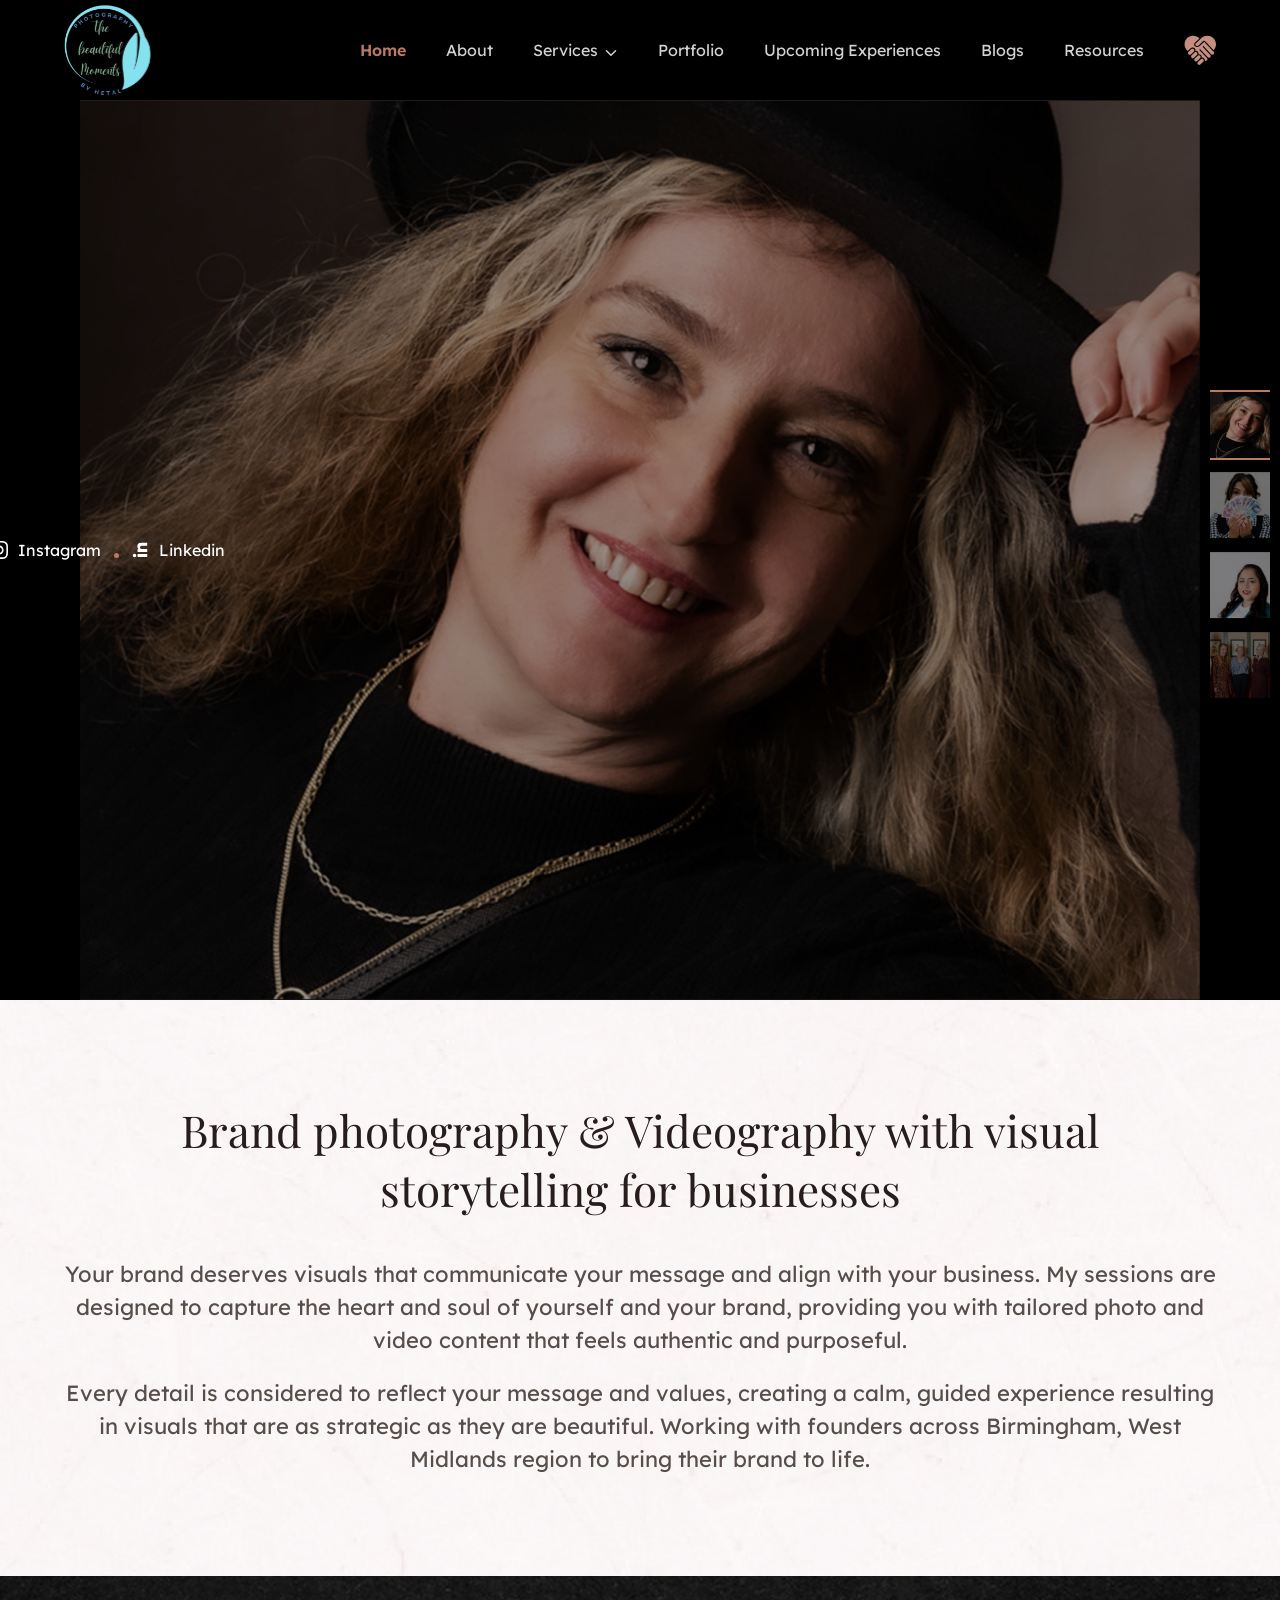
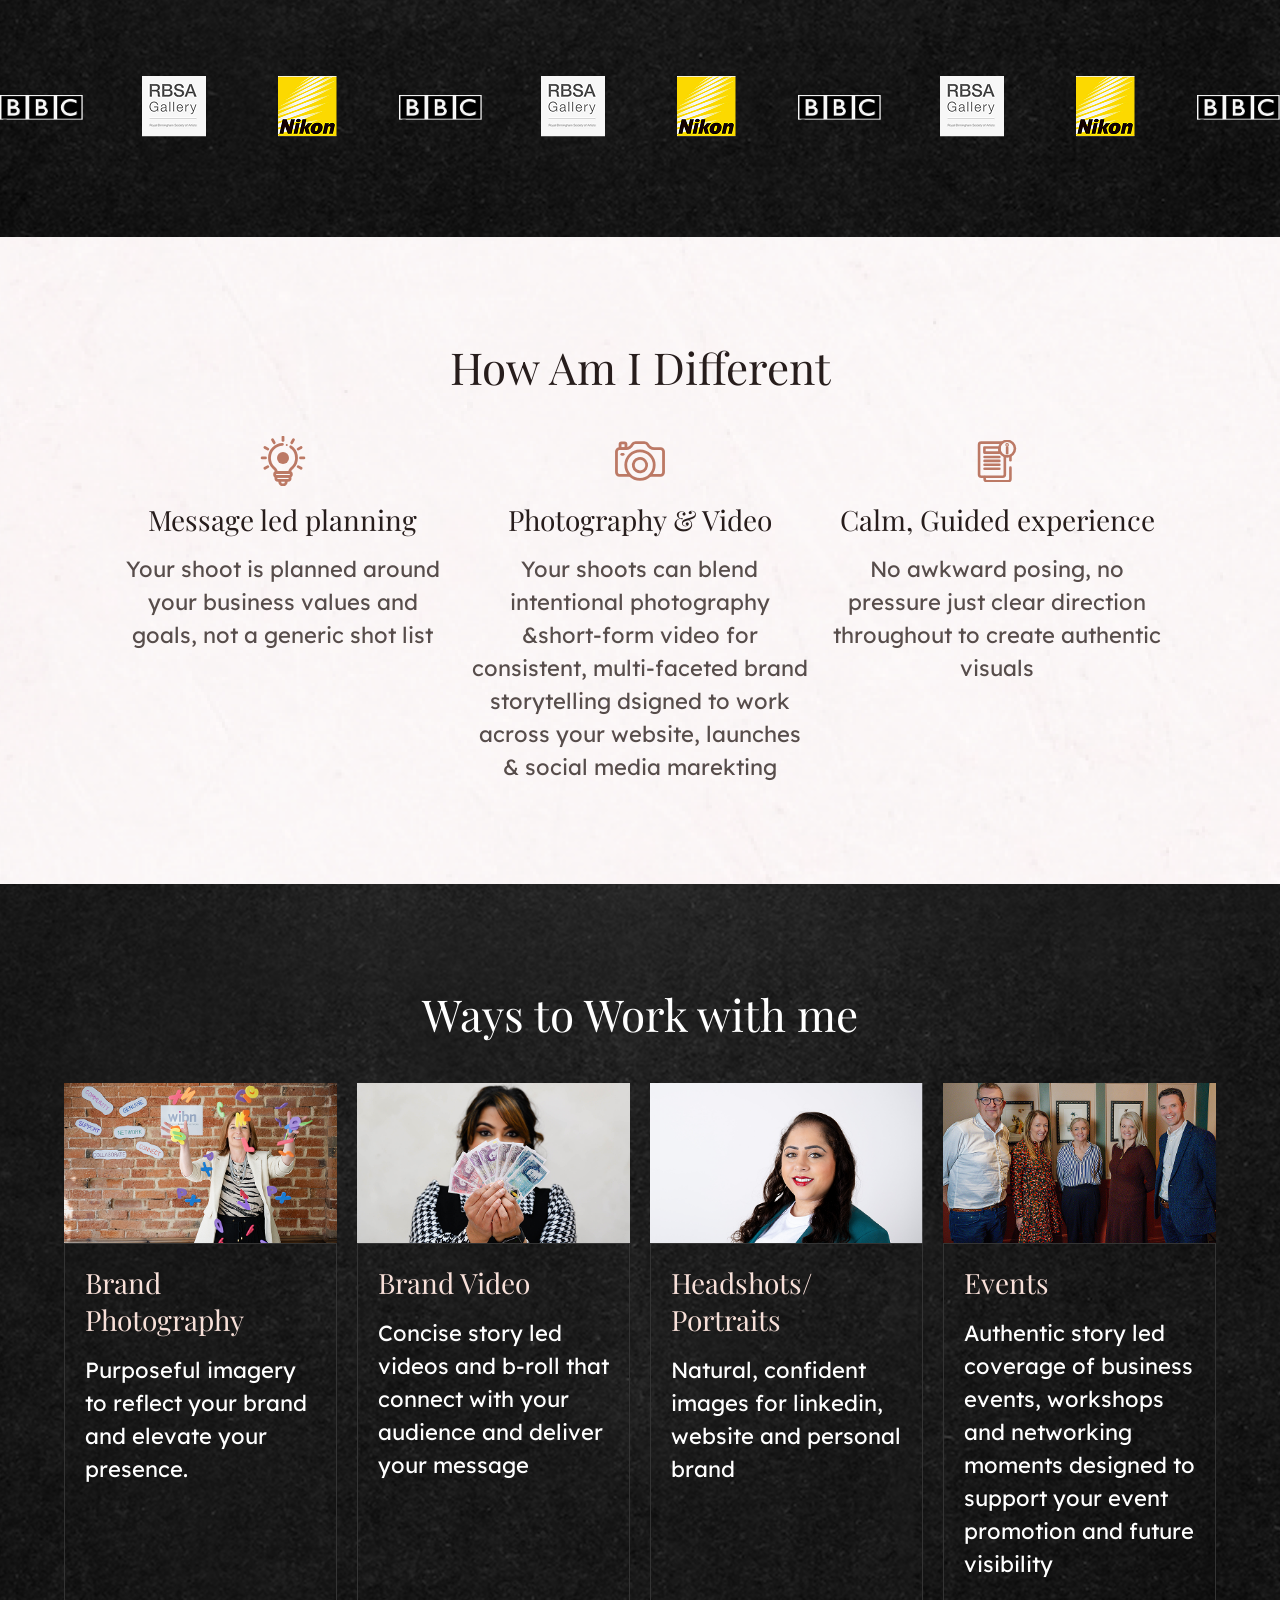
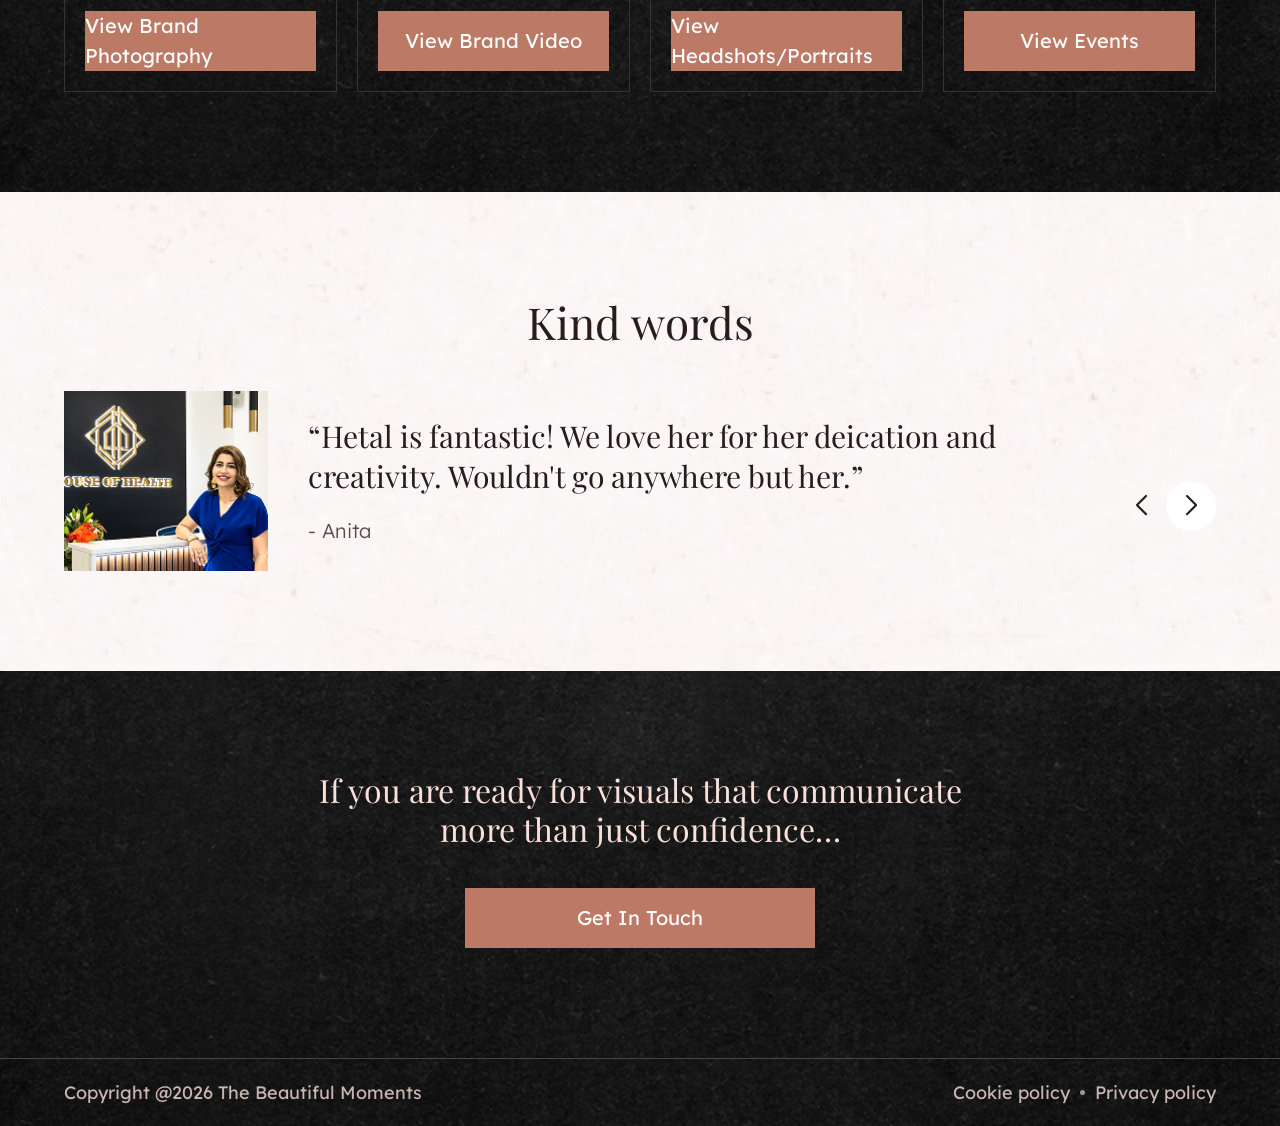
<file: index.html>
<!DOCTYPE html>
<html lang="en">

<head>
    <meta charset="UTF-8" />
    <meta name="viewport" content="width=device-width, initial-scale=1.0" />
    <title>Beautiful Moment</title>
    <link href="https://cdn.jsdelivr.net/npm/bootstrap@5.3.3/dist/css/bootstrap.min.css" rel="stylesheet">
    <link rel="stylesheet" href="https://cdn.jsdelivr.net/npm/swiper@11/swiper-bundle.min.css" />
    <link rel="stylesheet" href="css/style.css" />
    <link rel="stylesheet" href="css/responsive.css" />
</head>

<body>
    <header class="main-header">
        <div class="bm-container">
            <nav class="navbar navbar-expand-lg navbar-dark bg-transparent justify-content-between">
                <a class="navbar-brand" href="index.html">
                    <img src="media-images/logo.svg" alt="Beautiful Moment Logo" class="header-logo">
                </a>
                <div class="d-flex align-items-center nav-right">
                    <button class="navbar-toggler" type="button" data-bs-toggle="collapse" data-bs-target="#navbarNav"
                        aria-controls="navbarNav" aria-expanded="false" aria-label="Toggle navigation">
                        <img src="./media-images/menu-toggle.svg" alt="">
                    </button>
                    <div class="collapse navbar-collapse justify-content-center" id="navbarNav">
                        <ul class="navbar-nav mx-auto">
                            <li class="nav-item">
                                <a class="nav-link active" aria-current="page" href="index.html">Home</a>
                            </li>
                            <li class="nav-item">
                                <a class="nav-link" href="about.html">About</a>
                            </li>
                            <li class="nav-item dropdown">
                                <a class="nav-link dropdown-toggle" href="service.html" id="navbarDropdown"
                                    role="button" data-bs-toggle="dropdown" aria-expanded="false">
                                    Services
                                </a>
                                <ul class="dropdown-menu" aria-labelledby="navbarDropdown">
                                    <li><a class="dropdown-item" href="service.html">All Services</a></li>
                                    <li>
                                        <hr class="dropdown-divider">
                                    </li>
                                    <li><a class="dropdown-item" href="service-inner.html">Brand Photography</a></li>
                                    <li><a class="dropdown-item" href="#">Brand Video</a></li>
                                    <li><a class="dropdown-item" href="#">Headshots/Portraits</a></li>
                                    <li><a class="dropdown-item" href="#">Event</a></li>
                                </ul>
                            </li>
                            <li class="nav-item">
                                <a class="nav-link" href="portfolio.html">Portfolio</a>
                            </li>
                            <li class="nav-item">
                                <a class="nav-link" href="experiences.html">Upcoming Experiences</a>
                            </li>
                            <li class="nav-item">
                                <a class="nav-link" href="blog.html">Blogs</a>
                            </li>
                            <li class="nav-item">
                                <a class="nav-link" href="#">Resources</a>
                            </li>
                        </ul>
                    </div>
                    <div class="header-action">
                        <a class="btn-heart" data-bs-toggle="offcanvas" href="#heartOffcanvas" role="button"
                            aria-controls="heartOffcanvas">
                            <img src="media-images/heart-icon.svg" alt="Heart Button Icon">
                        </a>
                    </div>
                </div>
            </nav>
        </div>
    </header>
    <main>
        <!-- Hero-Section -->
        <section>
            <div class="hero-section">
                <!-- Social Links - Left Side -->
                <div class="hero-social">
                    <ul>
                        <li> <a href="#" target="_blank"><img src="media-images/facebook-icon.svg" alt="">
                                <span>Facebook</span></a>
                        </li>
                        <li> <a href="#" target="_blank"><img src="media-images/instagram-icon.svg" alt="">
                                <span>Instagram</span></a>
                        </li>
                        <li> <a href="#" target="_blank"><img src="media-images/linkdein-icon.svg" alt="">
                                <span>Linkedin</span></a>
                        </li>
                    </ul>
                </div>

                <!-- Main Slider -->
                <div class="hero-slider-wrap">
                    <div class="swiper heroSwiper">
                        <div class="swiper-wrapper">
                            <div class="swiper-slide">
                                <img src="./media-images/hero-banner-image.png" alt="Hero Slide 1">
                            </div>
                            <div class="swiper-slide">
                                <img src="./media-images/why-us-2.png" alt="Hero Slide 2">
                            </div>
                            <div class="swiper-slide">
                                <img src="./media-images/why-us-3.png" alt="Hero Slide 3">
                            </div>
                            <div class="swiper-slide">
                                <img src="./media-images/why-us-4.png" alt="Hero Slide 4">
                            </div>
                        </div>
                    </div>
                </div>

                <!-- Thumbnail Navigation - Right Side -->
                <div class="hero-thumbs">
                    <div class="swiper heroThumbs">
                        <div class="swiper-wrapper">
                            <div class="swiper-slide">
                                <img src="./media-images/hero-banner-image.png" alt="Thumb 1">
                            </div>
                            <div class="swiper-slide">
                                <img src="./media-images/why-us-2.png" alt="Thumb 2">
                            </div>
                            <div class="swiper-slide">
                                <img src="./media-images/why-us-3.png" alt="Thumb 3">
                            </div>
                            <div class="swiper-slide">
                                <img src="./media-images/why-us-4.png" alt="Thumb 4">
                            </div>
                        </div>
                    </div>
                </div>
            </div>
        </section>
        <!-- Brand Photography -->
        <section>
            <div class="brand-photography py-100">
                <div class="bm-container">
                    <div class="brand-content">
                        <h2>Brand photography & Videography with visual storytelling for businesses</h2>
                        <p>Your brand deserves visuals that communicate your message and align with your business. My
                            sessions are designed to capture the heart and soul of yourself and your brand, providing
                            you with tailored photo and video content that feels authentic and purposeful.</p>
                        <p>Every detail is considered to reflect your message and values, creating a calm, guided
                            experience resulting in visuals that are as strategic as they are beautiful. Working with
                            founders across Birmingham, West Midlands region to bring their brand to life.</p>
                    </div>
                </div>
            </div>
        </section>
        <!-- Partner Section -->
        <section>
            <div class="dark-bg py-100 overflow-hidden">
                <div class="swiper partnerSwiper">
                    <div class="swiper-wrapper partner-content align-items-center">
                        <div class="swiper-slide text-center"><img src="./media-images/brand-logo-1.png" alt=""></div>
                        <div class="swiper-slide text-center"><img src="./media-images/brand-logo-2.png" alt=""></div>
                        <div class="swiper-slide text-center"><img src="./media-images/brand-logo-3.png" alt=""></div>
                        <div class="swiper-slide text-center"><img src="./media-images/brand-logo-1.png" alt=""></div>
                        <div class="swiper-slide text-center"><img src="./media-images/brand-logo-2.png" alt=""></div>
                        <div class="swiper-slide text-center"><img src="./media-images/brand-logo-3.png" alt=""></div>
                        <div class="swiper-slide text-center"><img src="./media-images/brand-logo-1.png" alt=""></div>
                        <div class="swiper-slide text-center"><img src="./media-images/brand-logo-2.png" alt=""></div>
                        <div class="swiper-slide text-center"><img src="./media-images/brand-logo-3.png" alt=""></div>
                        <div class="swiper-slide text-center"><img src="./media-images/brand-logo-1.png" alt=""></div>
                        <div class="swiper-slide text-center"><img src="./media-images/brand-logo-2.png" alt=""></div>
                        <div class="swiper-slide text-center"><img src="./media-images/brand-logo-3.png" alt=""></div>
                    </div>
                </div>
            </div>
        </section>
        <!-- How Am I Different -->
        <section>
            <div class="bm-container">
                <div class="how-different py-100">
                    <h2>How Am I Different</h2>
                    <div class="how-different-grid">
                        <div class="how-different-card">
                            <div class="card-image">
                                <img src="./media-images/how-different-1.svg" alt="how-different">
                            </div>
                            <div class="card-content">
                                <h3>Message led planning</h3>
                                <p>Your shoot is planned around your business values and goals, not a generic shot list
                                </p>
                            </div>
                        </div>
                        <div class="how-different-card">
                            <div class="card-image">
                                <img src="./media-images/how-different-2.svg" alt="how-different">
                            </div>
                            <div class="card-content">
                                <h3>Photography & Video</h3>
                                <p>Your shoots can blend intentional photography &short-form video for consistent,
                                    multi-faceted brand storytelling dsigned to work across your website, launches &
                                    social media marekting</p>
                            </div>
                        </div>
                        <div class="how-different-card">
                            <div class="card-image">
                                <img src="./media-images/how-different-3.svg" alt="how-different">
                            </div>
                            <div class="card-content">
                                <h3>Calm, Guided experience</h3>
                                <p>No awkward posing, no pressure just clear direction throughout to create authentic
                                    visuals</p>
                            </div>
                        </div>
                    </div>
                </div>
            </div>

        </section>
        <!-- Ways to Work with me -->
        <section>
            <div class="why-us-main dark-bg py-100">
                <div class="bm-container ">
                    <h2>Ways to Work with me</h2>
                    <div class="why-us-grid">
                        <div class="why-us-card">
                            <div class="card-image">
                                <img src="./media-images/why-us-1.png" alt="why-us">
                            </div>
                            <div class="why-us-card-content">
                                <h3>Brand Photography</h3>
                                <p>Purposeful imagery to reflect your brand and elevate your presence.</p>
                                <a href="service-inner.html" class="btn-primary">View Brand Photography</a>
                            </div>
                        </div>
                        <div class="why-us-card">
                            <div class="card-image">
                                <img src="./media-images/why-us-2.png" alt="why-us">
                            </div>
                            <div class="why-us-card-content">
                                <h3>Brand Video</h3>
                                <p>Concise story led videos and b-roll that connect with your audience and deliver your
                                    message </p>
                                <a href="service.html" class="btn-primary">View Brand Video</a>
                            </div>
                        </div>
                        <div class="why-us-card">
                            <div class="card-image">
                                <img src="./media-images/why-us-3.png" alt="why-us">
                            </div>
                            <div class="why-us-card-content">
                                <h3>Headshots/ Portraits </h3>
                                <p>Natural, confident images for linkedin, website and personal brand</p>
                                <a href="service.html" class="btn-primary">View Headshots/Portraits</a>
                            </div>
                        </div>
                        <div class="why-us-card">
                            <div class="card-image">
                                <img src="./media-images/why-us-4.png" alt="why-us">
                            </div>
                            <div class="why-us-card-content">
                                <h3>Events</h3>
                                <p>Authentic story led coverage of business events, workshops and networking moments
                                    designed to support your event promotion and future visibility</p>
                                <a href="service.html" class="btn-primary">View Events</a>
                            </div>
                        </div>
                    </div>
                </div>
            </div>
        </section>
        <!-- Client Feedback -->
        <section>
            <div class="bm-container">
                <div class="client-feedback py-100">
                    <h2>Kind words</h2>
                    <div class="client-feedback-slider position-relative">
                        <div class="swiper feedbackSwiper">
                            <div class="swiper-wrapper">
                                <div class="swiper-slide">
                                    <div class="testimonial-slide">
                                        <div class="testimonial-img">
                                            <img src="./media-images/client-feedback.png" alt="Testimonial Image">
                                        </div>
                                        <div class="testimonial-content">
                                            <p class="quote">“Hetal is fantastic! We love her for her deication and
                                                creativity. Wouldn't go anywhere but her.”</p>
                                            <span class="author">- Anita</span>
                                        </div>
                                    </div>
                                </div>
                                <div class="swiper-slide">
                                    <div class="testimonial-slide">
                                        <div class="testimonial-img">
                                            <img src="./media-images/client-feedback.png" alt="Testimonial Image">
                                        </div>
                                        <div class="testimonial-content">
                                            <p class="quote">“Absolutely stunning work! The attention to detail and
                                                storytelling is unmatched. Highly recommended!”</p>
                                            <span class="author">- Sarah</span>
                                        </div>
                                    </div>
                                </div>
                            </div>
                        </div>
                        <div class="feedback-navigation">
                            <div class="swiper-button-prev feedback-prev"></div>
                            <div class="swiper-button-next feedback-next"></div>
                        </div>
                    </div>
                </div>
            </div>
        </section>
    </main>
    <footer>
        <div class="dark-bg">
            <div class="bm-container">
                <div class="footer-content py-100">
                    <h3>If you are ready for visuals that communicate more than just confidence…</h3>
                    <a data-bs-toggle="offcanvas" href="#heartOffcanvas" role="button" aria-controls="heartOffcanvas"
                        class="btn-primary">Get In Touch</a>
                </div>
            </div>

            <div class="footer-copyright">
                <div class="bm-container">
                    <p>Copyright @2026 The Beautiful Moments</p>
                    <div class="cookies-policy"><a href="#">Cookie policy</a><a href="#">Privacy policy</a></div>
                </div>
            </div>
        </div>
    </footer>

    <!-- Offcanvas for Heart Button -->
    <div class="custom-offcanvas">
        <div class="offcanvas offcanvas-end" tabindex="-1" id="heartOffcanvas" aria-labelledby="heartOffcanvasLabel">
            <div class="offcanvas-header justify-content-between">
                <h3 class="offcanvas-title" id="heartOffcanvasLabel">Get In Touch</h3>
                <button type="button" data-bs-dismiss="offcanvas" aria-label="Close"><img
                        src="./media-images/close-icon.svg" alt=""></button>
            </div>
            <div class="offcanvas-body">
                <div class="opening-hours">
                    <h4>Opening Hours</h4>
                    <div class="hours-item">
                        <p>Monday – Friday</p>
                        <p>10 am – 5 pm</p>
                    </div>
                    <div class="hours-item">
                        <p>Weekends</p>
                        <p>10 am – 2 pm</p>
                    </div>
                    <div class="hours-item">
                        <p>Holidays</p>
                        <p>Closed</p>
                    </div>
                </div>
                <div class="opening-hours">
                    <h4>Contact Us</h4>
                    <div class="contact-links">
                        <span><img src="./media-images/call-icon.svg" alt=""></span>
                        <a href="telto:+ (65) 123-272-778">+ (65) 123-272-778</a>
                    </div>
                    <div class="contact-links">
                        <span><img src="./media-images/mail-icon.svg" alt=""></span>
                        <a href="mailto:info@thebeautifulmoments.co.uk">info@thebeautifulmoments.co.uk</a>
                    </div>
                </div>
                <div class="canvas-copyright mt-auto">
                    <p>Copyright <img src="./media-images/copyright-icon.svg" alt=""> 2026 - All Rights Reserved.</p>
                    <p>Website Design & Developed by <b><a href="">Softqube Technologies LLC</a></b>.</p>
                </div>
            </div>
        </div>
    </div>
    <script src="https://cdn.jsdelivr.net/npm/bootstrap@5.3.3/dist/js/bootstrap.bundle.min.js"></script>
    <script src="https://cdn.jsdelivr.net/npm/swiper@11/swiper-bundle.min.js"></script>
    <script src="js/custom.js"></script>
</body>

</html>
</file>
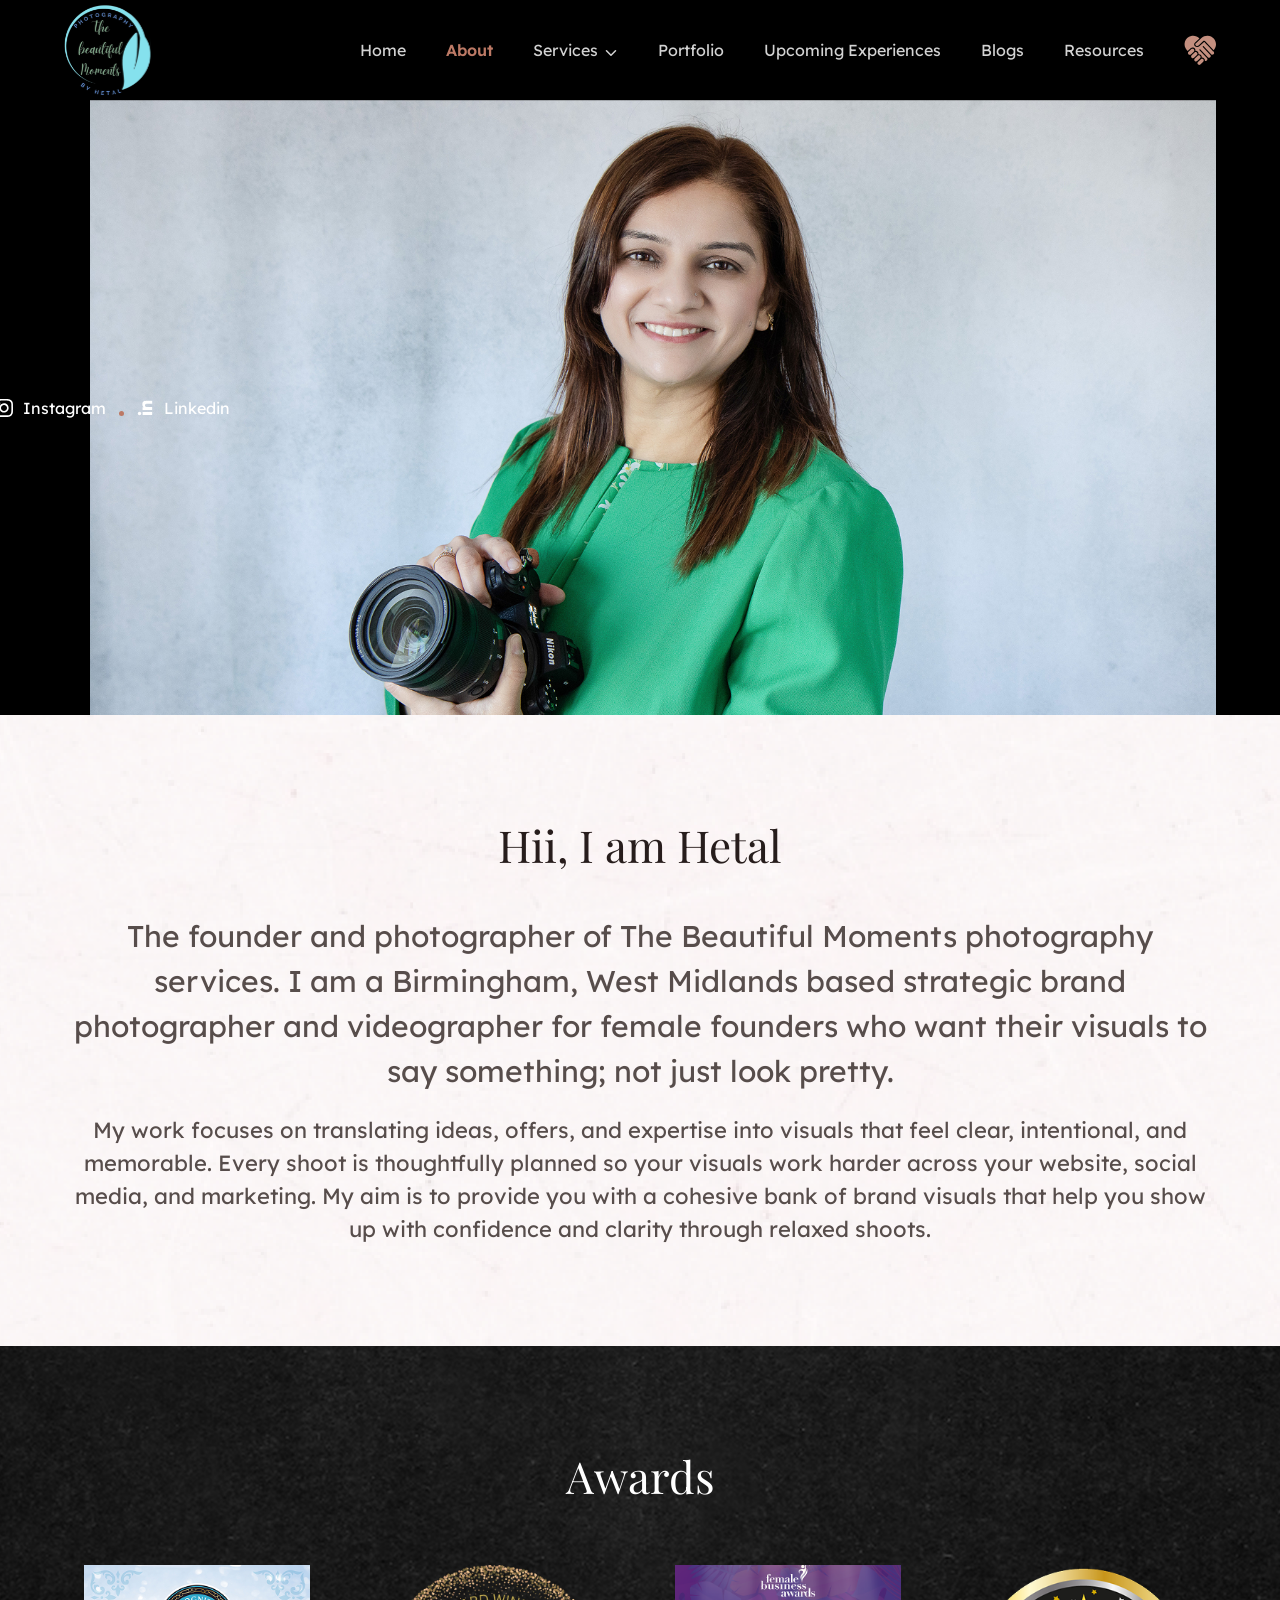
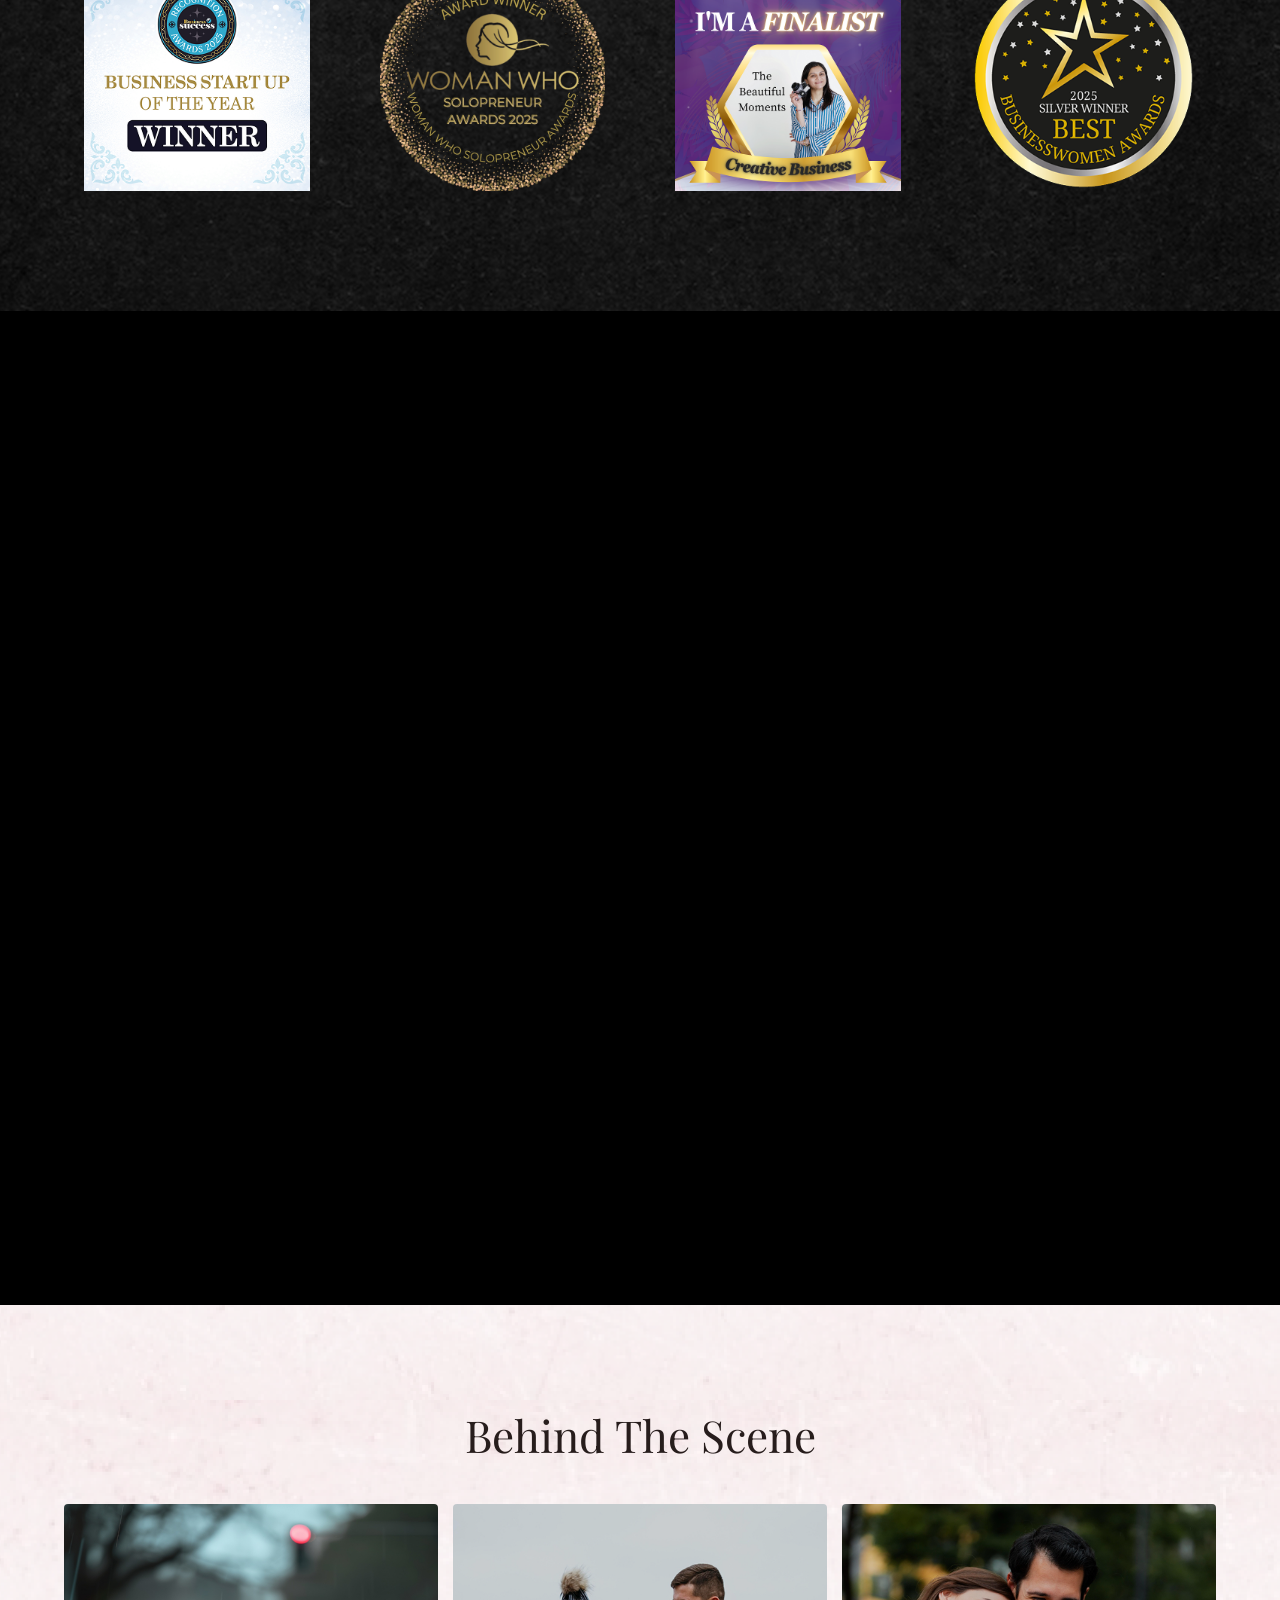
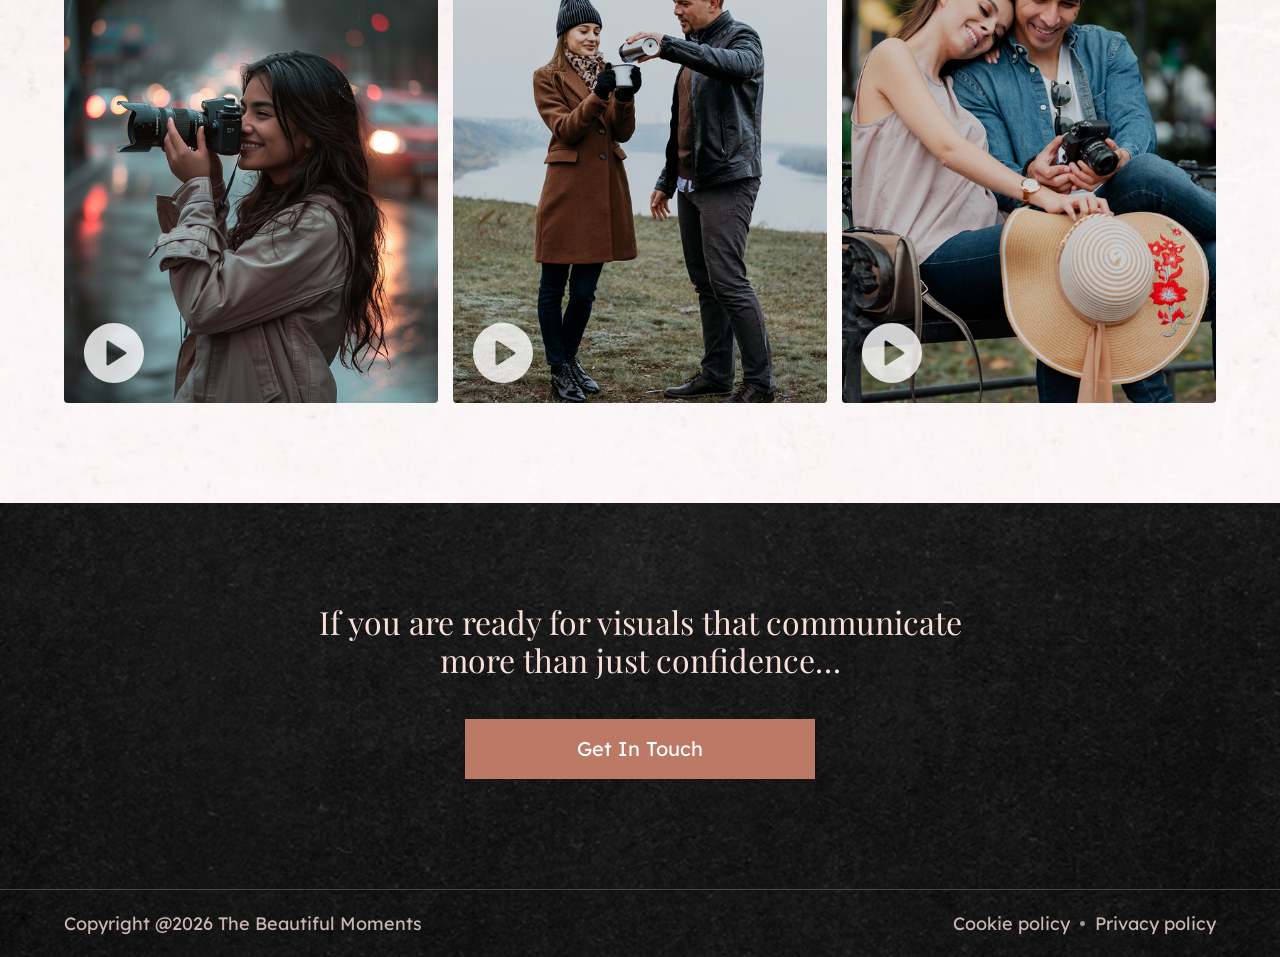
<file: about.html>
<!DOCTYPE html>
<html lang="en">

<head>
    <meta charset="UTF-8" />
    <meta name="viewport" content="width=device-width, initial-scale=1.0" />
    <title>Beautiful Moment</title>
    <link href="https://cdn.jsdelivr.net/npm/bootstrap@5.3.3/dist/css/bootstrap.min.css" rel="stylesheet">
    <link rel="stylesheet" href="https://cdn.jsdelivr.net/npm/swiper@11/swiper-bundle.min.css" />
    <link rel="stylesheet" href="https://cdn.jsdelivr.net/npm/@fancyapps/ui@5.0/dist/fancybox/fancybox.css" />
    <link rel="stylesheet" href="css/style.css" />
    <link rel="stylesheet" href="css/responsive.css" />
</head>

<body>
    <header class="main-header">
        <div class="bm-container">
            <nav class="navbar navbar-expand-lg navbar-dark bg-transparent justify-content-between">
                <a class="navbar-brand" href="index.html">
                    <img src="media-images/logo.svg" alt="Beautiful Moment Logo" class="header-logo">
                </a>
                <div class="d-flex align-items-center nav-right">
                    <button class="navbar-toggler" type="button" data-bs-toggle="collapse" data-bs-target="#navbarNav"
                        aria-controls="navbarNav" aria-expanded="false" aria-label="Toggle navigation">
                        <img src="./media-images/menu-toggle.svg" alt="">
                    </button>
                    <div class="collapse navbar-collapse justify-content-center" id="navbarNav">
                        <ul class="navbar-nav mx-auto">
                            <li class="nav-item">
                                <a class="nav-link" href="index.html">Home</a>
                            </li>
                            <li class="nav-item">
                                <a class="nav-link active" aria-current="page" href="about.html">About</a>
                            </li>
                            <li class="nav-item dropdown">
                                <a class="nav-link dropdown-toggle" href="service.html" id="navbarDropdown"
                                    role="button" data-bs-toggle="dropdown" aria-expanded="false">
                                    Services
                                </a>
                                <ul class="dropdown-menu" aria-labelledby="navbarDropdown">
                                    <li><a class="dropdown-item" href="service.html">All Services</a></li>
                                    <li>
                                        <hr class="dropdown-divider">
                                    </li>
                                    <li><a class="dropdown-item" href="service-inner.html">Brand Photography</a></li>
                                    <li><a class="dropdown-item" href="#">Brand Video</a></li>
                                    <li><a class="dropdown-item" href="#">Headshots/Portraits</a></li>
                                    <li><a class="dropdown-item" href="#">Event</a></li>
                                </ul>
                            </li>
                            <li class="nav-item">
                                <a class="nav-link" href="portfolio.html">Portfolio</a>
                            </li>
                            <li class="nav-item">
                                <a class="nav-link" href="experiences.html">Upcoming Experiences</a>
                            </li>
                            <li class="nav-item">
                                <a class="nav-link" href="blog.html">Blogs</a>
                            </li>
                            <li class="nav-item">
                                <a class="nav-link" href="#">Resources</a>
                            </li>
                        </ul>
                    </div>
                    <div class="header-action">
                        <a class="btn-heart" data-bs-toggle="offcanvas" href="#heartOffcanvas" role="button"
                            aria-controls="heartOffcanvas">
                            <img src="media-images/heart-icon.svg" alt="Heart Button Icon">
                        </a>
                    </div>
                </div>
            </nav>
        </div>
    </header>
    <main>
        <!-- Hero-Section -->
        <section>
            <div class="hero-section about-hero">
                <!-- Social Links - Left Side -->
                <div class="hero-social">
                    <ul>
                        <li> <a href="#" target="_blank"><img src="media-images/facebook-icon.svg" alt="">
                                <span>Facebook</span></a>
                        </li>
                        <li> <a href="#" target="_blank"><img src="media-images/instagram-icon.svg" alt="">
                                <span>Instagram</span></a>
                        </li>
                        <li> <a href="#" target="_blank"><img src="media-images/linkdein-icon.svg" alt="">
                                <span>Linkedin</span></a>
                        </li>
                    </ul>
                </div>
                <!-- Main Slider -->
                <div class="bm-container">
                    <div class="about-banner">
                        <img src="./media-images/About Banner Image.png" alt="Hero Slide 1">
                    </div>
                </div>
            </div>
        </section>
        <!-- Brand Photography -->
        <section>
            <div class="brand-photography py-100">
                <div class="bm-container">
                    <div class="brand-content about-brand">
                        <h2>Hii, I am Hetal</h2>
                        <p>The founder and photographer of The Beautiful Moments photography services. I am a
                            Birmingham, West Midlands based strategic brand photographer and videographer for female
                            founders who want their visuals to say something; not just look pretty.</p>
                        <p>My work focuses on translating ideas, offers, and expertise into visuals that feel clear,
                            intentional, and memorable. Every shoot is thoughtfully planned so your visuals work harder
                            across your website, social media, and marketing. My aim is to provide you with a cohesive
                            bank of brand visuals that help you show up with confidence and clarity through relaxed
                            shoots.</p>
                    </div>
                </div>
            </div>
        </section>
        <!-- Awards Section -->
        <section>
            <div class="dark-bg">
                <div class="awards-section py-100">
                    <div class="bm-container">
                        <h2>Awards</h2>
                        <div class="swiper awardsSwiper">
                            <div class="swiper-wrapper">
                                <div class="swiper-slide">
                                    <div class="award-badge">
                                        <img src="./media-images/award-1.png" alt="Award 1">
                                    </div>
                                </div>
                                <div class="swiper-slide">
                                    <div class="award-badge">
                                        <img src="./media-images/award-2.png" alt="Award 2">
                                    </div>
                                </div>
                                <div class="swiper-slide">
                                    <div class="award-badge">
                                        <img src="./media-images/award-3.png" alt="Award 3">
                                    </div>
                                </div>
                                <div class="swiper-slide">
                                    <div class="award-badge">
                                        <img src="./media-images/award-4.png" alt="Award 4">
                                    </div>
                                </div>
                                <div class="swiper-slide">
                                    <div class="award-badge">
                                        <img src="./media-images/award-5.png" alt="Award 5">
                                    </div>
                                </div>
                                <div class="swiper-slide">
                                    <div class="award-badge">
                                        <img src="./media-images/award-2.png" alt="Award 2">
                                    </div>
                                </div>
                                <div class="swiper-slide">
                                    <div class="award-badge">
                                        <img src="./media-images/award-1.png" alt="Award 1">
                                    </div>
                                </div>
                                <div class="swiper-slide">
                                    <div class="award-badge">
                                        <img src="./media-images/award-3.png" alt="Award 3">
                                    </div>
                                </div>
                                <div class="swiper-slide">
                                    <div class="award-badge">
                                        <img src="./media-images/award-4.png" alt="Award 4">
                                    </div>
                                </div>
                                <div class="swiper-slide">
                                    <div class="award-badge">
                                        <img src="./media-images/award-5.png" alt="Award 5">
                                    </div>
                                </div>
                                <div class="swiper-slide">
                                    <div class="award-badge">
                                        <img src="./media-images/award-2.png" alt="Award 2">
                                    </div>
                                </div>
                                <div class="swiper-slide">
                                    <div class="award-badge">
                                        <img src="./media-images/award-3.png" alt="Award 3">
                                    </div>
                                </div>
                            </div>
                        </div>
                    </div>
                </div>
            </div>
        </section>
        <!-- Video / Showreel Section -->
        <section>
            <div class="video-showreel">

                <div class="video-wrapper">
                    <iframe width="100%" height="994" src="https://www.youtube.com/embed/dQw4w9WgXcQ"
                        title="YouTube video player" frameborder="0"
                        allow="accelerometer; autoplay; clipboard-write; encrypted-media; gyroscope; picture-in-picture; web-share"
                        referrerpolicy="strict-origin-when-cross-origin" allowfullscreen></iframe>
                </div>

            </div>
        </section>
        <!-- Behind The Scene Section -->
        <section>
            <div class="behind-the-scene py-100">
                <div class="bm-container">
                    <h2>Behind The Scene</h2>
                    <div class="bts-grid">
                        <a data-fancybox="bts-gallery" href="./media-images/bts-1.png" class="bts-item">
                            <img src="./media-images/bts-1.png" alt="Behind The Scene 1">
                            <div class="bts-overlay">
                                <img src="./media-images/play-icon.svg" alt="View">
                            </div>
                        </a>
                        <a data-fancybox="bts-gallery" href="./media-images/bts-2.png" class="bts-item">
                            <img src="./media-images/bts-2.png" alt="Behind The Scene 2">
                            <div class="bts-overlay">
                                <img src="./media-images/play-icon.svg" alt="View">
                            </div>
                        </a>
                        <a data-fancybox="bts-gallery" href="./media-images/bts-3.png" class="bts-item">
                            <img src="./media-images/bts-3.png" alt="Behind The Scene 3">
                            <div class="bts-overlay">
                                <img src="./media-images/play-icon.svg" alt="View">
                            </div>
                        </a>
                    </div>
                </div>
            </div>
        </section>
    </main>
    <footer>
        <div class="dark-bg">
            <div class="bm-container">
                <div class="footer-content py-100">
                    <h3>If you are ready for visuals that communicate more than just confidence…</h3>
                    <a data-bs-toggle="offcanvas" href="#heartOffcanvas" role="button" aria-controls="heartOffcanvas"
                        class="btn-primary">Get In Touch</a>
                </div>
            </div>

            <div class="footer-copyright">
                <div class="bm-container">
                    <p>Copyright @2026 The Beautiful Moments</p>
                    <div class="cookies-policy"><a href="#">Cookie policy</a><a href="#">Privacy policy</a></div>
                </div>
            </div>
        </div>
    </footer>

    <!-- Offcanvas for Heart Button -->
    <div class="custom-offcanvas">
        <div class="offcanvas offcanvas-end" tabindex="-1" id="heartOffcanvas" aria-labelledby="heartOffcanvasLabel">
            <div class="offcanvas-header justify-content-between">
                <h3 class="offcanvas-title" id="heartOffcanvasLabel">Get In Touch</h3>
                <button type="button" data-bs-dismiss="offcanvas" aria-label="Close"><img
                        src="./media-images/close-icon.svg" alt=""></button>
            </div>
            <div class="offcanvas-body">
                <div class="opening-hours">
                    <h4>Opening Hours</h4>
                    <div class="hours-item">
                        <p>Monday – Friday</p>
                        <p>10 am – 5 pm</p>
                    </div>
                    <div class="hours-item">
                        <p>Weekends</p>
                        <p>10 am – 2 pm</p>
                    </div>
                    <div class="hours-item">
                        <p>Holidays</p>
                        <p>Closed</p>
                    </div>
                </div>
                <div class="opening-hours">
                    <h4>Contact Us</h4>
                    <div class="contact-links">
                        <span><img src="./media-images/call-icon.svg" alt=""></span>
                        <a href="telto:+ (65) 123-272-778">+ (65) 123-272-778</a>
                    </div>
                    <div class="contact-links">
                        <span><img src="./media-images/mail-icon.svg" alt=""></span>
                        <a href="mailto:info@thebeautifulmoments.co.uk">info@thebeautifulmoments.co.uk</a>
                    </div>
                </div>
                <div class="canvas-copyright mt-auto">
                    <p>Copyright <img src="./media-images/copyright-icon.svg" alt=""> 2026 - All Rights Reserved.</p>
                    <p>Website Design & Developed by <b><a href="">Softqube Technologies LLC</a></b>.</p>
                </div>
            </div>
        </div>
    </div>
    <script src="https://cdn.jsdelivr.net/npm/bootstrap@5.3.3/dist/js/bootstrap.bundle.min.js"></script>
    <script src="https://cdn.jsdelivr.net/npm/swiper@11/swiper-bundle.min.js"></script>
    <script src="https://cdn.jsdelivr.net/npm/@fancyapps/ui@5.0/dist/fancybox/fancybox.umd.js"></script>
    <script src="js/custom.js"></script>
</body>

</html>
</file>
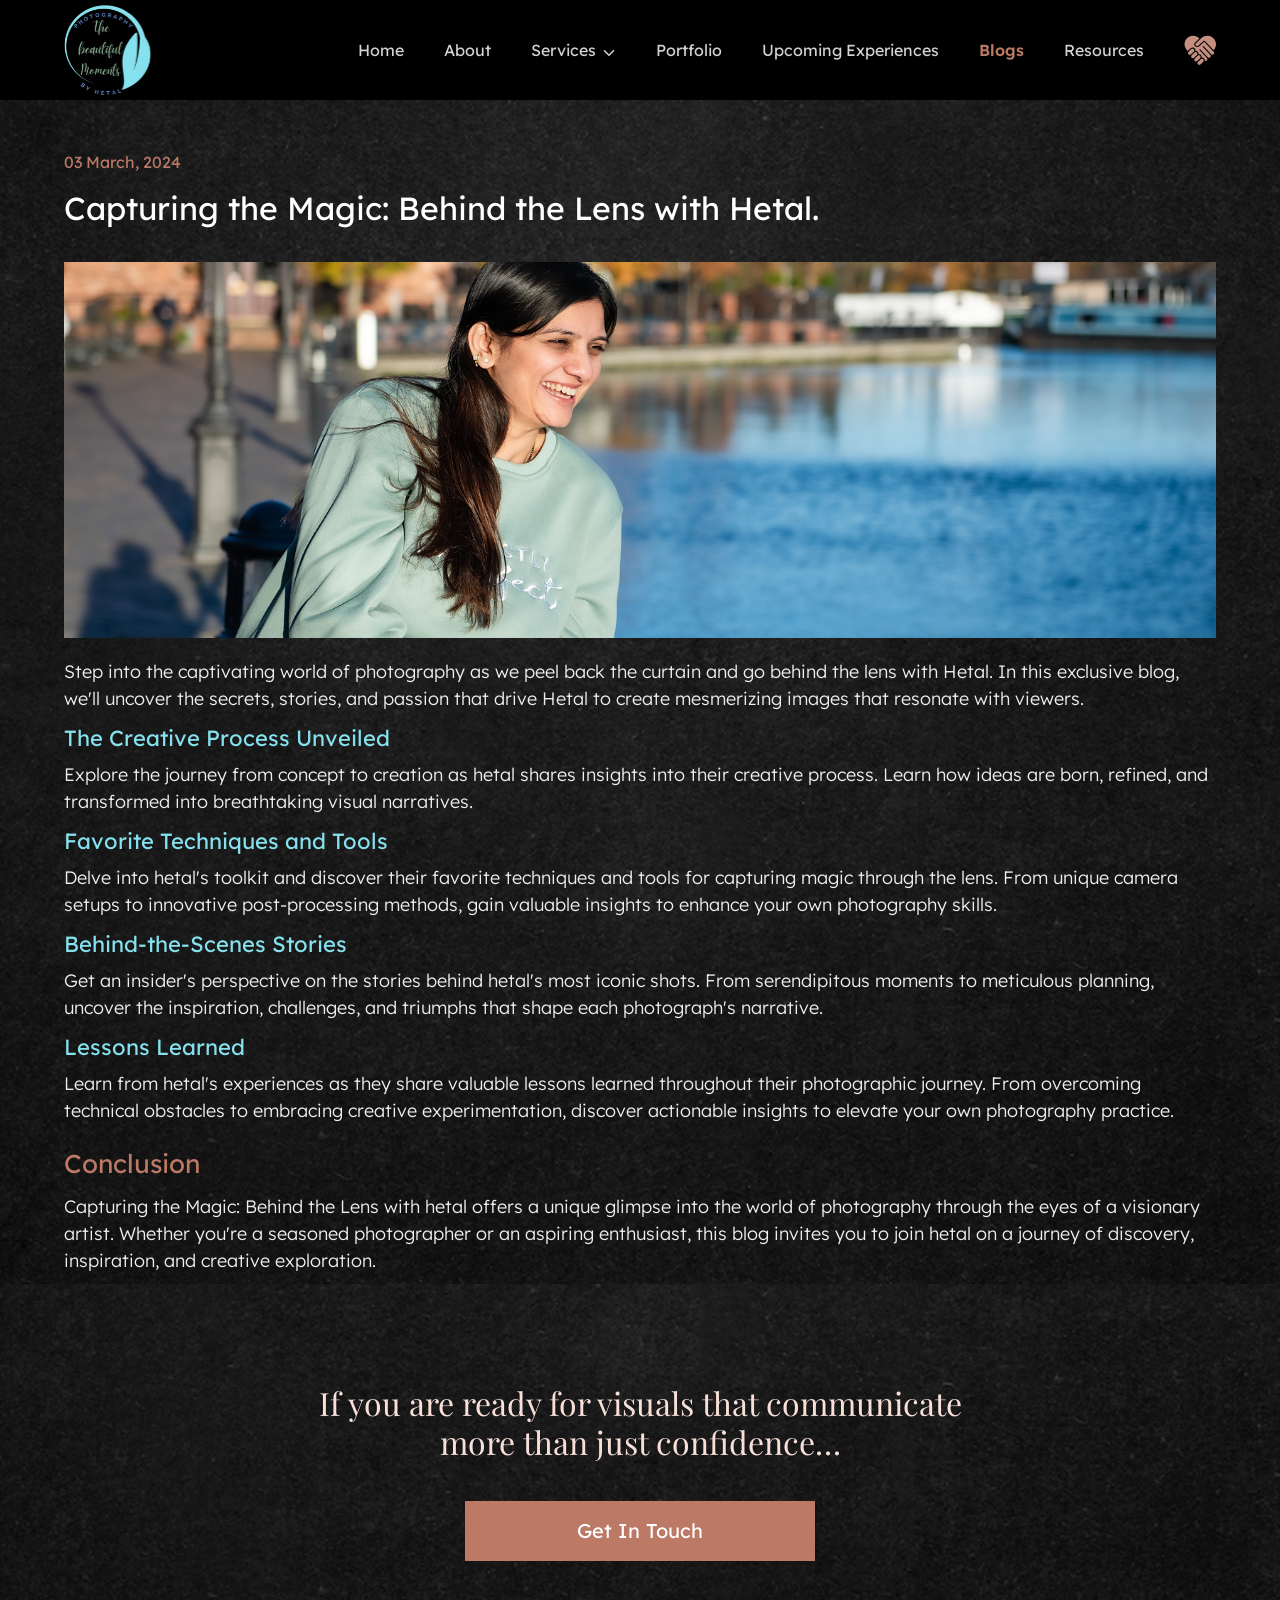
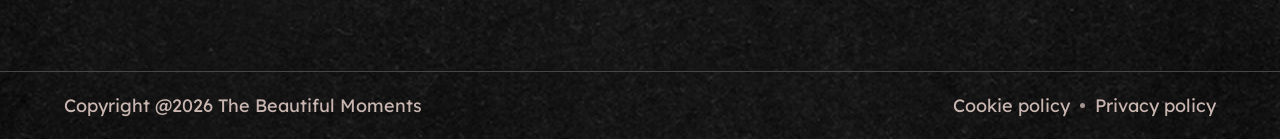
<file: blog-detail-page.html>
<!DOCTYPE html>
<html lang="en">

<head>
    <meta charset="UTF-8" />
    <meta name="viewport" content="width=device-width, initial-scale=1.0" />
    <title>Beautiful Moment</title>
    <link href="https://cdn.jsdelivr.net/npm/bootstrap@5.3.3/dist/css/bootstrap.min.css" rel="stylesheet">
    <link rel="stylesheet" href="https://cdn.jsdelivr.net/npm/swiper@11/swiper-bundle.min.css" />
    <link rel="stylesheet" href="https://cdn.jsdelivr.net/npm/@fancyapps/ui@5.0/dist/fancybox/fancybox.css" />
    <link rel="stylesheet" href="css/style.css" />
    <link rel="stylesheet" href="css/responsive.css" />
</head>

<body>
    <header class="main-header">
        <div class="bm-container">
            <nav class="navbar navbar-expand-lg navbar-dark bg-transparent justify-content-between">
                <a class="navbar-brand" href="index.html">
                    <img src="media-images/logo.svg" alt="Beautiful Moment Logo" class="header-logo">
                </a>
                <div class="d-flex align-items-center nav-right">
                    <button class="navbar-toggler" type="button" data-bs-toggle="collapse" data-bs-target="#navbarNav"
                        aria-controls="navbarNav" aria-expanded="false" aria-label="Toggle navigation">
                        <img src="./media-images/menu-toggle.svg" alt="">
                    </button>
                    <div class="collapse navbar-collapse justify-content-center" id="navbarNav">
                        <ul class="navbar-nav mx-auto">
                            <li class="nav-item">
                                <a class="nav-link" href="index.html">Home</a>
                            </li>
                            <li class="nav-item">
                                <a class="nav-link" href="about.html">About</a>
                            </li>
                            <li class="nav-item dropdown">
                                <a class="nav-link dropdown-toggle" href="service.html" id="navbarDropdown"
                                    role="button" data-bs-toggle="dropdown" aria-expanded="false">
                                    Services
                                </a>
                                <ul class="dropdown-menu" aria-labelledby="navbarDropdown">
                                    <li><a class="dropdown-item" href="service.html">All Services</a></li>
                                    <li>
                                        <hr class="dropdown-divider">
                                    </li>
                                    <li><a class="dropdown-item" href="service-inner.html">Brand Photography</a></li>
                                    <li><a class="dropdown-item" href="#">Brand Video</a></li>
                                    <li><a class="dropdown-item" href="#">Headshots/Portraits</a></li>
                                    <li><a class="dropdown-item" href="#">Event</a></li>
                                </ul>
                            </li>
                            <li class="nav-item">
                                <a class="nav-link" href="portfolio.html">Portfolio</a>
                            </li>
                            <li class="nav-item">
                                <a class="nav-link" href="experiences.html">Upcoming Experiences</a>
                            </li>
                            <li class="nav-item">
                                <a class="nav-link active" aria-current="page" href="blog.html">Blogs</a>
                            </li>
                            <li class="nav-item">
                                <a class="nav-link" href="#">Resources</a>
                            </li>
                        </ul>
                    </div>
                    <div class="header-action">
                        <a class="btn-heart" data-bs-toggle="offcanvas" href="#heartOffcanvas" role="button"
                            aria-controls="heartOffcanvas">
                            <img src="media-images/heart-icon.svg" alt="Heart Button Icon">
                        </a>
                    </div>
                </div>
            </nav>
        </div>
    </header>
    <main>
        <section class="dark-bg">
            <div class="bm-container">
                <div class="blog-details">
                    <span class="date">03 March, 2024</span>
                    <h1>Capturing the Magic: Behind the Lens with Hetal.</h1>
                    <img src="./media-images/blog-detail-image.png" alt="Blog Image">
                    <p>Step into the captivating world of photography as we peel back the curtain and go behind the lens
                        with Hetal. In this exclusive blog, we'll uncover the secrets, stories, and passion that drive
                        Hetal to create mesmerizing images that resonate with viewers.</p>
                    <h3>The Creative Process Unveiled</h3>
                    <p>Explore the journey from concept to creation as hetal shares insights into their creative
                        process. Learn how ideas are born, refined, and transformed into breathtaking visual narratives.
                    </p>
                    <h3>Favorite Techniques and Tools</h3>
                    <p>Delve into hetal's toolkit and discover their favorite techniques and tools for capturing magic
                        through the lens. From unique camera setups to innovative post-processing methods, gain valuable
                        insights to enhance your own photography skills.</p>
                    <h3>Behind-the-Scenes Stories</h3>
                    <p>Get an insider's perspective on the stories behind hetal's most iconic shots. From serendipitous
                        moments to meticulous planning, uncover the inspiration, challenges, and triumphs that shape
                        each photograph's narrative.</p>
                    <h3>Lessons Learned</h3>
                    <p>Learn from hetal's experiences as they share valuable lessons learned throughout their
                        photographic journey. From overcoming technical obstacles to embracing creative experimentation,
                        discover actionable insights to elevate your own photography practice.</p>
                    <h2>Conclusion</h2>
                    <p>Capturing the Magic: Behind the Lens with hetal offers a unique glimpse into the world of
                        photography through the eyes of a visionary artist. Whether you're a seasoned photographer or an
                        aspiring enthusiast, this blog invites you to join hetal on a journey of discovery, inspiration,
                        and creative exploration.</p>
                </div>
            </div>
        </section>
    </main>
    <footer>
        <div class="dark-bg">
            <div class="bm-container">
                <div class="footer-content py-100">
                    <h3>If you are ready for visuals that communicate more than just confidence…</h3>
                    <a data-bs-toggle="offcanvas" href="#heartOffcanvas" role="button" aria-controls="heartOffcanvas"
                        class="btn-primary">Get In Touch</a>
                </div>
            </div>

            <div class="footer-copyright">
                <div class="bm-container">
                    <p>Copyright @2026 The Beautiful Moments</p>
                    <div class="cookies-policy"><a href="#">Cookie policy</a><a href="#">Privacy policy</a></div>
                </div>
            </div>
        </div>
    </footer>

    <!-- Offcanvas for Heart Button -->
    <div class="custom-offcanvas">
        <div class="offcanvas offcanvas-end" tabindex="-1" id="heartOffcanvas" aria-labelledby="heartOffcanvasLabel">
            <div class="offcanvas-header justify-content-between">
                <h3 class="offcanvas-title" id="heartOffcanvasLabel">Get In Touch</h3>
                <button type="button" data-bs-dismiss="offcanvas" aria-label="Close"><img
                        src="./media-images/close-icon.svg" alt=""></button>
            </div>
            <div class="offcanvas-body">
                <div class="opening-hours">
                    <h4>Opening Hours</h4>
                    <div class="hours-item">
                        <p>Monday – Friday</p>
                        <p>10 am – 5 pm</p>
                    </div>
                    <div class="hours-item">
                        <p>Weekends</p>
                        <p>10 am – 2 pm</p>
                    </div>
                    <div class="hours-item">
                        <p>Holidays</p>
                        <p>Closed</p>
                    </div>
                </div>
                <div class="opening-hours">
                    <h4>Contact Us</h4>
                    <div class="contact-links">
                        <span><img src="./media-images/call-icon.svg" alt=""></span>
                        <a href="telto:+ (65) 123-272-778">+ (65) 123-272-778</a>
                    </div>
                    <div class="contact-links">
                        <span><img src="./media-images/mail-icon.svg" alt=""></span>
                        <a href="mailto:info@thebeautifulmoments.co.uk">info@thebeautifulmoments.co.uk</a>
                    </div>
                </div>
                <div class="canvas-copyright mt-auto">
                    <p>Copyright <img src="./media-images/copyright-icon.svg" alt=""> 2026 - All Rights Reserved.</p>
                    <p>Website Design & Developed by <b><a href="">Softqube Technologies LLC</a></b>.</p>
                </div>
            </div>
        </div>
    </div>
    <script src="https://cdn.jsdelivr.net/npm/bootstrap@5.3.3/dist/js/bootstrap.bundle.min.js"></script>
    <script src="https://cdn.jsdelivr.net/npm/swiper@11/swiper-bundle.min.js"></script>
    <script src="https://cdn.jsdelivr.net/npm/@fancyapps/ui@5.0/dist/fancybox/fancybox.umd.js"></script>
    <script src="js/custom.js"></script>
</body>

</html>
</file>
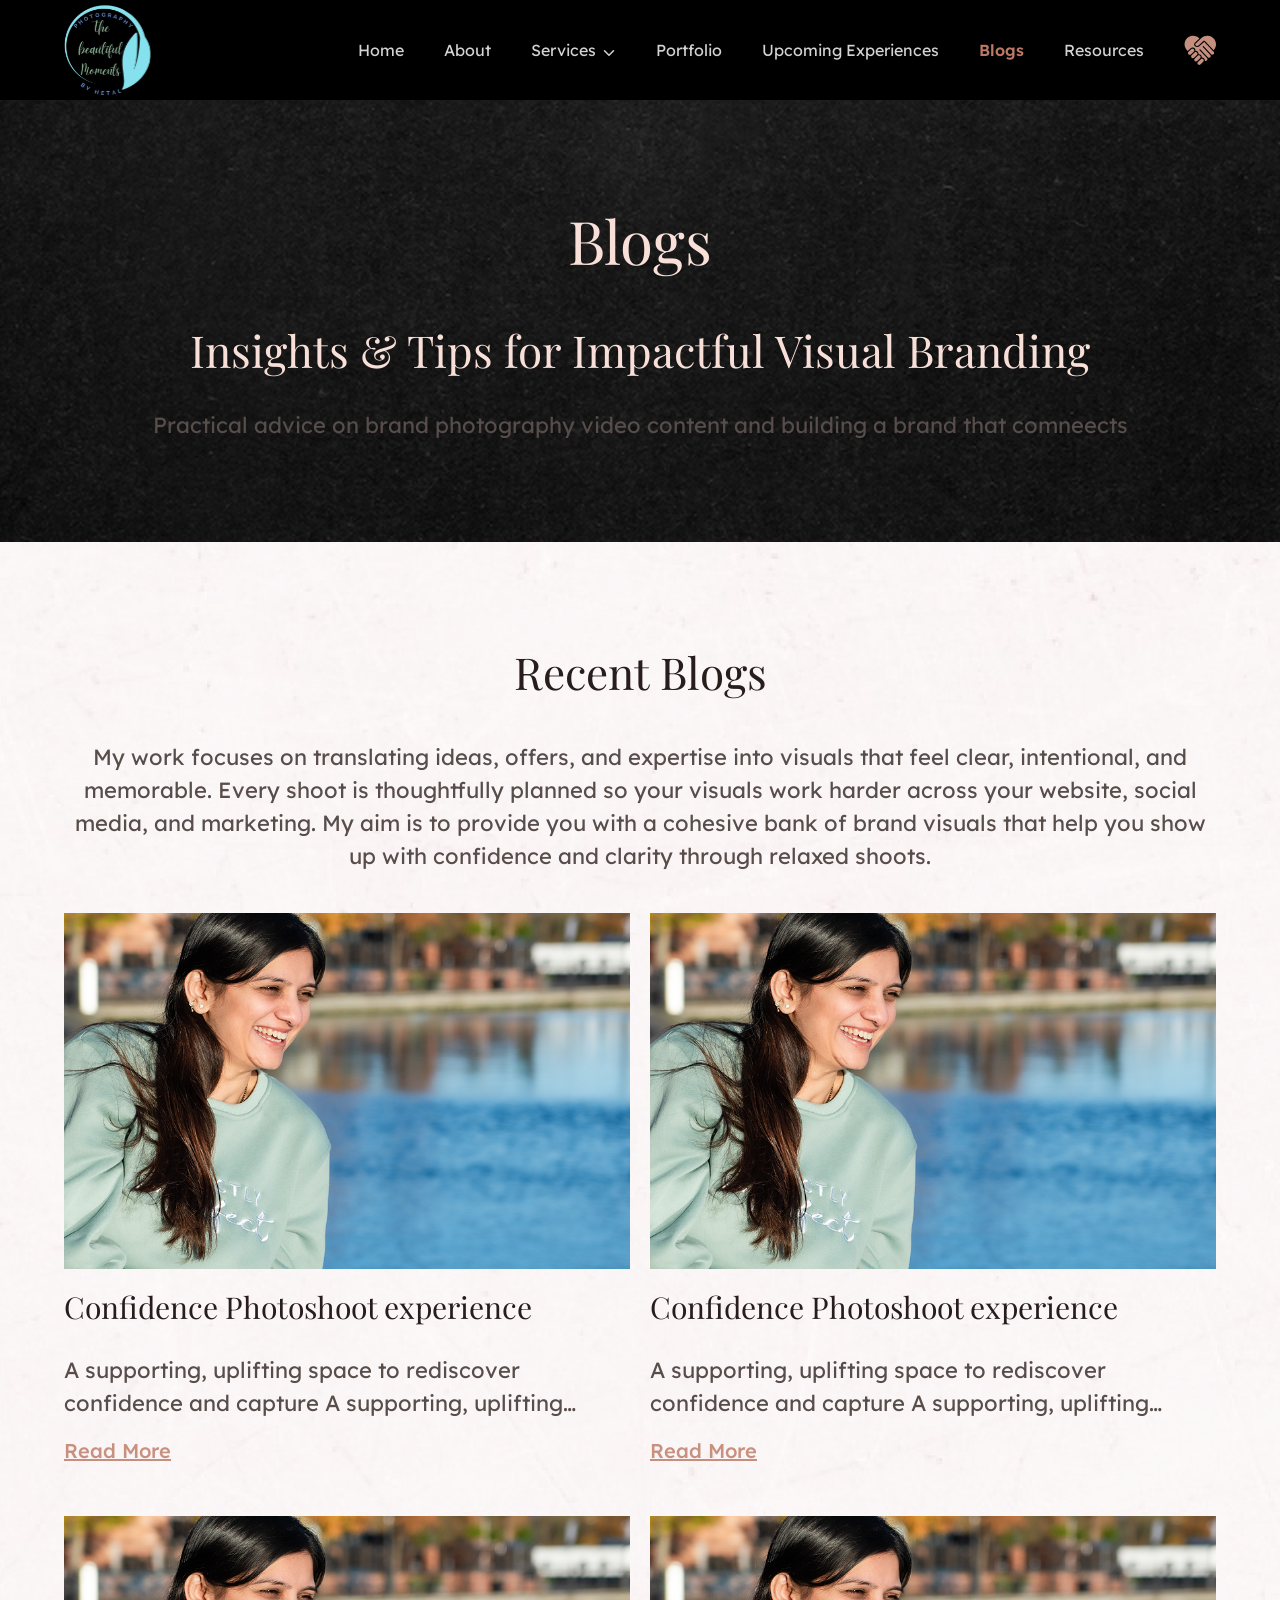
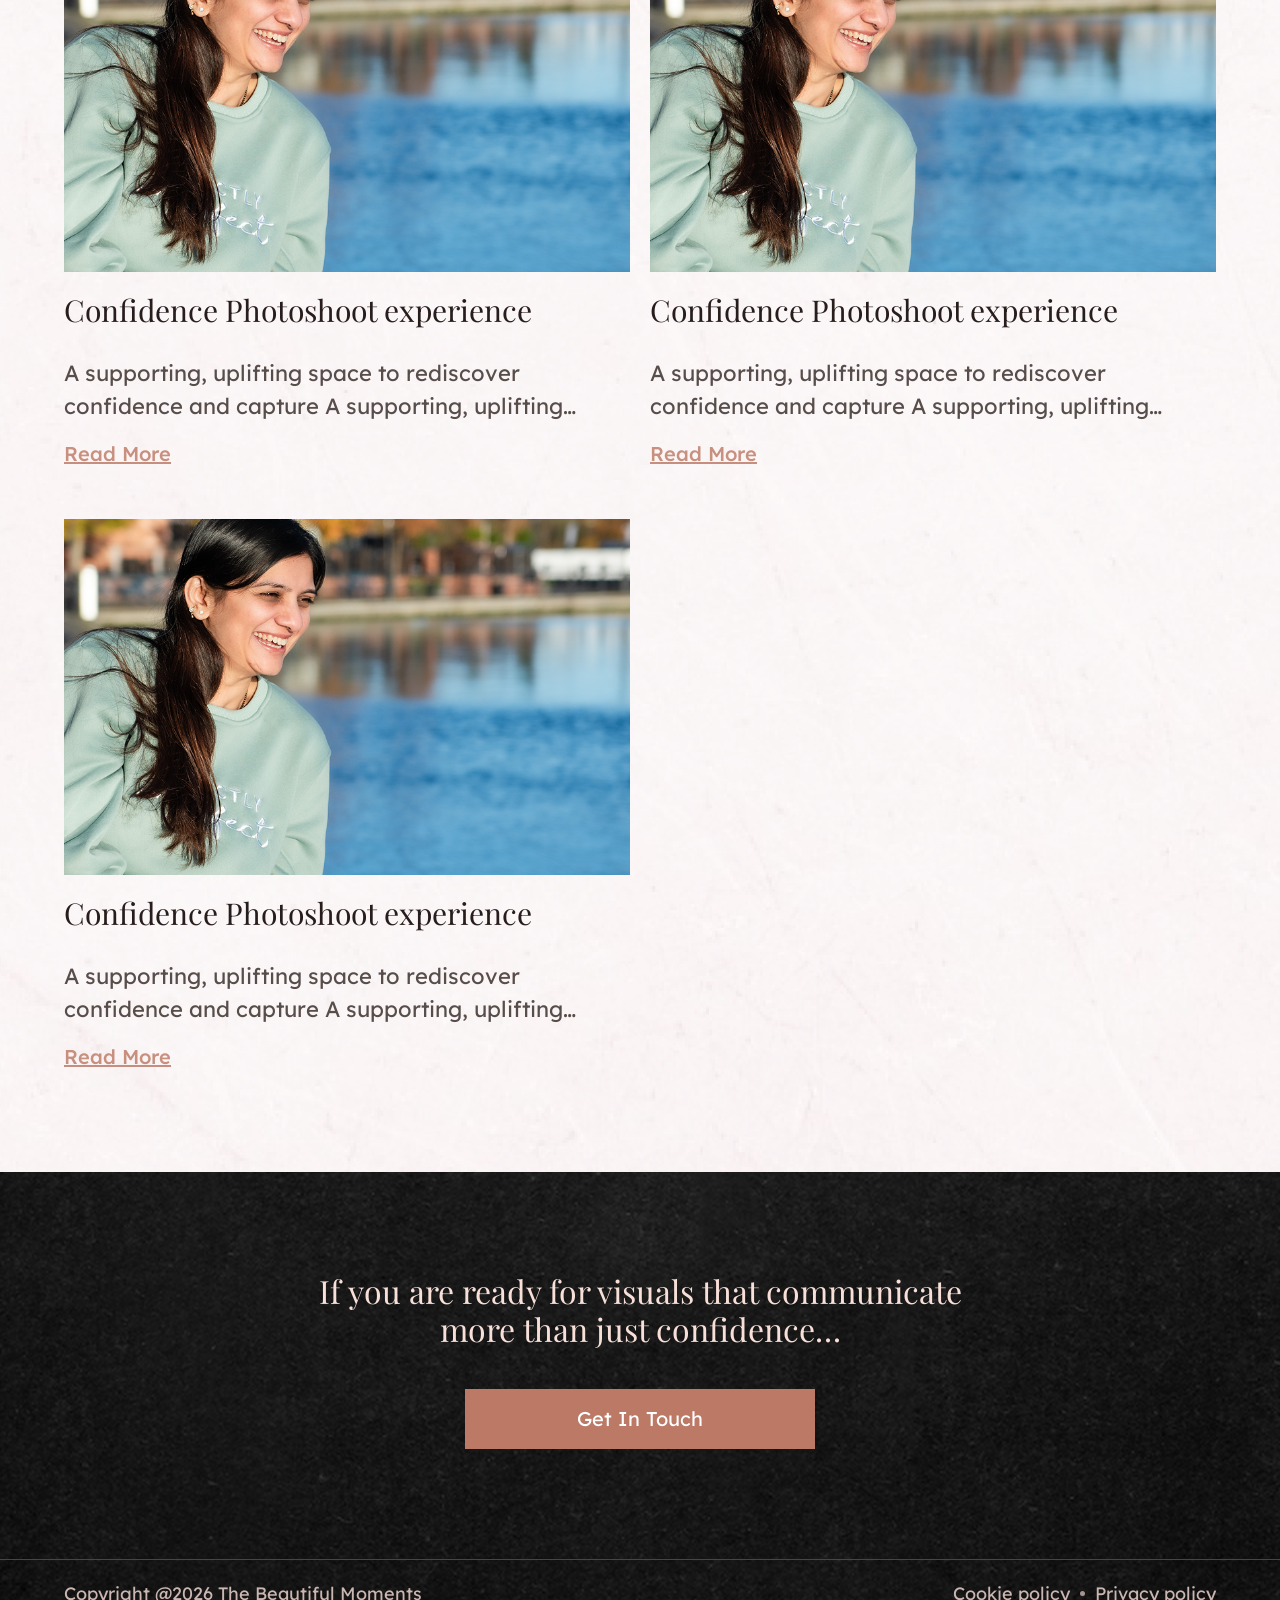
<file: blog.html>
<!DOCTYPE html>
<html lang="en">

<head>
    <meta charset="UTF-8" />
    <meta name="viewport" content="width=device-width, initial-scale=1.0" />
    <title>Beautiful Moment</title>
    <link href="https://cdn.jsdelivr.net/npm/bootstrap@5.3.3/dist/css/bootstrap.min.css" rel="stylesheet">
    <link rel="stylesheet" href="https://cdn.jsdelivr.net/npm/swiper@11/swiper-bundle.min.css" />
    <link rel="stylesheet" href="https://cdn.jsdelivr.net/npm/@fancyapps/ui@5.0/dist/fancybox/fancybox.css" />
    <link rel="stylesheet" href="css/style.css" />
    <link rel="stylesheet" href="css/responsive.css" />
</head>

<body>
    <header class="main-header">
        <div class="bm-container">
            <nav class="navbar navbar-expand-lg navbar-dark bg-transparent justify-content-between">
                <a class="navbar-brand" href="index.html">
                    <img src="media-images/logo.svg" alt="Beautiful Moment Logo" class="header-logo">
                </a>
                <div class="d-flex align-items-center nav-right">
                    <button class="navbar-toggler" type="button" data-bs-toggle="collapse" data-bs-target="#navbarNav"
                        aria-controls="navbarNav" aria-expanded="false" aria-label="Toggle navigation">
                        <img src="./media-images/menu-toggle.svg" alt="">
                    </button>
                    <div class="collapse navbar-collapse justify-content-center" id="navbarNav">
                        <ul class="navbar-nav mx-auto">
                            <li class="nav-item">
                                <a class="nav-link" href="index.html">Home</a>
                            </li>
                            <li class="nav-item">
                                <a class="nav-link" href="about.html">About</a>
                            </li>
                            <li class="nav-item dropdown">
                                <a class="nav-link dropdown-toggle" href="service.html" id="navbarDropdown"
                                    role="button" data-bs-toggle="dropdown" aria-expanded="false">
                                    Services
                                </a>
                                <ul class="dropdown-menu" aria-labelledby="navbarDropdown">
                                    <li><a class="dropdown-item" href="service.html">All Services</a></li>
                                    <li>
                                        <hr class="dropdown-divider">
                                    </li>
                                    <li><a class="dropdown-item" href="service-inner.html">Brand Photography</a></li>
                                    <li><a class="dropdown-item" href="#">Brand Video</a></li>
                                    <li><a class="dropdown-item" href="#">Headshots/Portraits</a></li>
                                    <li><a class="dropdown-item" href="#">Event</a></li>
                                </ul>
                            </li>
                            <li class="nav-item">
                                <a class="nav-link" href="portfolio.html">Portfolio</a>
                            </li>
                            <li class="nav-item">
                                <a class="nav-link" href="experiences.html">Upcoming Experiences</a>
                            </li>
                            <li class="nav-item">
                                <a class="nav-link active" aria-current="page" href="blog.html">Blogs</a>
                            </li>
                            <li class="nav-item">
                                <a class="nav-link" href="#">Resources</a>
                            </li>
                        </ul>
                    </div>
                    <div class="header-action">
                        <a class="btn-heart" data-bs-toggle="offcanvas" href="#heartOffcanvas" role="button"
                            aria-controls="heartOffcanvas">
                            <img src="media-images/heart-icon.svg" alt="Heart Button Icon">
                        </a>
                    </div>
                </div>
            </nav>
        </div>
    </header>
    <main>
        <section class="dark-bg py-100">
            <div class="bm-container">
                <div class="experiences-header blog-header">
                    <h2>Blogs</h2>
                    <h3>Insights & Tips for Impactful Visual Branding</h3>
                    <p>Practical advice on brand photography video content and building a brand that comneects</p>
                </div>
            </div>
        </section>
        <section class="py-100">
            <div class="bm-container">
                <div class="blog-header">
                    <h2>Recent Blogs</h2>
                    <p>My work focuses on translating ideas, offers, and expertise into visuals that feel clear,
                        intentional, and memorable. Every shoot is thoughtfully planned so your visuals work harder
                        across your website, social media, and marketing. My aim is to provide you with a cohesive bank
                        of brand visuals that help you show up with confidence and clarity through relaxed shoots.</p>
                </div>
                <div class="blog-card-grid">
                    <div class="blog-card">
                        <img src="./media-images/blog-detail-image.png" alt="Blog Main Image">
                        <h3>Confidence Photoshoot experience</h3>
                        <p>A supporting, uplifting space to rediscover confidence and capture A supporting, uplifting
                            space to rediscover confidence and capture</p>
                        <a href="blog-detail-page.html">Read More</a>
                    </div>
                    <div class="blog-card">
                        <img src="./media-images/blog-detail-image.png" alt="Blog Main Image">
                        <h3>Confidence Photoshoot experience</h3>
                        <p>A supporting, uplifting space to rediscover confidence and capture A supporting, uplifting
                            space to rediscover confidence and capture</p>
                        <a href="blog-detail-page.html">Read More</a>
                    </div>
                    <div class="blog-card">
                        <img src="./media-images/blog-detail-image.png" alt="Blog Main Image">
                        <h3>Confidence Photoshoot experience</h3>
                        <p>A supporting, uplifting space to rediscover confidence and capture A supporting, uplifting
                            space to rediscover confidence and capture</p>
                        <a href="blog-detail-page.html">Read More</a>
                    </div>
                    <div class="blog-card">
                        <img src="./media-images/blog-detail-image.png" alt="Blog Main Image">
                        <h3>Confidence Photoshoot experience</h3>
                        <p>A supporting, uplifting space to rediscover confidence and capture A supporting, uplifting
                            space to rediscover confidence and capture</p>
                        <a href="blog-detail-page.html">Read More</a>
                    </div>
                    <div class="blog-card">
                        <img src="./media-images/blog-detail-image.png" alt="Blog Main Image">
                        <h3>Confidence Photoshoot experience</h3>
                        <p>A supporting, uplifting space to rediscover confidence and capture A supporting, uplifting
                            space to rediscover confidence and capture</p>
                        <a href="blog-detail-page.html">Read More</a>
                    </div>
                </div>
            </div>
        </section>
    </main>
    <footer>
        <div class="dark-bg">
            <div class="bm-container">
                <div class="footer-content py-100">
                    <h3>If you are ready for visuals that communicate more than just confidence…</h3>
                    <a data-bs-toggle="offcanvas" href="#heartOffcanvas" role="button" aria-controls="heartOffcanvas"
                        class="btn-primary">Get In Touch</a>
                </div>
            </div>

            <div class="footer-copyright">
                <div class="bm-container">
                    <p>Copyright @2026 The Beautiful Moments</p>
                    <div class="cookies-policy"><a href="#">Cookie policy</a><a href="#">Privacy policy</a></div>
                </div>
            </div>
        </div>
    </footer>

    <!-- Offcanvas for Heart Button -->
    <div class="custom-offcanvas">
        <div class="offcanvas offcanvas-end" tabindex="-1" id="heartOffcanvas" aria-labelledby="heartOffcanvasLabel">
            <div class="offcanvas-header justify-content-between">
                <h3 class="offcanvas-title" id="heartOffcanvasLabel">Get In Touch</h3>
                <button type="button" data-bs-dismiss="offcanvas" aria-label="Close"><img
                        src="./media-images/close-icon.svg" alt=""></button>
            </div>
            <div class="offcanvas-body">
                <div class="opening-hours">
                    <h4>Opening Hours</h4>
                    <div class="hours-item">
                        <p>Monday – Friday</p>
                        <p>10 am – 5 pm</p>
                    </div>
                    <div class="hours-item">
                        <p>Weekends</p>
                        <p>10 am – 2 pm</p>
                    </div>
                    <div class="hours-item">
                        <p>Holidays</p>
                        <p>Closed</p>
                    </div>
                </div>
                <div class="opening-hours">
                    <h4>Contact Us</h4>
                    <div class="contact-links">
                        <span><img src="./media-images/call-icon.svg" alt=""></span>
                        <a href="telto:+ (65) 123-272-778">+ (65) 123-272-778</a>
                    </div>
                    <div class="contact-links">
                        <span><img src="./media-images/mail-icon.svg" alt=""></span>
                        <a href="mailto:info@thebeautifulmoments.co.uk">info@thebeautifulmoments.co.uk</a>
                    </div>
                </div>
                <div class="canvas-copyright mt-auto">
                    <p>Copyright <img src="./media-images/copyright-icon.svg" alt=""> 2026 - All Rights Reserved.</p>
                    <p>Website Design & Developed by <b><a href="">Softqube Technologies LLC</a></b>.</p>
                </div>
            </div>
        </div>
    </div>
    <script src="https://cdn.jsdelivr.net/npm/bootstrap@5.3.3/dist/js/bootstrap.bundle.min.js"></script>
    <script src="https://cdn.jsdelivr.net/npm/swiper@11/swiper-bundle.min.js"></script>
    <script src="https://cdn.jsdelivr.net/npm/@fancyapps/ui@5.0/dist/fancybox/fancybox.umd.js"></script>
    <script src="js/custom.js"></script>
</body>

</html>
</file>
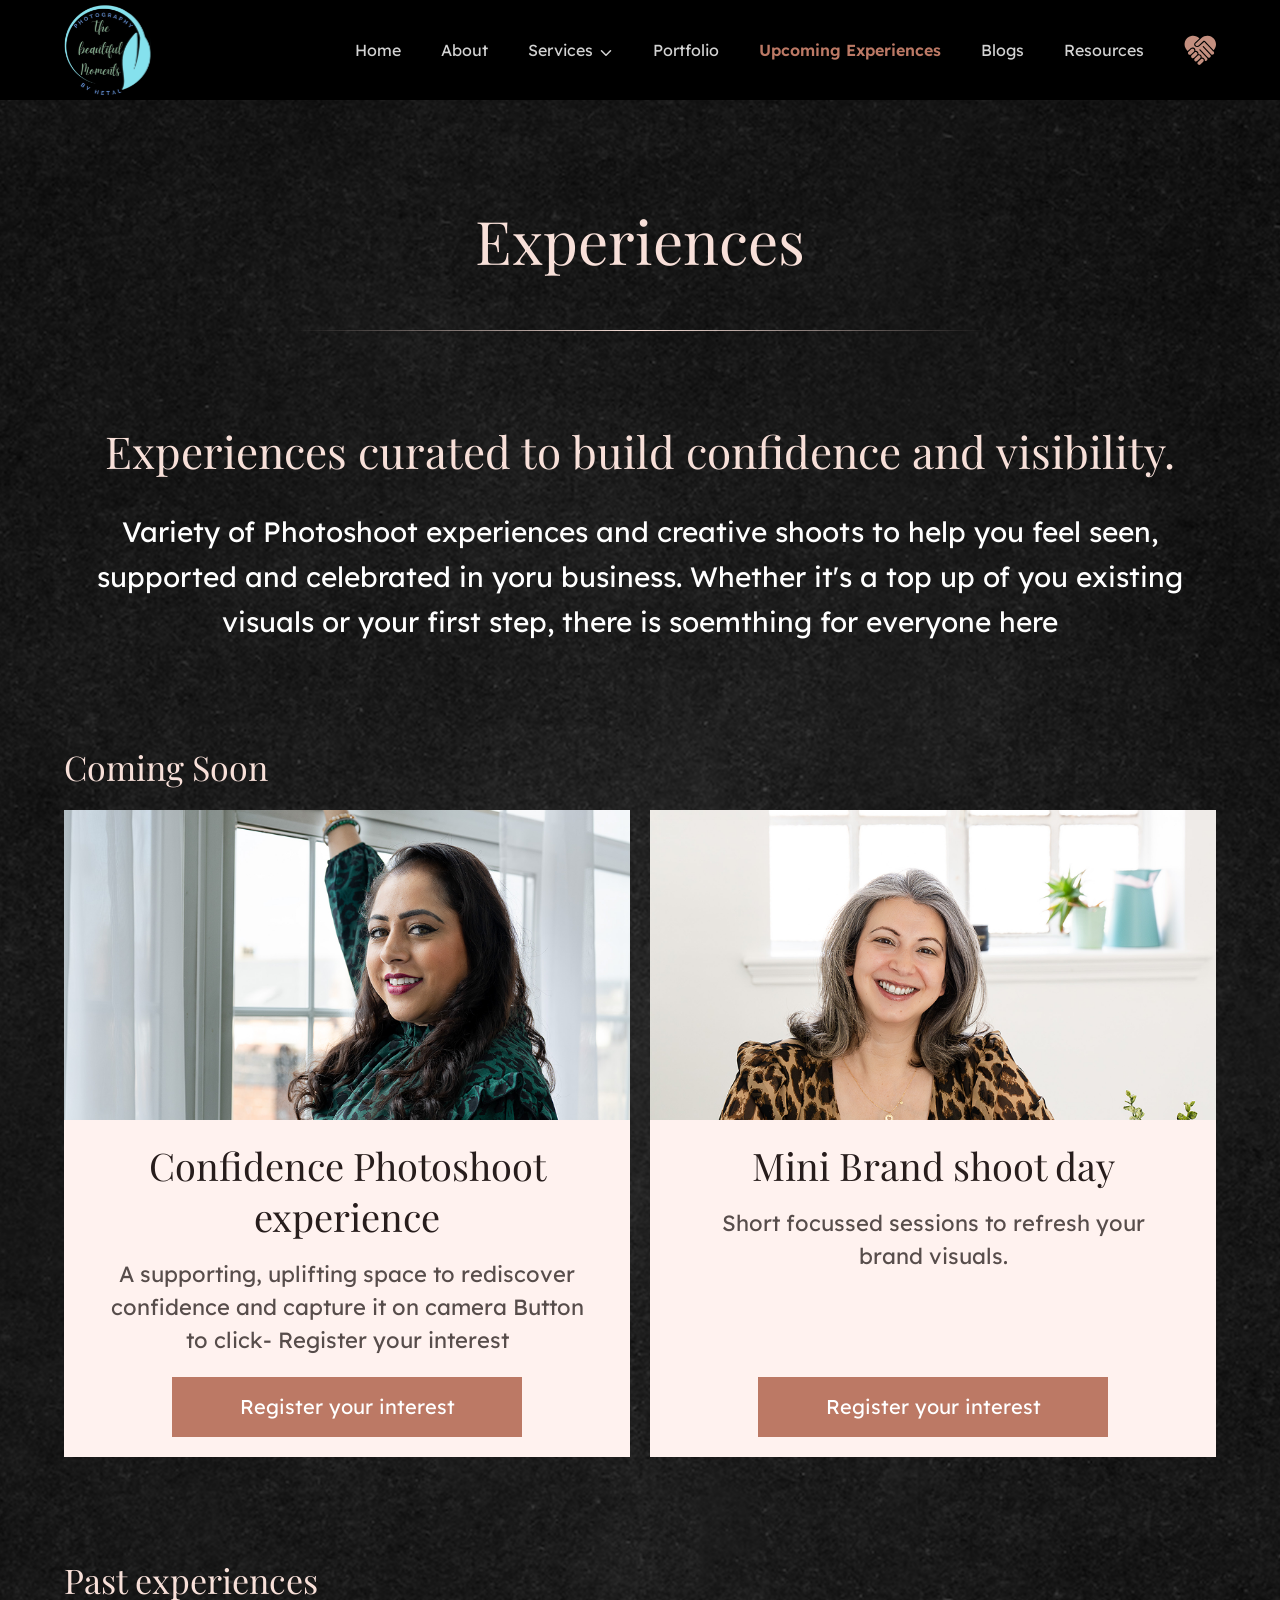
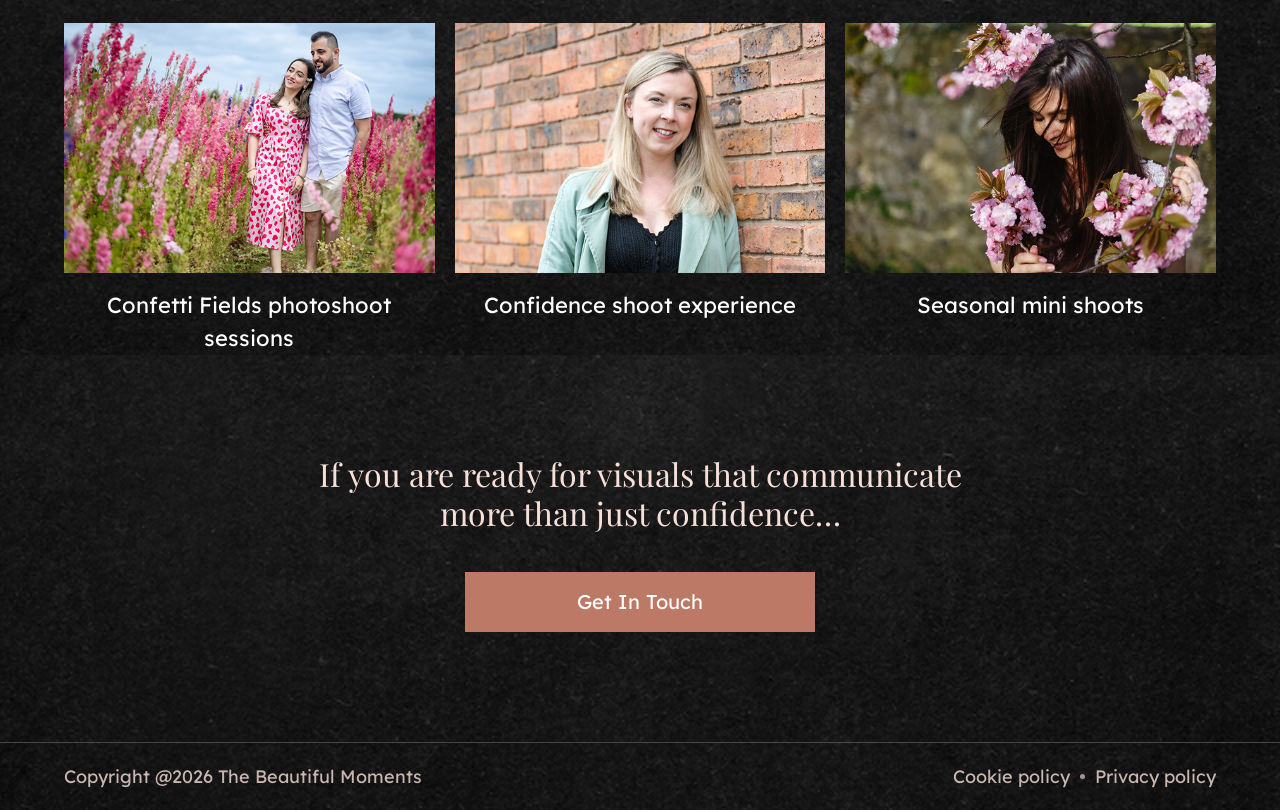
<file: experiences.html>
<!DOCTYPE html>
<html lang="en">

<head>
    <meta charset="UTF-8" />
    <meta name="viewport" content="width=device-width, initial-scale=1.0" />
    <title>Beautiful Moment</title>
    <link href="https://cdn.jsdelivr.net/npm/bootstrap@5.3.3/dist/css/bootstrap.min.css" rel="stylesheet">
    <link rel="stylesheet" href="https://cdn.jsdelivr.net/npm/swiper@11/swiper-bundle.min.css" />
    <link rel="stylesheet" href="https://cdn.jsdelivr.net/npm/@fancyapps/ui@5.0/dist/fancybox/fancybox.css" />
    <link rel="stylesheet" href="css/style.css" />
    <link rel="stylesheet" href="css/responsive.css" />
</head>

<body>
    <header class="main-header">
        <div class="bm-container">
            <nav class="navbar navbar-expand-lg navbar-dark bg-transparent justify-content-between">
                <a class="navbar-brand" href="index.html">
                    <img src="media-images/logo.svg" alt="Beautiful Moment Logo" class="header-logo">
                </a>
                <div class="d-flex align-items-center nav-right">
                    <button class="navbar-toggler" type="button" data-bs-toggle="collapse" data-bs-target="#navbarNav"
                        aria-controls="navbarNav" aria-expanded="false" aria-label="Toggle navigation">
                        <img src="./media-images/menu-toggle.svg" alt="">
                    </button>
                    <div class="collapse navbar-collapse justify-content-center" id="navbarNav">
                        <ul class="navbar-nav mx-auto">
                            <li class="nav-item">
                                <a class="nav-link" href="index.html">Home</a>
                            </li>
                            <li class="nav-item">
                                <a class="nav-link" href="about.html">About</a>
                            </li>
                            <li class="nav-item dropdown">
                                <a class="nav-link dropdown-toggle" href="service.html" id="navbarDropdown"
                                    role="button" data-bs-toggle="dropdown" aria-expanded="false">
                                    Services
                                </a>
                                <ul class="dropdown-menu" aria-labelledby="navbarDropdown">
                                    <li><a class="dropdown-item" href="service.html">All Services</a></li>
                                    <li>
                                        <hr class="dropdown-divider">
                                    </li>
                                    <li><a class="dropdown-item" href="service-inner.html">Brand Photography</a></li>
                                    <li><a class="dropdown-item" href="#">Brand Video</a></li>
                                    <li><a class="dropdown-item" href="#">Headshots/Portraits</a></li>
                                    <li><a class="dropdown-item" href="#">Event</a></li>
                                </ul>
                            </li>
                            <li class="nav-item">
                                <a class="nav-link" href="portfolio.html">Portfolio</a>
                            </li>
                            <li class="nav-item">
                                <a class="nav-link active" aria-current="page" href="experiences.html">Upcoming
                                    Experiences</a>
                            </li>
                            <li class="nav-item">
                                <a class="nav-link" href="blog.html">Blogs</a>
                            </li>
                            <li class="nav-item">
                                <a class="nav-link" href="#">Resources</a>
                            </li>
                        </ul>
                    </div>
                    <div class="header-action">
                        <a class="btn-heart" data-bs-toggle="offcanvas" href="#heartOffcanvas" role="button"
                            aria-controls="heartOffcanvas">
                            <img src="media-images/heart-icon.svg" alt="Heart Button Icon">
                        </a>
                    </div>
                </div>
            </nav>
        </div>
    </header>
    <main>
        <section class="dark-bg experience-main">
            <div class="bm-container">
                <div class="experiences-header">
                    <h2>Experiences</h2>
                    <h3>Experiences curated to build confidence and visibility.</h3>
                    <p>Variety of Photoshoot experiences and creative shoots to help you feel seen, supported and
                        celebrated
                        in yoru business. Whether it's a top up of you existing visuals or your first step, there is
                        soemthing for everyone here</p>
                </div>
                <div class="comming-soon py-100">
                    <h3>Coming Soon</h3>
                    <div class="comming-soon-grid">
                        <div class="comming-soon-card">
                            <img src="./media-images/comming-soon-1.png" alt="Comming-soon">
                            <div class="comming-soon-content">
                                <h4>Confidence Photoshoot experience</h4>
                                <p>A supporting, uplifting space to rediscover confidence and capture it on camera
                                    Button
                                    to click- Register your interest</p>
                                <a href="#" class="btn-primary">Register your interest</a>
                            </div>
                        </div>
                        <div class="comming-soon-card">
                            <img src="./media-images/comming-soon-2.png" alt="Comming-soon">
                            <div class="comming-soon-content">
                                <h4>Mini Brand shoot day</h4>
                                <p>Short focussed sessions to refresh your brand visuals.</p>
                                <a href="#" class="btn-primary">Register your interest</a>
                            </div>
                        </div>
                    </div>
                </div>
                <div class="experiences-content">
                    <h3>Past experiences</h3>
                    <div class="experiences-grid">
                        <div class="experiences-card">
                            <a href="./media-images/experiences-1.png" data-fancybox="gallery">
                                <img src="./media-images/experiences-1.png" alt="Experiences">
                            </a>
                            <div class="experiences-content">
                                <p>Confetti Fields photoshoot sessions</p>
                            </div>
                        </div>
                        <div class="experiences-card">
                            <a href="./media-images/experiences-2.png" data-fancybox="gallery">
                                <img src="./media-images/experiences-2.png" alt="Experiences">
                            </a>
                            <div class="experiences-content">
                                <p>Confidence shoot experience</p>
                            </div>
                        </div>
                        <div class="experiences-card">
                            <a href="./media-images/experiences-3.png" data-fancybox="gallery">
                                <img src="./media-images/experiences-3.png" alt="Experiences">
                            </a>
                            <div class="experiences-content">
                                <p>Seasonal mini shoots</p>
                            </div>
                        </div>
                    </div>
                </div>
            </div>
        </section>
    </main>
    <footer>
        <div class="dark-bg">
            <div class="bm-container">
                <div class="footer-content py-100">
                    <h3>If you are ready for visuals that communicate more than just confidence…</h3>
                    <a data-bs-toggle="offcanvas" href="#heartOffcanvas" role="button" aria-controls="heartOffcanvas"
                        class="btn-primary">Get In Touch</a>
                </div>
            </div>

            <div class="footer-copyright">
                <div class="bm-container">
                    <p>Copyright @2026 The Beautiful Moments</p>
                    <div class="cookies-policy"><a href="#">Cookie policy</a><a href="#">Privacy policy</a></div>
                </div>
            </div>
        </div>
    </footer>

    <!-- Offcanvas for Heart Button -->
    <div class="custom-offcanvas">
        <div class="offcanvas offcanvas-end" tabindex="-1" id="heartOffcanvas" aria-labelledby="heartOffcanvasLabel">
            <div class="offcanvas-header justify-content-between">
                <h3 class="offcanvas-title" id="heartOffcanvasLabel">Get In Touch</h3>
                <button type="button" data-bs-dismiss="offcanvas" aria-label="Close"><img
                        src="./media-images/close-icon.svg" alt=""></button>
            </div>
            <div class="offcanvas-body">
                <div class="opening-hours">
                    <h4>Opening Hours</h4>
                    <div class="hours-item">
                        <p>Monday – Friday</p>
                        <p>10 am – 5 pm</p>
                    </div>
                    <div class="hours-item">
                        <p>Weekends</p>
                        <p>10 am – 2 pm</p>
                    </div>
                    <div class="hours-item">
                        <p>Holidays</p>
                        <p>Closed</p>
                    </div>
                </div>
                <div class="opening-hours">
                    <h4>Contact Us</h4>
                    <div class="contact-links">
                        <span><img src="./media-images/call-icon.svg" alt=""></span>
                        <a href="telto:+ (65) 123-272-778">+ (65) 123-272-778</a>
                    </div>
                    <div class="contact-links">
                        <span><img src="./media-images/mail-icon.svg" alt=""></span>
                        <a href="mailto:info@thebeautifulmoments.co.uk">info@thebeautifulmoments.co.uk</a>
                    </div>
                </div>
                <div class="canvas-copyright mt-auto">
                    <p>Copyright <img src="./media-images/copyright-icon.svg" alt=""> 2026 - All Rights Reserved.</p>
                    <p>Website Design & Developed by <b><a href="">Softqube Technologies LLC</a></b>.</p>
                </div>
            </div>
        </div>
    </div>
    <script src="https://cdn.jsdelivr.net/npm/bootstrap@5.3.3/dist/js/bootstrap.bundle.min.js"></script>
    <script src="https://cdn.jsdelivr.net/npm/swiper@11/swiper-bundle.min.js"></script>
    <script src="https://cdn.jsdelivr.net/npm/@fancyapps/ui@5.0/dist/fancybox/fancybox.umd.js"></script>
    <script src="js/custom.js"></script>
</body>

</html>
</file>
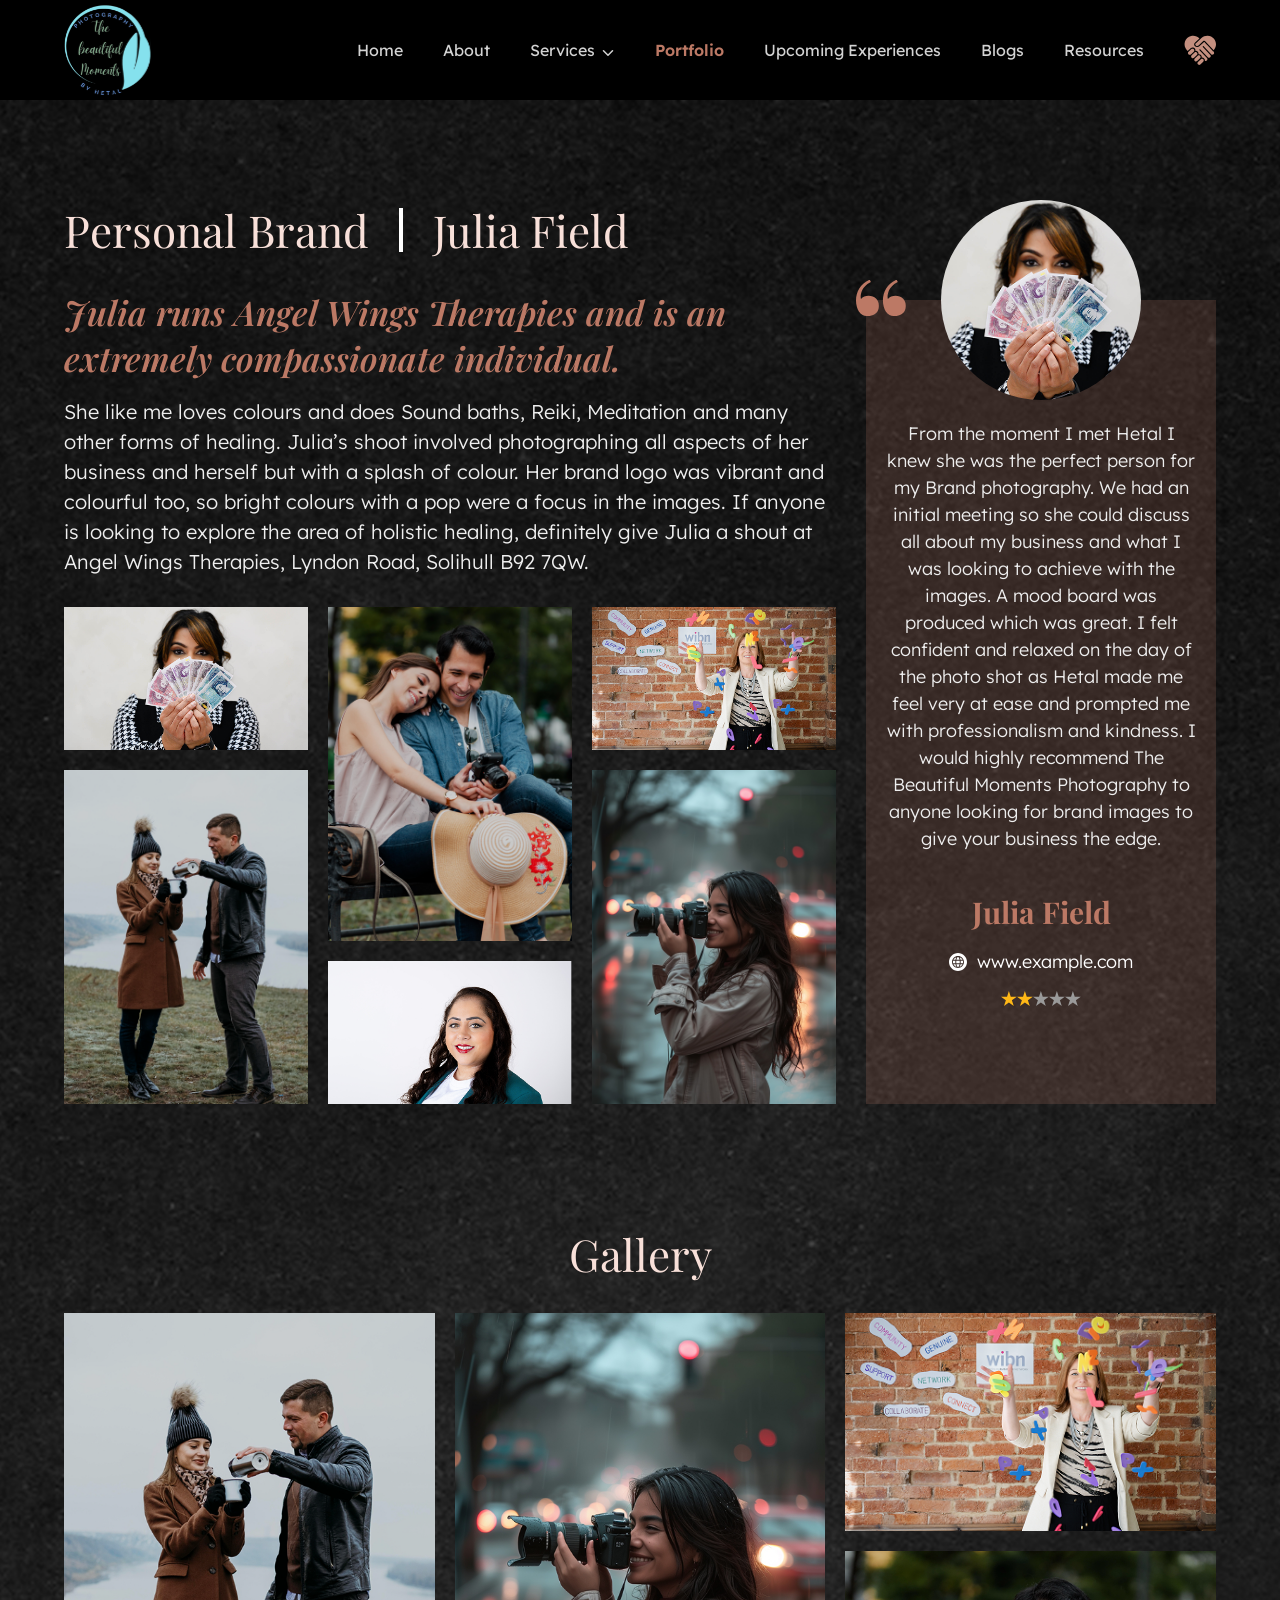
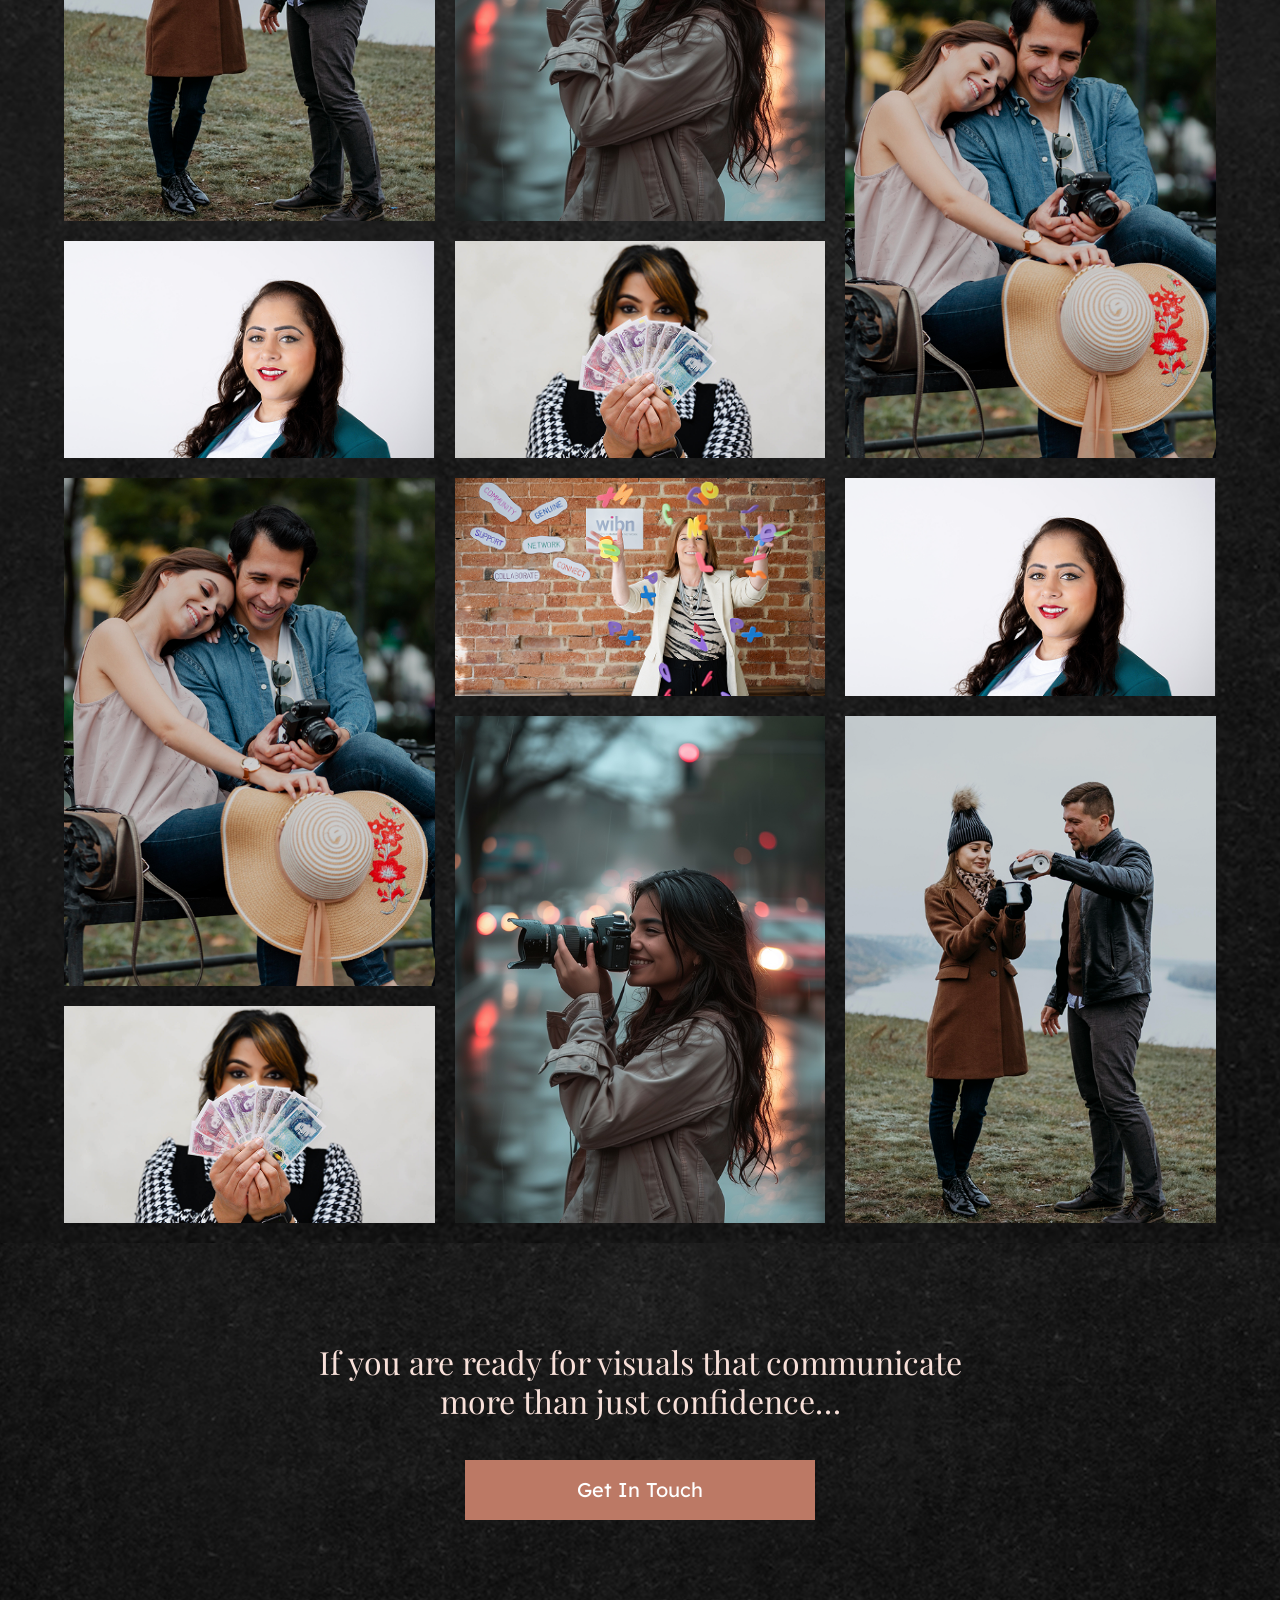
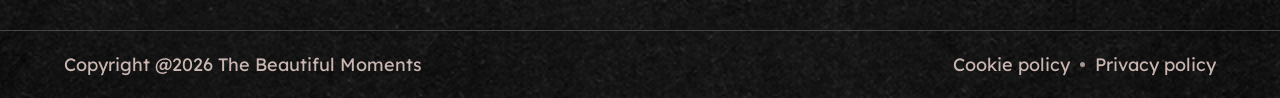
<file: portfolio-detail.html>
<!DOCTYPE html>
<html lang="en">

<head>
    <meta charset="UTF-8" />
    <meta name="viewport" content="width=device-width, initial-scale=1.0" />
    <title>Beautiful Moment</title>
    <link href="https://cdn.jsdelivr.net/npm/bootstrap@5.3.3/dist/css/bootstrap.min.css" rel="stylesheet">
    <link rel="stylesheet" href="https://cdn.jsdelivr.net/npm/swiper@11/swiper-bundle.min.css" />
    <link rel="stylesheet" href="https://cdn.jsdelivr.net/npm/@fancyapps/ui@5.0/dist/fancybox/fancybox.css" />
    <link rel="stylesheet" href="css/style.css" />
    <link rel="stylesheet" href="css/responsive.css" />
</head>

<body>
    <header class="main-header">
        <div class="bm-container">
            <nav class="navbar navbar-expand-lg navbar-dark bg-transparent justify-content-between">
                <a class="navbar-brand" href="index.html">
                    <img src="media-images/logo.svg" alt="Beautiful Moment Logo" class="header-logo">
                </a>
                <div class="d-flex align-items-center nav-right">
                    <button class="navbar-toggler" type="button" data-bs-toggle="collapse" data-bs-target="#navbarNav"
                        aria-controls="navbarNav" aria-expanded="false" aria-label="Toggle navigation">
                        <img src="./media-images/menu-toggle.svg" alt="">
                    </button>
                    <div class="collapse navbar-collapse justify-content-center" id="navbarNav">
                        <ul class="navbar-nav mx-auto">
                            <li class="nav-item">
                                <a class="nav-link" href="index.html">Home</a>
                            </li>
                            <li class="nav-item">
                                <a class="nav-link" href="about.html">About</a>
                            </li>
                            <li class="nav-item dropdown">
                                <a class="nav-link dropdown-toggle" href="service.html" id="navbarDropdown"
                                    role="button" data-bs-toggle="dropdown" aria-expanded="false">
                                    Services
                                </a>
                                <ul class="dropdown-menu" aria-labelledby="navbarDropdown">
                                    <li><a class="dropdown-item" href="service.html">All Services</a></li>
                                    <li>
                                        <hr class="dropdown-divider">
                                    </li>
                                    <li><a class="dropdown-item" href="service-inner.html">Brand Photography</a></li>
                                    <li><a class="dropdown-item" href="#">Brand Video</a></li>
                                    <li><a class="dropdown-item" href="#">Headshots/Portraits</a></li>
                                    <li><a class="dropdown-item" href="#">Event</a></li>
                                </ul>
                            </li>
                            <li class="nav-item">
                                <a class="nav-link active" aria-current="page" href="portfolio.html">Portfolio</a>
                            </li>
                            <li class="nav-item">
                                <a class="nav-link" href="experiences.html">Upcoming Experiences</a>
                            </li>
                            <li class="nav-item">
                                <a class="nav-link" href="blog.html">Blogs</a>
                            </li>
                            <li class="nav-item">
                                <a class="nav-link" href="#">Resources</a>
                            </li>
                        </ul>
                    </div>
                    <div class="header-action">
                        <a class="btn-heart" data-bs-toggle="offcanvas" href="#heartOffcanvas" role="button"
                            aria-controls="heartOffcanvas">
                            <img src="media-images/heart-icon.svg" alt="Heart Button Icon">
                        </a>
                    </div>
                </div>
            </nav>
        </div>
    </header>
    <main>
        <section class="dark-bg">
            <div class="portfolio-hero py-100">
                <div class="bm-container">
                    <div class="portfolio-hero-grid">
                        <div class="portfolio-hero-left">
                            <div class="portfolio-hero-title">
                                <h2>Personal Brand</h2>
                                <h2>Julia Field</h2>
                            </div>
                            <div class="portfolio-hero-description">
                                <h3>Julia runs Angel Wings Therapies and is an extremely compassionate individual.</h3>
                                <p>She like me loves colours and does Sound baths, Reiki, Meditation and many other
                                    forms of healing. Julia’s shoot involved photographing all aspects of her business
                                    and herself but with a splash of colour. Her brand logo was vibrant and colourful
                                    too, so bright colours with a pop were a focus in the images. If anyone is looking
                                    to explore the area of holistic healing, definitely give Julia a shout at Angel
                                    Wings Therapies, Lyndon Road, Solihull B92 7QW.</p>
                            </div>
                            <div class="masonry-grid">
                                <a href="./media-images/why-us-2.png" data-fancybox="gallery"><img
                                        src="./media-images/why-us-2.png" alt="Portfolio Image"></a>
                                <a href="./media-images/bts-2.png" data-fancybox="gallery"><img
                                        src="./media-images/bts-2.png" alt="Portfolio Image"></a>
                                <a href="./media-images/bts-3.png" data-fancybox="gallery"><img
                                        src="./media-images/bts-3.png" alt="Portfolio Image"></a>
                                <a href="./media-images/why-us-3.png" data-fancybox="gallery"><img
                                        src="./media-images/why-us-3.png" alt="Portfolio Image"></a>
                                <a href="./media-images/why-us-1.png" data-fancybox="gallery"><img
                                        src="./media-images/why-us-1.png" alt="Portfolio Image"></a>
                                <a href="./media-images/bts-1.png" data-fancybox="gallery"><img
                                        src="./media-images/bts-1.png" alt="Portfolio Image"></a>
                            </div>
                        </div>
                        <div class="portfolio-hero-right">
                            <img src="./media-images/why-us-2.png" alt="Client Profile">
                            <p>From the moment I met Hetal I knew she was the perfect person for my
                                Brand photography. We had an initial meeting so she could discuss all
                                about my business and what I was looking to achieve with the images. A
                                mood board was produced which was great. I felt confident and relaxed on
                                the day of the photo shot as Hetal made me feel very at ease and
                                prompted me with professionalism and kindness. I would highly
                                recommend The Beautiful Moments Photography to anyone looking for
                                brand images to give your business the edge.</p>
                            <h3>Julia Field</h3>
                            <div class="user-wesbite-link">
                                <img src="./media-images/global-image.svg" alt="global-image">
                                <a href="www.example.com">www.example.com</a>
                            </div>
                            <div class="review-stars">
                                <svg class="rating-color" xmlns="http://www.w3.org/2000/svg" width="16" height="15"
                                    viewBox="0 0 16 15" fill="none">
                                    <path
                                        d="M4.87429 9.26869L3.01197 15L7.88625 11.4561L12.7579 15L10.8995 9.26869L15.7712 5.72872H9.74857L7.88625 0L6.02393 5.72872H0L4.87429 9.26869Z"
                                        fill="currentColor" />
                                </svg>
                                <svg class="rating-color" xmlns="http://www.w3.org/2000/svg" width="16" height="15"
                                    viewBox="0 0 16 15" fill="none">
                                    <path
                                        d="M4.87429 9.26869L3.01197 15L7.88625 11.4561L12.7579 15L10.8995 9.26869L15.7712 5.72872H9.74857L7.88625 0L6.02393 5.72872H0L4.87429 9.26869Z"
                                        fill="currentColor" />
                                </svg>
                                <svg class="no-rating-color" xmlns="http://www.w3.org/2000/svg" width="16" height="15"
                                    viewBox="0 0 16 15" fill="none">
                                    <path
                                        d="M4.87429 9.26869L3.01197 15L7.88625 11.4561L12.7579 15L10.8995 9.26869L15.7712 5.72872H9.74857L7.88625 0L6.02393 5.72872H0L4.87429 9.26869Z"
                                        fill="currentColor" />
                                </svg>
                                <svg class="no-rating-color" xmlns="http://www.w3.org/2000/svg" width="16" height="15"
                                    viewBox="0 0 16 15" fill="none">
                                    <path
                                        d="M4.87429 9.26869L3.01197 15L7.88625 11.4561L12.7579 15L10.8995 9.26869L15.7712 5.72872H9.74857L7.88625 0L6.02393 5.72872H0L4.87429 9.26869Z"
                                        fill="currentColor" />
                                </svg>
                                <svg class="no-rating-color" xmlns="http://www.w3.org/2000/svg" width="16" height="15"
                                    viewBox="0 0 16 15" fill="none">
                                    <path
                                        d="M4.87429 9.26869L3.01197 15L7.88625 11.4561L12.7579 15L10.8995 9.26869L15.7712 5.72872H9.74857L7.88625 0L6.02393 5.72872H0L4.87429 9.26869Z"
                                        fill="currentColor" />
                                </svg>
                            </div>
                        </div>
                    </div>
                </div>
            </div>
            <div class="portfolio-hero gallery-section">
                <div class="bm-container">
                    <div>
                        <div class="portfolio-hero-left">
                            <div class="portfolio-hero-title">
                                <h2>Gallery</h2>
                            </div>
                            <div class="masonry-grid">
                                <a href="./media-images/bts-2.png" data-fancybox="gallery"><img
                                        src="./media-images/bts-2.png"></a>
                                <a href="./media-images/why-us-3.png" data-fancybox="gallery"><img
                                        src="./media-images/why-us-3.png"></a>
                                <a href="./media-images/bts-3.png" data-fancybox="gallery"><img
                                        src="./media-images/bts-3.png"></a>
                                <a href="./media-images/why-us-2.png" data-fancybox="gallery"><img
                                        src="./media-images/why-us-2.png"></a>
                                <a href="./media-images/bts-1.png" data-fancybox="gallery"><img
                                        src="./media-images/bts-1.png"></a>
                                <a href="./media-images/why-us-2.png" data-fancybox="gallery"><img
                                        src="./media-images/why-us-2.png"></a>
                                <a href="./media-images/why-us-1.png" data-fancybox="gallery"><img
                                        src="./media-images/why-us-1.png"></a>
                                <a href="./media-images/bts-1.png" data-fancybox="gallery"><img
                                        src="./media-images/bts-1.png"></a>
                                <a href="./media-images/why-us-1.png" data-fancybox="gallery"><img
                                        src="./media-images/why-us-1.png"></a>
                                <a href="./media-images/bts-3.png" data-fancybox="gallery"><img
                                        src="./media-images/bts-3.png"></a>
                                <a href="./media-images/why-us-3.png" data-fancybox="gallery"><img
                                        src="./media-images/why-us-3.png"></a>
                                <a href="./media-images/bts-2.png" data-fancybox="gallery"><img
                                        src="./media-images/bts-2.png"></a>
                            </div>
                        </div>
                    </div>
                </div>
            </div>
        </section>
    </main>
    <footer>
        <div class="dark-bg">
            <div class="bm-container">
                <div class="footer-content py-100">
                    <h3>If you are ready for visuals that communicate more than just confidence…</h3>
                    <a data-bs-toggle="offcanvas" href="#heartOffcanvas" role="button" aria-controls="heartOffcanvas"
                        class="btn-primary">Get In Touch</a>
                </div>
            </div>

            <div class="footer-copyright">
                <div class="bm-container">
                    <p>Copyright @2026 The Beautiful Moments</p>
                    <div class="cookies-policy"><a href="#">Cookie policy</a><a href="#">Privacy policy</a></div>
                </div>
            </div>
        </div>
    </footer>

    <!-- Offcanvas for Heart Button -->
    <div class="custom-offcanvas">
        <div class="offcanvas offcanvas-end" tabindex="-1" id="heartOffcanvas" aria-labelledby="heartOffcanvasLabel">
            <div class="offcanvas-header justify-content-between">
                <h3 class="offcanvas-title" id="heartOffcanvasLabel">Get In Touch</h3>
                <button type="button" data-bs-dismiss="offcanvas" aria-label="Close"><img
                        src="./media-images/close-icon.svg" alt=""></button>
            </div>
            <div class="offcanvas-body">
                <div class="opening-hours">
                    <h4>Opening Hours</h4>
                    <div class="hours-item">
                        <p>Monday – Friday</p>
                        <p>10 am – 5 pm</p>
                    </div>
                    <div class="hours-item">
                        <p>Weekends</p>
                        <p>10 am – 2 pm</p>
                    </div>
                    <div class="hours-item">
                        <p>Holidays</p>
                        <p>Closed</p>
                    </div>
                </div>
                <div class="opening-hours">
                    <h4>Contact Us</h4>
                    <div class="contact-links">
                        <span><img src="./media-images/call-icon.svg" alt=""></span>
                        <a href="telto:+ (65) 123-272-778">+ (65) 123-272-778</a>
                    </div>
                    <div class="contact-links">
                        <span><img src="./media-images/mail-icon.svg" alt=""></span>
                        <a href="mailto:info@thebeautifulmoments.co.uk">info@thebeautifulmoments.co.uk</a>
                    </div>
                </div>
                <div class="canvas-copyright mt-auto">
                    <p>Copyright <img src="./media-images/copyright-icon.svg" alt=""> 2026 - All Rights Reserved.</p>
                    <p>Website Design & Developed by <b><a href="">Softqube Technologies LLC</a></b>.</p>
                </div>
            </div>
        </div>
    </div>
    <script src="https://cdn.jsdelivr.net/npm/bootstrap@5.3.3/dist/js/bootstrap.bundle.min.js"></script>
    <script src="https://cdn.jsdelivr.net/npm/swiper@11/swiper-bundle.min.js"></script>
    <script src="https://cdn.jsdelivr.net/npm/@fancyapps/ui@5.0/dist/fancybox/fancybox.umd.js"></script>
    <script src="js/custom.js"></script>
</body>

</html>
</file>
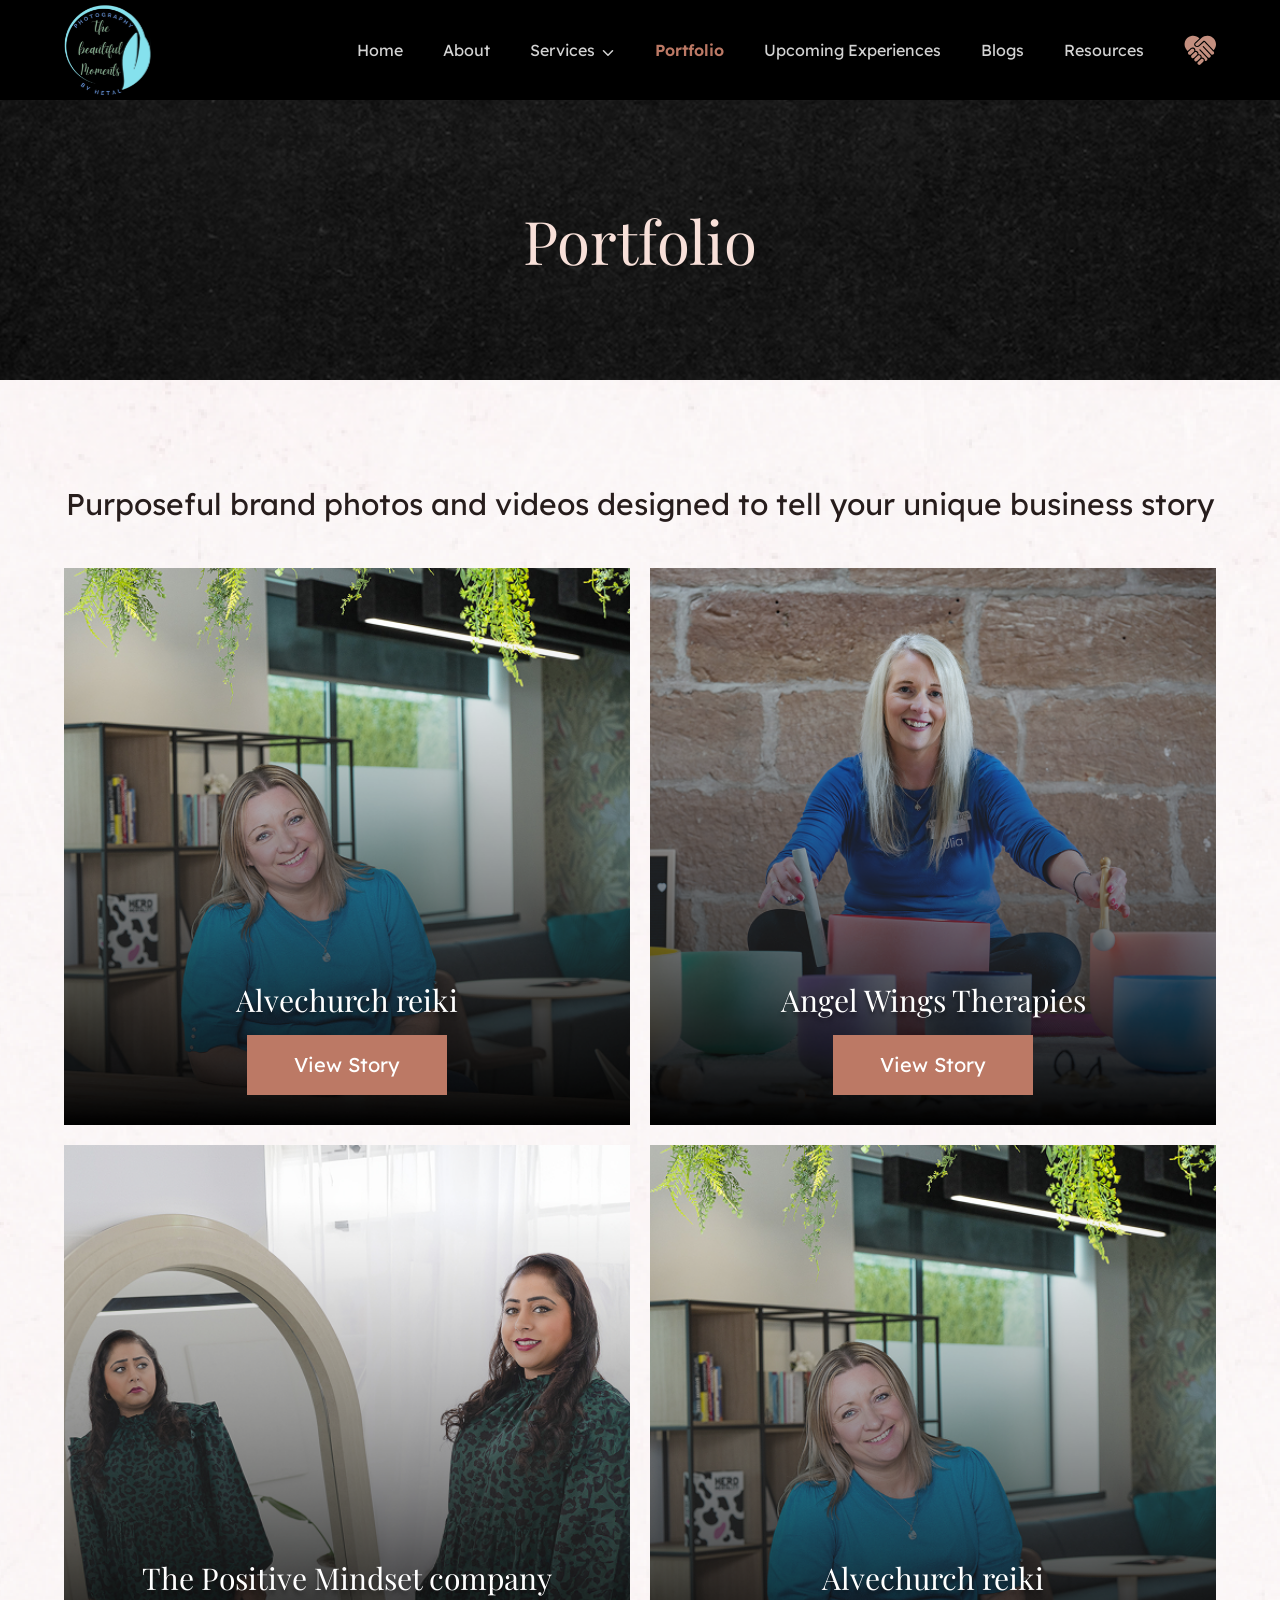
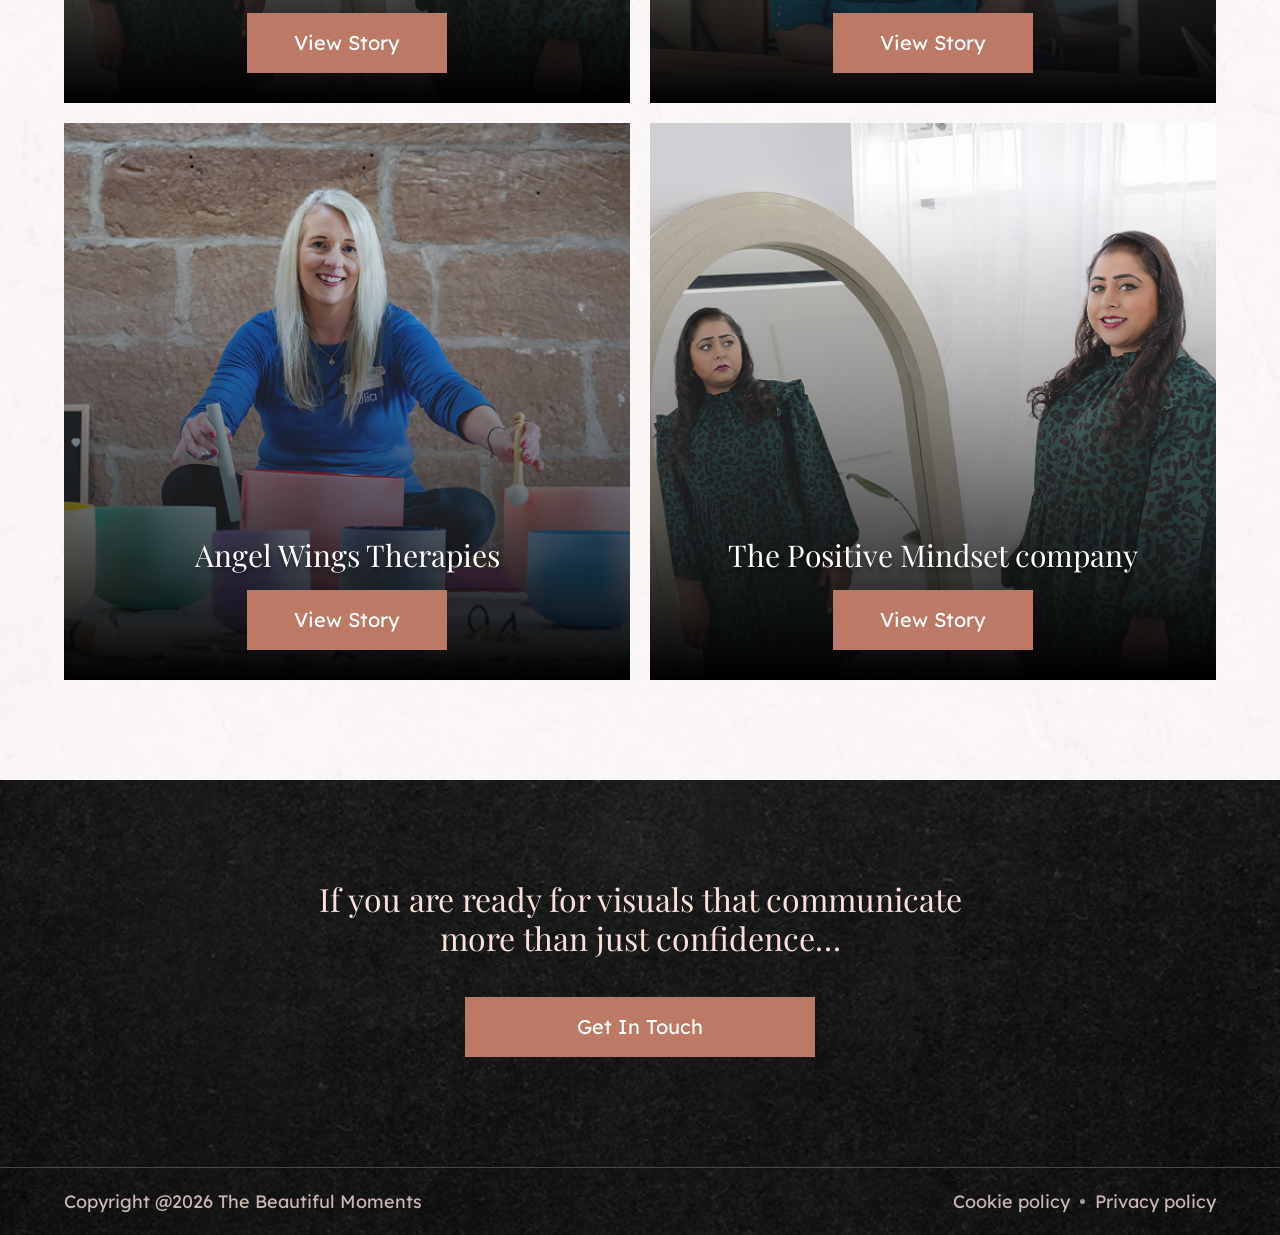
<file: portfolio.html>
<!DOCTYPE html>
<html lang="en">

<head>
    <meta charset="UTF-8" />
    <meta name="viewport" content="width=device-width, initial-scale=1.0" />
    <title>Beautiful Moment</title>
    <link href="https://cdn.jsdelivr.net/npm/bootstrap@5.3.3/dist/css/bootstrap.min.css" rel="stylesheet">
    <link rel="stylesheet" href="https://cdn.jsdelivr.net/npm/swiper@11/swiper-bundle.min.css" />
    <link rel="stylesheet" href="https://cdn.jsdelivr.net/npm/@fancyapps/ui@5.0/dist/fancybox/fancybox.css" />
    <link rel="stylesheet" href="css/style.css" />
    <link rel="stylesheet" href="css/responsive.css" />
</head>

<body>
    <header class="main-header">
        <div class="bm-container">
            <nav class="navbar navbar-expand-lg navbar-dark bg-transparent justify-content-between">
                <a class="navbar-brand" href="index.html">
                    <img src="media-images/logo.svg" alt="Beautiful Moment Logo" class="header-logo">
                </a>
                <div class="d-flex align-items-center nav-right">
                    <button class="navbar-toggler" type="button" data-bs-toggle="collapse" data-bs-target="#navbarNav"
                        aria-controls="navbarNav" aria-expanded="false" aria-label="Toggle navigation">
                        <img src="./media-images/menu-toggle.svg" alt="">
                    </button>
                    <div class="collapse navbar-collapse justify-content-center" id="navbarNav">
                        <ul class="navbar-nav mx-auto">
                            <li class="nav-item">
                                <a class="nav-link" href="index.html">Home</a>
                            </li>
                            <li class="nav-item">
                                <a class="nav-link" href="about.html">About</a>
                            </li>
                            <li class="nav-item dropdown">
                                <a class="nav-link dropdown-toggle" href="service.html" id="navbarDropdown"
                                    role="button" data-bs-toggle="dropdown" aria-expanded="false">
                                    Services
                                </a>
                                <ul class="dropdown-menu" aria-labelledby="navbarDropdown">
                                    <li><a class="dropdown-item" href="service.html">All Services</a></li>
                                    <li>
                                        <hr class="dropdown-divider">
                                    </li>
                                    <li><a class="dropdown-item" href="service-inner.html">Brand Photography</a></li>
                                    <li><a class="dropdown-item" href="#">Brand Video</a></li>
                                    <li><a class="dropdown-item" href="#">Headshots/Portraits</a></li>
                                    <li><a class="dropdown-item" href="#">Event</a></li>
                                </ul>
                            </li>
                            <li class="nav-item">
                                <a class="nav-link active" aria-current="page" href="portfolio.html">Portfolio</a>
                            </li>
                            <li class="nav-item">
                                <a class="nav-link" href="experiences.html">Upcoming Experiences</a>
                            </li>
                            <li class="nav-item">
                                <a class="nav-link" href="blog.html">Blogs</a>
                            </li>
                            <li class="nav-item">
                                <a class="nav-link" href="#">Resources</a>
                            </li>
                        </ul>
                    </div>
                    <div class="header-action">
                        <a class="btn-heart" data-bs-toggle="offcanvas" href="#heartOffcanvas" role="button"
                            aria-controls="heartOffcanvas">
                            <img src="media-images/heart-icon.svg" alt="Heart Button Icon">
                        </a>
                    </div>
                </div>
            </nav>
        </div>
    </header>
    <main>
        <section>
            <div class="dark-bg py-100">
                <div class="bm-container common-hero">
                    <h1>Portfolio</h1>
                </div>
            </div>
        </section>
        <section>
            <div class="portfolio-main py-100">
                <div class="bm-container">
                    <p>Purposeful brand photos and videos designed to tell your unique business story</p>
                    <div class="portfolio-grid">
                        <div class="portfolio-item">
                            <img src="media-images/portfolio-img-1.png" alt="Portolio">
                            <div class="portfolio-text">
                                <h3>Alvechurch reiki</h3>
                                <a href="portfolio-detail.html" class="btn-primary">View Story</a>
                            </div>
                        </div>
                        <div class="portfolio-item">
                            <img src="media-images/portfolio-img-2.png" alt="Portolio">
                            <div class="portfolio-text">
                                <h3>Angel Wings Therapies</h3>
                                <a href="portfolio-detail.html" class="btn-primary">View Story</a>
                            </div>
                        </div>
                        <div class="portfolio-item">
                            <img src="media-images/portfolio-img-3.png" alt="Portolio">
                            <div class="portfolio-text">
                                <h3>The Positive Mindset company </h3>
                                <a href="portfolio-detail.html" class="btn-primary">View Story</a>
                            </div>
                        </div>
                        <div class="portfolio-item">
                            <img src="media-images/portfolio-img-1.png" alt="Portolio">
                            <div class="portfolio-text">
                                <h3>Alvechurch reiki</h3>
                                <a href="portfolio-detail.html" class="btn-primary">View Story</a>
                            </div>
                        </div>
                        <div class="portfolio-item">
                            <img src="media-images/portfolio-img-2.png" alt="Portolio">
                            <div class="portfolio-text">
                                <h3>Angel Wings Therapies</h3>
                                <a href="portfolio-detail.html" class="btn-primary">View Story</a>
                            </div>
                        </div>
                        <div class="portfolio-item">
                            <img src="media-images/portfolio-img-3.png" alt="Portolio">
                            <div class="portfolio-text">
                                <h3>The Positive Mindset company </h3>
                                <a href="portfolio-detail.html" class="btn-primary">View Story</a>
                            </div>
                        </div>
                    </div>
                </div>
            </div>
        </section>
    </main>
    <footer>
        <div class="dark-bg">
            <div class="bm-container">
                <div class="footer-content py-100">
                    <h3>If you are ready for visuals that communicate more than just confidence…</h3>
                    <a data-bs-toggle="offcanvas" href="#heartOffcanvas" role="button" aria-controls="heartOffcanvas"
                        class="btn-primary">Get In Touch</a>
                </div>
            </div>

            <div class="footer-copyright">
                <div class="bm-container">
                    <p>Copyright @2026 The Beautiful Moments</p>
                    <div class="cookies-policy"><a href="#">Cookie policy</a><a href="#">Privacy policy</a></div>
                </div>
            </div>
        </div>
    </footer>

    <!-- Offcanvas for Heart Button -->
    <div class="custom-offcanvas">
        <div class="offcanvas offcanvas-end" tabindex="-1" id="heartOffcanvas" aria-labelledby="heartOffcanvasLabel">
            <div class="offcanvas-header justify-content-between">
                <h3 class="offcanvas-title" id="heartOffcanvasLabel">Get In Touch</h3>
                <button type="button" data-bs-dismiss="offcanvas" aria-label="Close"><img
                        src="./media-images/close-icon.svg" alt=""></button>
            </div>
            <div class="offcanvas-body">
                <div class="opening-hours">
                    <h4>Opening Hours</h4>
                    <div class="hours-item">
                        <p>Monday – Friday</p>
                        <p>10 am – 5 pm</p>
                    </div>
                    <div class="hours-item">
                        <p>Weekends</p>
                        <p>10 am – 2 pm</p>
                    </div>
                    <div class="hours-item">
                        <p>Holidays</p>
                        <p>Closed</p>
                    </div>
                </div>
                <div class="opening-hours">
                    <h4>Contact Us</h4>
                    <div class="contact-links">
                        <span><img src="./media-images/call-icon.svg" alt=""></span>
                        <a href="telto:+ (65) 123-272-778">+ (65) 123-272-778</a>
                    </div>
                    <div class="contact-links">
                        <span><img src="./media-images/mail-icon.svg" alt=""></span>
                        <a href="mailto:info@thebeautifulmoments.co.uk">info@thebeautifulmoments.co.uk</a>
                    </div>
                </div>
                <div class="canvas-copyright mt-auto">
                    <p>Copyright <img src="./media-images/copyright-icon.svg" alt=""> 2026 - All Rights Reserved.</p>
                    <p>Website Design & Developed by <b><a href="">Softqube Technologies LLC</a></b>.</p>
                </div>
            </div>
        </div>
    </div>
    <script src="https://cdn.jsdelivr.net/npm/bootstrap@5.3.3/dist/js/bootstrap.bundle.min.js"></script>
    <script src="https://cdn.jsdelivr.net/npm/swiper@11/swiper-bundle.min.js"></script>
    <script src="https://cdn.jsdelivr.net/npm/@fancyapps/ui@5.0/dist/fancybox/fancybox.umd.js"></script>
    <script src="js/custom.js"></script>
</body>

</html>
</file>
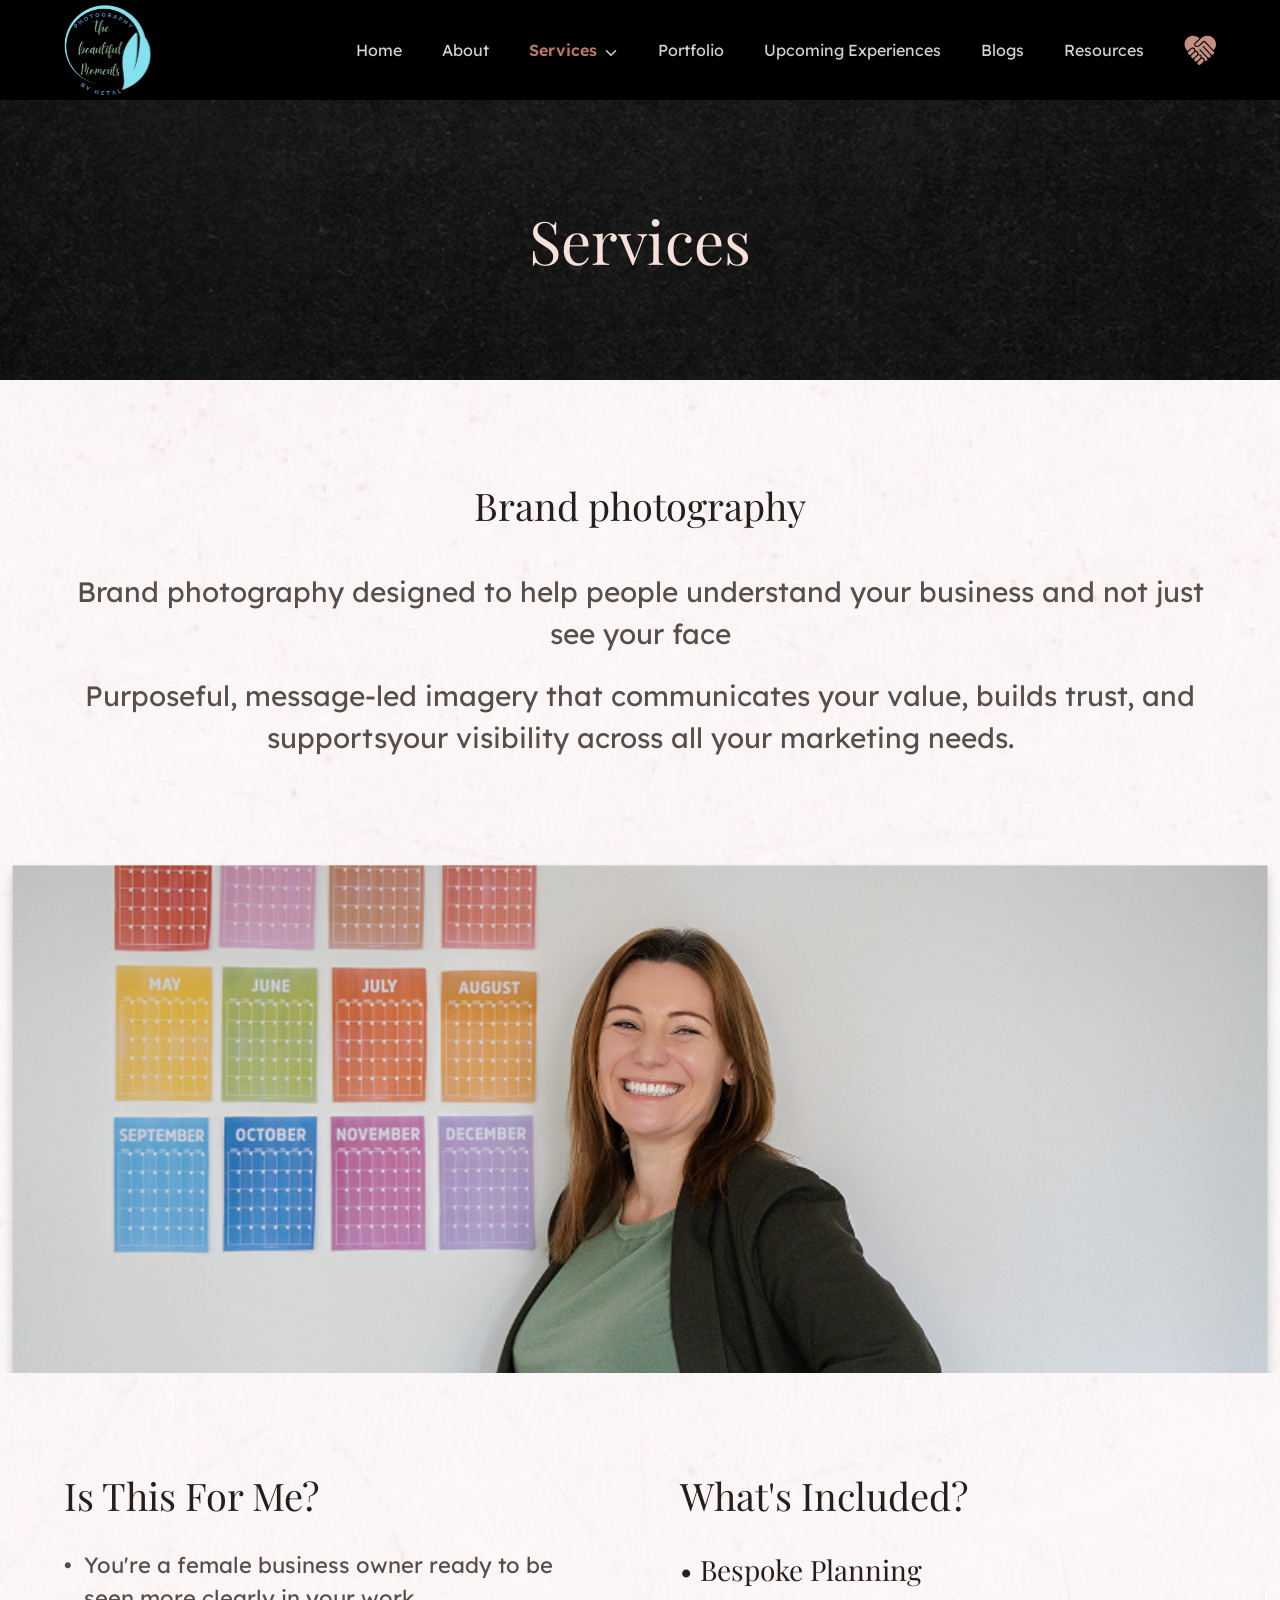
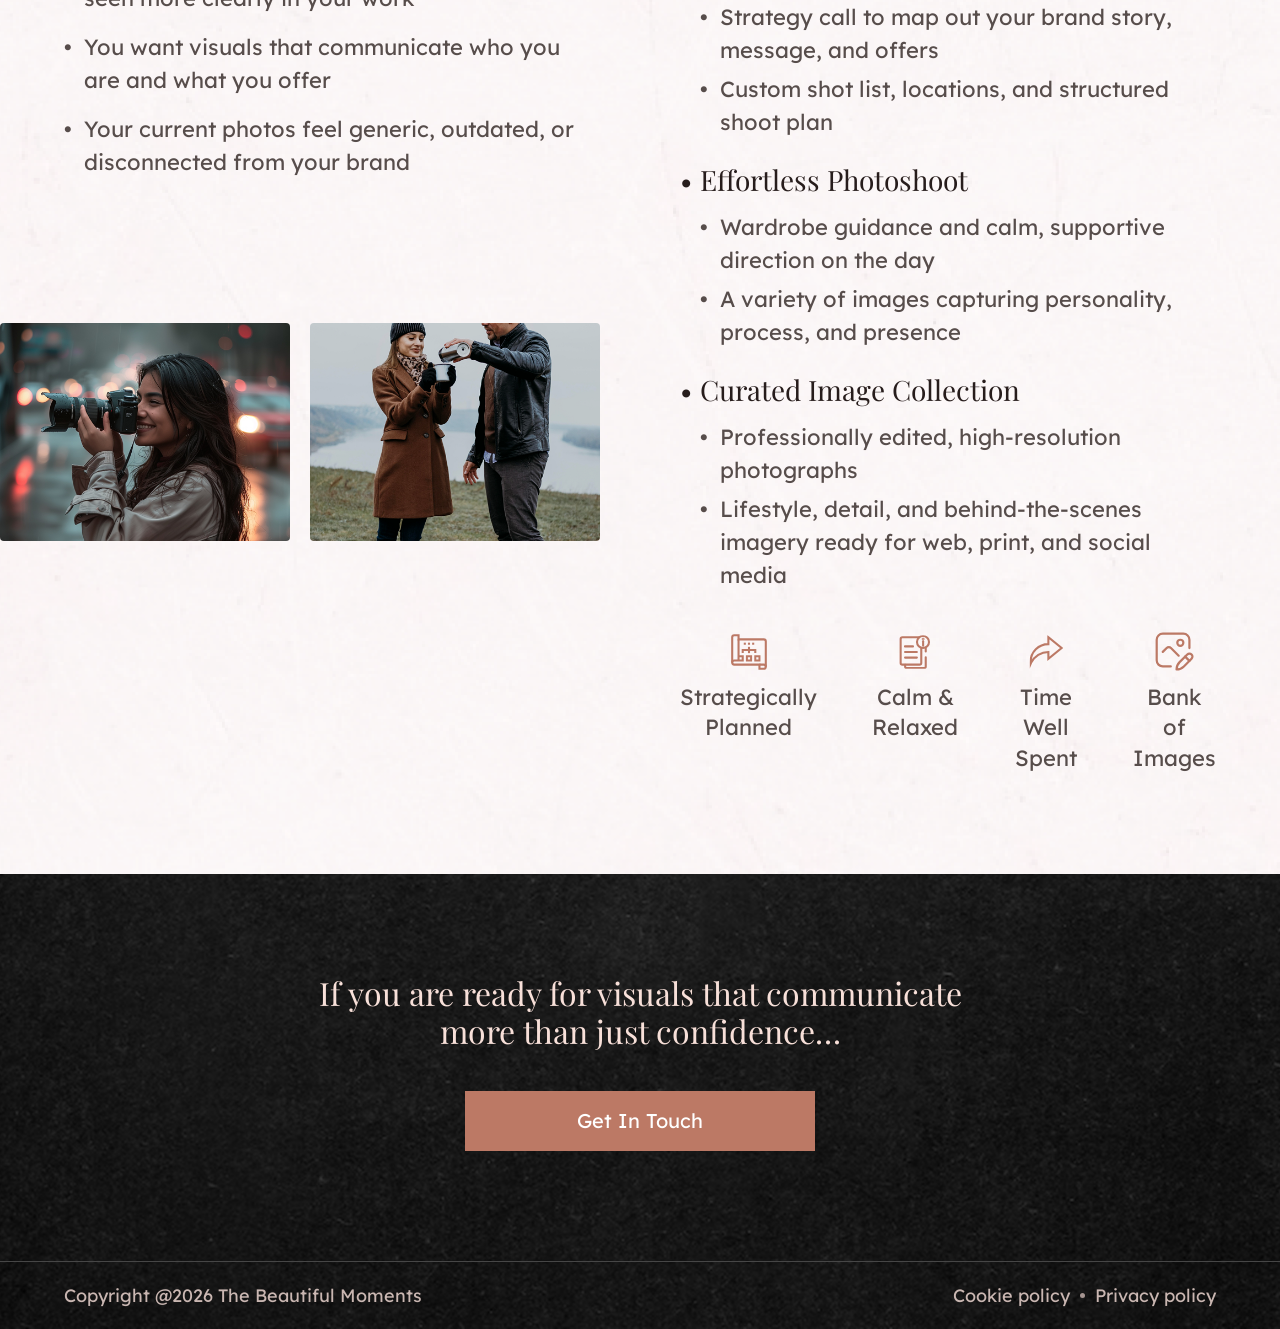
<file: service-inner.html>
<!DOCTYPE html>
<html lang="en">

<head>
    <meta charset="UTF-8" />
    <meta name="viewport" content="width=device-width, initial-scale=1.0" />
    <title>Beautiful Moment</title>
    <link href="https://cdn.jsdelivr.net/npm/bootstrap@5.3.3/dist/css/bootstrap.min.css" rel="stylesheet">
    <link rel="stylesheet" href="https://cdn.jsdelivr.net/npm/swiper@11/swiper-bundle.min.css" />
    <link rel="stylesheet" href="https://cdn.jsdelivr.net/npm/@fancyapps/ui@5.0/dist/fancybox/fancybox.css" />
    <link rel="stylesheet" href="css/style.css" />
    <link rel="stylesheet" href="css/responsive.css" />
</head>

<body>
    <header class="main-header">
        <div class="bm-container">
            <nav class="navbar navbar-expand-lg navbar-dark bg-transparent justify-content-between">
                <a class="navbar-brand" href="index.html">
                    <img src="media-images/logo.svg" alt="Beautiful Moment Logo" class="header-logo">
                </a>
                <div class="d-flex align-items-center nav-right">
                    <button class="navbar-toggler" type="button" data-bs-toggle="collapse" data-bs-target="#navbarNav"
                        aria-controls="navbarNav" aria-expanded="false" aria-label="Toggle navigation">
                        <img src="./media-images/menu-toggle.svg" alt="">
                    </button>
                    <div class="collapse navbar-collapse justify-content-center" id="navbarNav">
                        <ul class="navbar-nav mx-auto">
                            <li class="nav-item">
                                <a class="nav-link" href="index.html">Home</a>
                            </li>
                            <li class="nav-item">
                                <a class="nav-link" href="about.html">About</a>
                            </li>
                            <li class="nav-item dropdown">
                                <a class="nav-link active dropdown-toggle" href="service.html" id="navbarDropdown"
                                    role="button" data-bs-toggle="dropdown" aria-expanded="false" aria-current="page">
                                    Services
                                </a>
                                <ul class="dropdown-menu" aria-labelledby="navbarDropdown">
                                    <li><a class="dropdown-item" href="service.html">All Services</a></li>
                                    <li>
                                        <hr class="dropdown-divider">
                                    </li>
                                    <li><a class="dropdown-item" href="service-inner.html">Brand Photography</a></li>
                                    <li><a class="dropdown-item" href="#">Brand Video</a></li>
                                    <li><a class="dropdown-item" href="#">Headshots/Portraits</a></li>
                                    <li><a class="dropdown-item" href="#">Event</a></li>
                                </ul>
                            </li>
                            <li class="nav-item">
                                <a class="nav-link" href="portfolio.html">Portfolio</a>
                            </li>
                            <li class="nav-item">
                                <a class="nav-link" href="experiences.html">Upcoming Experiences</a>
                            </li>
                            <li class="nav-item">
                                <a class="nav-link" href="blog.html">Blogs</a>
                            </li>
                            <li class="nav-item">
                                <a class="nav-link" href="#">Resources</a>
                            </li>
                        </ul>
                    </div>
                    <div class="header-action">
                        <a class="btn-heart" data-bs-toggle="offcanvas" href="#heartOffcanvas" role="button"
                            aria-controls="heartOffcanvas">
                            <img src="media-images/heart-icon.svg" alt="Heart Button Icon">
                        </a>
                    </div>
                </div>
            </nav>
        </div>
    </header>
    <main>
        <!-- Hero Title -->
        <section>
            <div class="dark-bg py-100">
                <div class="bm-container common-hero">
                    <h1>Services</h1>
                </div>
            </div>
        </section>

        <!-- Service Inner Intro -->
        <section class="service-inner-intro py-100">
            <div class="bm-container">
                <h2>Brand photography</h2>
                <p>Brand photography designed to help people understand your business and not just see your face</p>
                <p>Purposeful, message-led imagery that communicates your value, builds trust, and supportsyour
                    visibility across all your marketing needs.</p>
            </div>
        </section>

        <!-- Service Inner Hero Image -->
        <section>
            <div class="service-inner-hero">
                <img src="./media-images/Service-1.png" alt="Brand Photography">
            </div>
        </section>

        <!-- Is This For Me + What's Included -->
        <section class="service-inner-details py-100">
            <div class="bm-container">
                <div class="sid-grid">
                    <!-- Left: Is This For Me -->
                    <div class="sid-left">
                        <h3>Is This For Me?</h3>
                        <ul>
                            <li>You're a female business owner ready to be seen more clearly in your work</li>
                            <li>You want visuals that communicate who you are and what you offer</li>
                            <li>Your current photos feel generic, outdated, or disconnected from your brand</li>
                        </ul>
                    </div>

                    <!-- Right: What's Included -->
                    <div class="sid-right">
                        <h3>What's Included?</h3>
                        <div class="sid-included">
                            <ul>
                                <li>
                                    <strong>Bespoke Planning</strong>
                                    <ul>
                                        <li>Strategy call to map out your brand story, message, and offers</li>
                                        <li>Custom shot list, locations, and structured shoot plan</li>
                                    </ul>
                                </li>
                                <li>
                                    <strong>Effortless Photoshoot</strong>
                                    <ul>
                                        <li>Wardrobe guidance and calm, supportive direction on the day</li>
                                        <li>A variety of images capturing personality, process, and presence</li>
                                    </ul>
                                </li>
                                <li>
                                    <strong>Curated Image Collection</strong>
                                    <ul>
                                        <li>Professionally edited, high-resolution photographs</li>
                                        <li>Lifestyle, detail, and behind-the-scenes imagery ready for web, print, and
                                            social media</li>
                                    </ul>
                                </li>
                            </ul>
                        </div>
                        <div class="sid-features">
                            <div>
                                <img src="./media-images/Brand-photography-1.svg" alt="Strategically Planned">
                                <span>Strategically Planned</span>
                            </div>
                            <div>
                                <img src="./media-images/Brand-photography-2.svg" alt="Calm & Relaxed">
                                <span>Calm &amp; Relaxed</span>
                            </div>
                            <div>
                                <img src="./media-images/Brand-photography-3.svg" alt="Time Well Spent">
                                <span>Time Well Spent</span>
                            </div>
                            <div>
                                <img src="./media-images/Brand-photography-4.svg" alt="Bank of Images">
                                <span>Bank of Images</span>
                            </div>
                        </div>
                    </div>
                </div>
            </div>

            <div class="sid-gallery">
                <div>
                    <img src="./media-images/bts-1.png" alt="Gallery 1">
                </div>
                <div>
                    <img src="./media-images/bts-2.png" alt="Gallery 2">
                </div>
            </div>
        </section>

    </main>
    <footer>
        <div class="dark-bg">
            <div class="bm-container">
                <div class="footer-content py-100">
                    <h3>If you are ready for visuals that communicate more than just confidence…</h3>
                    <a data-bs-toggle="offcanvas" href="#heartOffcanvas" role="button" aria-controls="heartOffcanvas"
                        class="btn-primary">Get In Touch</a>
                </div>
            </div>

            <div class="footer-copyright">
                <div class="bm-container">
                    <p>Copyright @2026 The Beautiful Moments</p>
                    <div class="cookies-policy"><a href="#">Cookie policy</a><a href="#">Privacy policy</a></div>
                </div>
            </div>
        </div>
    </footer>

    <!-- Offcanvas for Heart Button -->
    <div class="custom-offcanvas">
        <div class="offcanvas offcanvas-end" tabindex="-1" id="heartOffcanvas" aria-labelledby="heartOffcanvasLabel">
            <div class="offcanvas-header justify-content-between">
                <h3 class="offcanvas-title" id="heartOffcanvasLabel">Get In Touch</h3>
                <button type="button" data-bs-dismiss="offcanvas" aria-label="Close"><img
                        src="./media-images/close-icon.svg" alt=""></button>
            </div>
            <div class="offcanvas-body">
                <div class="opening-hours">
                    <h4>Opening Hours</h4>
                    <div class="hours-item">
                        <p>Monday – Friday</p>
                        <p>10 am – 5 pm</p>
                    </div>
                    <div class="hours-item">
                        <p>Weekends</p>
                        <p>10 am – 2 pm</p>
                    </div>
                    <div class="hours-item">
                        <p>Holidays</p>
                        <p>Closed</p>
                    </div>
                </div>
                <div class="opening-hours">
                    <h4>Contact Us</h4>
                    <div class="contact-links">
                        <span><img src="./media-images/call-icon.svg" alt=""></span>
                        <a href="telto:+ (65) 123-272-778">+ (65) 123-272-778</a>
                    </div>
                    <div class="contact-links">
                        <span><img src="./media-images/mail-icon.svg" alt=""></span>
                        <a href="mailto:info@thebeautifulmoments.co.uk">info@thebeautifulmoments.co.uk</a>
                    </div>
                </div>
                <div class="canvas-copyright mt-auto">
                    <p>Copyright <img src="./media-images/copyright-icon.svg" alt=""> 2026 - All Rights Reserved.</p>
                    <p>Website Design & Developed by <b><a href="">Softqube Technologies LLC</a></b>.</p>
                </div>
            </div>
        </div>
    </div>
    <script src="https://cdn.jsdelivr.net/npm/bootstrap@5.3.3/dist/js/bootstrap.bundle.min.js"></script>
    <script src="https://cdn.jsdelivr.net/npm/swiper@11/swiper-bundle.min.js"></script>
    <script src="https://cdn.jsdelivr.net/npm/@fancyapps/ui@5.0/dist/fancybox/fancybox.umd.js"></script>
    <script src="js/custom.js"></script>
</body>

</html>
</file>
<file: css/style.css>
@import url('https://fonts.googleapis.com/css2?family=Lexend:wght@100..900&family=Playfair+Display:ital,wght@0,400..900;1,400..900&display=swap');

:root {

    --font-primary: 'Lexend', sans-serif;
    --font-secondary: 'Playfair Display', serif;

    --container-max-width: 1620px;
    /* ================= COLORS ================= */
    --color-primary: #BC7965;
    --color-secondary: #F8E0D9;
    --color-dark: #271D1C;
    --color-dark-muted: #574D4B;
    --color-light-gray: #D3D3D3;
    --color-white: #FFFFFF;
    --color-black: #000000;
    --color-white-secondary: #EEE;
    /* ================= FONT SIZES ================= */
    --text-xs: 16px;
    --text-sm: 18px;
    --text-md: 20px;
    --text-lg: 22px;
    --text-xl: 26px;
    --heading-sm: 28px;
    --heading-md: 30px;
    --footer-md: 32px;
    --heading-lg: 36px;
    --heading-xl: 40px;
    --heading-2xl: 48px;
    --heading-3xl: 68px;
    --bg-primary: url('../images/light-bg.png');
    --bg-secondary: url('../images/dark-bg.png');
}

.bm-container {
    width: 100%;
    max-width: var(--container-max-width);
    margin-left: auto;
    margin-right: auto;
}

html {
    scroll-behavior: smooth;
}

* {
    margin: 0;
    padding: 0;
    box-sizing: border-box;
}

body {
    color: var(--color-primary);
    -webkit-font-smoothing: antialiased;
    text-rendering: optimizeLegibility;
    font-family: var(--font-primary);
    background-image: var(--bg-primary);
}

.dark-bg {
    background-image: var(--bg-secondary);
    background-position: bottom;
    background-size: cover;
    background-repeat: no-repeat;
}

h1,
h2,
h3,
h4,
h5,
h6 {
    font-family: var(--font-secondary);
    margin: 0;
}

a:focus-visible {
    outline: none !important;
}

.post,
.page {
    margin: 0;
}

.row {
    margin: 0;
}

p,
ul {
    margin: 0;
    padding: 0;
}

.row>* {
    padding-left: 0;
    padding-right: 0;
}

a {
    text-decoration: none;
    color: inherit;
}

main {
    padding-top: 100px;
}

.py-100 {
    padding: 100px 0;
}

a.btn-primary {
    background-color: var(--color-primary);
    color: var(--color-white);
    font-family: var(--font-primary);
    font-size: var(--text-md);
    font-weight: 400;
    transition: all 0.4s ease;
    min-width: 350px;
    width: fit-content;
    height: 60px;
    display: flex;
    align-items: center;
    justify-content: center;
    position: relative;
    overflow: hidden;
    z-index: 1;
}

a.btn-primary::before {
    content: '';
    position: absolute;
    top: 0;
    right: 0;
    width: 0;
    height: 100%;
    background-color: var(--color-black);
    transition: all 0.4s ease;
    z-index: -1;
}

a.btn-primary:hover {
    color: var(--color-white);
}

a.btn-primary:hover::before {
    width: 100%;
}

h2 {
    color: var(--color-dark);
    font-size: var(--heading-2xl);
    font-weight: 400;
    padding-bottom: 40px;
    line-height: normal;
    text-align: center;
}

section:has(.dark-bg) h2 {
    color: var(--color-white);
}

/* ================= HERO SECTION ================= */
.hero-section {
    position: relative;
    display: flex;
    align-items: stretch;
    height: 100vh;
    background-color: var(--color-black);
    overflow: hidden;
}

.hero-slider-wrap {
    flex: 1;
    overflow: hidden;
}

.heroSwiper {
    width: 100%;
    height: 100%;
}

.heroSwiper .swiper-slide img {
    width: 100%;
    height: 100%;
    object-fit: cover;
}

/* Social Links - Left Side */
.hero-social {
    position: absolute;
    left: 0;
    top: 0;
    bottom: 0;
    width: 150px;
    background-color: var(--color-black);
    display: flex;
    flex-direction: column;
    align-items: center;
    justify-content: center;
    gap: 30px;
    z-index: 5;
}

.hero-social li::marker {
    color: var(--color-primary);
}

.hero-social ul li:first-of-type {
    list-style-type: none;
}

.hero-social ul {

    display: flex;
    gap: 30px;
    writing-mode: sideways-lr;

}

.hero-social a img {
    transform: rotate(-90deg);
}

.hero-social a {
    display: flex;
    align-items: bottom;
    gap: 10px;
    color: var(--color-white);
    font-family: var(--font-primary);
    font-size: var(--text-xs);
    font-weight: 400;
    line-height: normal;
}


/* Thumbnail Navigation - Right Side */
.hero-thumbs {
    width: 150px;
    background-color: var(--color-black);
    display: flex;
    align-items: center;
    justify-content: center;
    padding: 10px;
    z-index: 5;
}

.hero-thumbs .swiper-vertical>.swiper-wrapper {
    justify-content: center;
    align-items: center;
}

.hero-social li {
    padding: 10px 0;
}

.heroThumbs {
    width: 100%;
    height: auto;
}

.heroThumbs .swiper-slide {
    width: 80px !important;
    height: 70px !important;
    cursor: pointer;
    opacity: 0.5;
    transition: opacity 0.3s ease;
    border: 2px solid transparent;
}

.heroThumbs .swiper-slide-thumb-active {
    opacity: 1;
    border-color: var(--color-primary);
}

.heroThumbs .swiper-slide img {
    width: 100%;
    height: 100%;
    object-fit: cover;
}

/* ================= HEADER ================= */
.main-header {
    background-color: var(--color-black);
    position: fixed;
    width: 100%;
    top: 0;
    z-index: 9;
}

.main-header .navbar {
    padding: 0;
}

.navbar-toggler {
    all: unset;
}

.header-logo {
    height: 90px;
    width: auto;
}

.main-header .navbar-nav {
    gap: 40px;
}

.main-header .navbar-nav .nav-link {
    color: var(--color-light-gray);
    font-family: var(--font-primary);
    font-size: var(--text-xs);
    font-weight: 400;
    padding: 0 !important;
    transition: all 0.3s ease;
}

.main-header .navbar-nav .nav-link:hover,
.main-header .navbar-nav .nav-link:focus {
    color: var(--color-primary);
}

.main-header .navbar-nav .nav-link.active {
    color: var(--color-primary);
    font-weight: 600;
}

.main-header .navbar-nav .dropdown-menu {
    background: rgba(39, 29, 28, 0.85);
    backdrop-filter: blur(15px);
    -webkit-backdrop-filter: blur(15px);
    border: 1px solid rgba(255, 255, 255, 0.08);
    border-radius: 12px;
    margin-top: 15px;
    padding: 10px 0;
    box-shadow: 0 15px 35px rgba(0, 0, 0, 0.3);
    animation: dropdownFade 0.3s ease forwards;
    transform-origin: top center;
}

@keyframes dropdownFade {
    from {
        opacity: 0;
        transform: translateY(10px) scale(0.98);
    }

    to {
        opacity: 1;
        transform: translateY(0) scale(1);
    }
}

.main-header .navbar-nav .dropdown-item {
    color: rgba(255, 255, 255, 0.9);
    font-family: var(--font-primary);
    font-size: 14px;
    padding: 10px 24px;
    font-weight: 300;
    transition: all 0.3s cubic-bezier(0.25, 0.46, 0.45, 0.94);
    position: relative;
    letter-spacing: 0.5px;
}

.main-header .navbar-nav .dropdown-item:hover {
    background-color: rgba(188, 121, 101, 0.15);
    color: var(--color-primary);
    padding-left: 28px;
}

.main-header .navbar-nav .dropdown-item:hover::before {
    content: '';
    position: absolute;
    left: 12px;
    top: 50%;
    transform: translateY(-50%);
    width: 4px;
    height: 4px;
    background-color: var(--color-primary);
    border-radius: 50%;
}

.dropdown-divider {
    border-top: 1px solid rgba(255, 255, 255, 0.05);
    margin: 8px 0;
}

.main-header .dropdown-toggle::after {
    all: unset;
    background-image: url(../media-images/down-icon.svg);
    height: 12px;
    width: 16px;
    display: inline-block;
    content: "";
    transition: 0.3s;
}

.nav-right {
    gap: 40px;
}

.header-action {
    display: flex;
    align-items: center;
}

.header-action .btn-heart {
    display: inline-flex;
    align-items: center;
    justify-content: center;
    transition: transform 0.3s ease;
}

.header-action .btn-heart img {
    height: 32px;
    width: auto;
}

.header-action .btn-heart:hover {
    transform: scale(1.05);
}

.main-header .dropdown-toggle.show::after {
    transform: rotate(180deg);
    transition: 0.3s;
}

/* ================= Brand Photography ================= */
.brand-photography {
    text-align: center;
}

.brand-content h2 {
    max-width: 1220px;
    margin: 0 auto;
    padding-bottom: 0;
}

.brand-content p {
    margin-top: 20px;
    color: var(--color-dark-muted);
    font-size: var(--text-lg);
    font-weight: 400;
    max-width: 1500px;
    margin: 20px auto 0;
    line-height: 150%;
}

.brand-content p:first-of-type {
    margin-top: 40px;
}

.about-brand p:first-of-type {
    font-size: var(--heading-md);
}

/* ================= Partner Section =================  */
.partnerSwiper .swiper-wrapper {
    transition-timing-function: linear !important;
}

.partnerSwiper .swiper-slide {
    width: auto;
}

.partnerSwiper .swiper-slide img {
    max-width: 100%;
    height: auto;
}

/* ================= How Different ================= */
.how-different {
    text-align: center;
}

.how-different-grid {
    display: grid;
    grid-template-columns: repeat(3, 1fr);
    gap: 20px;
    margin: 0 50px;
}

.how-different-grid .how-different-card {
    display: flex;
    flex-direction: column;
    align-items: center;
    gap: 15px;
}

.how-different-card h3 {
    color: var(--color-dark);
    font-size: var(--heading-sm);
    font-weight: 400;
    line-height: normal;
    padding-bottom: 15px;
}

.how-different-card p {
    color: var(--color-dark-muted);
    font-size: var(--text-lg);
    font-weight: 400;
    line-height: 150%;
}

/*================= Why US =================*/
.why-us-grid {
    display: grid;
    grid-template-columns: repeat(4, 1fr);
    gap: 20px;
}

.why-us-card-content {
    border: 1px solid #343434;
    padding: 20px;
}

.why-us-card-content h3 {
    color: var(--color-secondary);
    font-family: var(--font-secondary);
    font-size: var(--heading-sm);
    font-weight: 400;
    line-height: normal;
    margin-bottom: 16px;
}

.why-us-card-content p {
    color: var(--color-white);
    font-family: var(--font-primary);
    font-size: var(--text-lg);
    font-weight: 400;
    line-height: 150%;
    margin-bottom: 30px;
}

.why-us-card-content a.btn-primary {
    min-width: 100%;
    margin-top: auto;
}

.why-us-card img {
    width: 100%;
    max-height: 230px;
    object-fit: cover;
}

.why-us-card {
    display: flex;
    flex-direction: column;
    height: 100%;
}

.why-us-card-content {
    height: 100%;
    display: flex;
    flex-direction: column;
}

/*================= Client Feedback =================*/
.client-feedback h2 {
    text-align: center;
}

.client-feedback-slider {
    padding-right: 150px;
}

.testimonial-slide {
    display: grid;
    grid-template-columns: 204px 1fr;
    gap: 40px;
    align-items: center;
}

.testimonial-img {
    flex-shrink: 0;
    width: 100%;
    height: 180px;
}

.testimonial-img img {
    width: 100%;
    height: 100%;
    object-fit: cover;
}

.testimonial-content {
    flex-grow: 1;
}

.testimonial-content .quote {
    color: var(--color-dark);
    font-family: var(--font-secondary);
    font-size: var(--heading-md);
    line-height: normal;
    margin-bottom: 20px;
}

.testimonial-content .author {
    color: var(--color-dark-muted);
    font-family: var(--font-primary);
    font-size: var(--text-md);
    font-weight: 300;
}

.feedback-navigation {
    position: absolute;
    right: 0;
    top: 50%;
    transform: translateY(0%);
    display: flex;
    align-items: center;
    gap: 20px;
    z-index: 5;
}

.feedback-prev,
.feedback-next {
    position: static !important;
    margin-top: 0 !important;
    color: var(--color-dark) !important;
}

.feedback-prev::after,
.feedback-next::after {
    font-size: 20px !important;
    font-weight: bold;
}

.feedback-next {
    background-color: var(--color-white);
    width: 50px !important;
    height: 50px !important;
    border-radius: 50%;
    display: flex;
    align-items: center;
    justify-content: center;
}

.feedback-prev {
    width: auto !important;
    height: auto !important;
    cursor: pointer;
}

/*================= Footer =================*/
.footer-content {
    display: flex;
    align-items: center;
    justify-content: center;
    flex-direction: column;
    gap: 40px;
    max-width: 720px;
    margin: 0 auto;
}

.footer-content h3 {
    color: var(--color-secondary);
    font-family: var(--font-secondary);
    font-size: var(--footer-md);
    text-align: center;
    font-weight: 400;
}

.footer-copyright {
    color: rgba(248, 224, 217, 0.8);
    font-family: var(--font-primary);
    font-size: var(--text-sm);
    font-weight: 400;
    line-height: 150%;
    margin-top: 10px;
    border-top: 1px solid #464646;
}

.footer-copyright .bm-container {
    display: flex;
    justify-content: space-between;
    align-items: center;
    padding: 20px 0;
}

.cookies-policy a:not(:last-child)::after {
    content: "";
    margin: 0 10px 4px;
    height: 5px;
    width: 5px;
    border-radius: 50px;
    background-color: #A59591;
    display: inline-block;
}

.about-hero {
    height: auto;
}

.about-banner img {
    width: 100%;
    height: 100%;
    object-fit: cover;
}

.about-hero .hero-social {
    width: 132px;
}


/* Off Canvas Design  */

.custom-offcanvas .offcanvas-header>button {
    all: unset;
    cursor: pointer;
}

.custom-offcanvas .offcanvas {
    background-color: var(--color-black);
    width: 600px !important;
}

.custom-offcanvas .offcanvas-header>h3 {
    color: var(--color-white);
    font-family: var(--font-secondary);
    font-size: var(--heading-lg);
    font-weight: 400;
    line-height: normal;
}

.opening-hours {
    width: 100%;
}

.custom-offcanvas .opening-hours>h4 {
    color: var(--color-primary);
    font-family: var(--font-primary);
    font-size: var(--text-md);
    font-weight: 700;
    line-height: normal;
    margin-bottom: 20px;
}

.custom-offcanvas .offcanvas-header {
    padding: 50px 40px 0px 40px;
    border: none;
}

.custom-offcanvas .offcanvas-body {
    padding: 20px 40px;
}

.custom-offcanvas .hours-item {
    display: flex;
    justify-content: space-between;
    align-items: center;
    padding-bottom: 10px;
    position: relative;
}

.custom-offcanvas .hours-item:last-of-type {
    padding-bottom: 0;
}

.custom-offcanvas .hours-item p,
.custom-offcanvas .opening-hours a {
    color: var(--color-white);
    font-family: var(--font-primary);
    font-size: var(--text-sm);
    font-weight: 400;
    line-height: normal;
    overflow-wrap: anywhere;
}

.custom-offcanvas .hours-item p:first-child {
    order: 1;
}

.custom-offcanvas .hours-item p:last-child {
    order: 3;
}

.custom-offcanvas .hours-item::before {
    content: "";
    background-color: var(--color-white);
    height: 1px;
    flex: 1;
    order: 2;
    margin: 0 10px;
}

.custom-offcanvas .contact-links {
    display: flex;
    align-items: center;
    gap: 10px;
    padding: 8px 12px;
    border-radius: 8px;
    transition: all 0.3s ease;
    cursor: pointer;
}

.custom-offcanvas .contact-links:hover {
    background: rgba(255, 255, 255, 0.06);
    transform: translateX(4px);
}

.custom-offcanvas .contact-links:not(:last-of-type) {
    margin-bottom: 12px;
}

.custom-offcanvas .contact-links span {
    border-radius: 60px;
    background: rgba(255, 255, 255, 0.10);
    width: 30px;
    height: 30px;
    display: flex;
    align-items: center;
    justify-content: center;
    flex: none;
    transition: all 0.3s ease;
}

.custom-offcanvas .contact-links:hover span {
    background: var(--color-primary);
    transform: scale(1.1);
}

.custom-offcanvas .contact-links:hover a {
    color: var(--color-primary);
}

.canvas-copyright p {
    color: rgba(255, 255, 255, 0.70);
    text-align: left;
    font-size: 14px;
    font-weight: 300;
    line-height: normal;
    text-transform: capitalize;
}

.canvas-copyright p:not(:last-of-type) {
    margin-bottom: 4px;
}

.canvas-copyright p b {
    font-weight: 700;
}

.custom-offcanvas .offcanvas-body {
    display: flex;
    flex-direction: column;
    align-items: start;
    gap: 30px;
}

/* ================= Awards Section ================= */
.award-badge {
    aspect-ratio: 1/1;
    width: 100%;
    max-width: 300px;
    margin: 0 auto;
    overflow: hidden;
    display: flex;
    align-items: center;
    justify-content: center;
}

.award-badge img {
    width: 100%;
    height: 100%;
    object-fit: contain;
    padding: 20px;
}

/* ================= Video Showreel Section ================= */
.video-showreel {
    background-color: var(--color-black);
}

.video-wrapper {
    width: 100%;
    max-width: 100%;
    overflow: hidden;
}

.video-wrapper iframe {
    display: block;
    width: 100%;
}

/* ================= Behind The Scene Section ================= */
.bts-grid {
    display: grid;
    grid-template-columns: repeat(3, 1fr);
    gap: 15px;
}

.bts-item {
    position: relative;
    display: block;
    aspect-ratio: 3 / 4;
    overflow: hidden;
    border-radius: 4px;
}

.bts-item img {
    width: 100%;
    height: 100%;
    object-fit: cover;
    transition: transform 0.5s ease;
}

.bts-overlay {
    position: absolute;
    bottom: 20px;
    left: 20px;
    width: 60px;
    height: 60px;
    display: flex;
    align-items: center;
    justify-content: center;
    opacity: 1;
    pointer-events: none;
    transition: transform 0.3s ease;
}

.bts-overlay img {
    width: 100%;
    height: 100%;
    object-fit: contain;
}

.bts-item:hover img {
    transform: scale(1.05);
}

.bts-item:hover .bts-overlay {
    transform: scale(1.1);
}

/* ================= Services Page ================= */
.common-hero h1 {
    color: var(--color-secondary);
    font-family: var(--font-secondary);
    font-size: var(--heading-3xl);
    font-weight: 400;
    line-height: normal;
    text-align: center;
}

.service-content {}

.service-image img {
    width: 100%;
}

.service-grid {
    display: grid;
    grid-template-columns: repeat(2, 1fr);
    gap: 20px;
    margin-top: 40px;
}

.service-main .bm-container>p {
    color: var(--color-dark);
    font-family: var(--font-primary);
    font-size: var(--heading-md);
    font-weight: 400;
    line-height: normal;
    text-align: center;
    max-width: 1180px;
    margin: 0 auto;
}

.service-content {
    background-color: #FFF2EF;
    display: flex;
    flex-direction: column;
    align-items: start;
    box-shadow: 0 2px 4px 0 rgba(0, 0, 0, 0.10);

}

.service-text {
    padding: 40px 80px;
    border-radius: 10px;
    display: flex;
    flex-direction: column;
    justify-content: center;
    align-items: center;
    text-align: center;
    gap: 32px;
    height: 100%;
}

.service-text h3 {
    color: var(--color-dark);
    font-family: var(--font-secondary);
    font-size: var(--heading-xl);
    font-weight: 400;
    line-height: normal;
}

.service-text p {
    color: var(--color-dark-muted);
    font-family: var(--font-primary);
    font-size: var(--text-xl);
    font-weight: 400;
    line-height: 150%;
    margin-bottom: 10px;
}

.service-text a.btn-primary {
    margin-top: auto;
}

/* ================= Service Inner Page ================= */
.service-inner-intro {
    text-align: center;
}

.service-inner-intro h2 {
    font-size: var(--heading-xl);
}

.service-inner-intro>.bm-container>p {
    color: var(--color-dark-muted);
    font-family: var(--font-primary);
    font-size: var(--heading-sm);
    font-weight: 400;
    margin: 0 auto 20px;
    line-height: 150%;
    margin-bottom: 20px;
    max-width: 1400px;
    margin: 0 auto 20px;
}

.service-inner-details {
    position: relative;
}

.service-inner-intro>.bm-container>p:last-of-type {
    margin-bottom: 0;
}

.service-inner-hero {
    width: 100%;
    max-height: 600px;
    overflow: hidden;
}

.service-inner-hero img {
    width: 100%;
    height: 100%;
    max-height: 514px;
    object-fit: cover;
    object-position: top center;
    display: block;
}

/* Details Grid */
.sid-grid {
    display: grid;
    grid-template-columns: 1fr 1fr;
    gap: 80px;
    align-items: start;
}

.sid-left h3,
.sid-right h3 {
    color: var(--color-dark);
    font-family: var(--font-secondary);
    font-size: var(--heading-xl);
    font-weight: 400;
    margin-bottom: 30px;
}

/* Is This For Me list */
.sid-left>ul {
    list-style: none;
    padding: 0;
    margin: 0;
    display: flex;
    flex-direction: column;
    gap: 16px;
}

.sid-left>ul>li {
    color: var(--color-dark-muted);
    font-family: var(--font-primary);
    font-size: var(--text-lg);
    font-weight: 400;
    line-height: 150%;
    padding-left: 20px;
    position: relative;
}

.sid-left>ul>li::before {
    content: "•";
    color: var(--color-dark-muted);
    position: absolute;
    left: 0;
    top: 0;
}

/* Gallery */
.sid-gallery {
    display: grid;
    grid-template-columns: 1fr 1fr;
    gap: 20px;
    width: calc(50% - 40px);
    position: absolute;
    top: 50%;
}

.sid-gallery>div {
    aspect-ratio: 4/3;
    overflow: hidden;
    border-radius: 4px;
}

.sid-gallery>div img {
    width: 100%;
    height: 100%;
    object-fit: cover;
}

/* What's Included list */
.sid-included>ul {
    list-style: none;
    padding: 0;
    margin: 0 0 40px;
    display: flex;
    flex-direction: column;
    gap: 20px;
}

.sid-included>ul>li>strong {
    color: var(--color-dark);
    font-family: var(--font-secondary);
    font-size: var(--heading-sm);
    font-weight: 400;
    display: block;
    margin-bottom: 10px;
    padding-left: 20px;
    position: relative;
}

.sid-included>ul>li>strong::before {
    content: "•";
    color: var(--color-dark);
    position: absolute;
    left: 0;
}

.sid-included>ul>li>ul {
    list-style: none;
    padding: 0;
    display: flex;
    flex-direction: column;
    gap: 6px;
}

.sid-included>ul>li>ul>li {
    color: var(--color-dark-muted);
    font-family: var(--font-primary);
    font-size: var(--text-lg);
    font-weight: 400;
    line-height: 150%;
    padding-left: 40px;
    position: relative;
}

.sid-included>ul>li>ul>li::before {
    content: "•";
    color: var(--color-dark-muted);
    position: absolute;
    left: 20px;
}

/* Feature icons */
.sid-features {
    display: grid;
    grid-template-columns: repeat(4, 1fr);
    gap: 55px;
}

.sid-features>div {
    display: flex;
    flex-direction: column;
    align-items: center;
    gap: 10px;
    text-align: center;
}

.sid-features>div img {
    width: 40px;
    height: 40px;
    object-fit: contain;
}

.sid-features>div span {
    color: var(--color-dark-muted);
    font-family: var(--font-primary);
    font-size: var(--text-lg);
    font-weight: 400;
    line-height: 140%;
}

/* ================= Portfolio Page ================= */
.portfolio-main .bm-container>p {
    color: var(--color-dark);
    font-family: var(--font-primary);
    font-size: var(--heading-md);
    font-weight: 400;
    line-height: 160%;
    text-align: center;
}

.portfolio-grid {
    display: grid;
    grid-template-columns: repeat(auto-fill, minmax(400px, 1fr));
    gap: 20px;
    margin-top: 40px;
}

.portfolio-item {
    position: relative;
}

.portfolio-item img {
    width: 100%;
}

.portfolio-text {
    position: absolute;
    bottom: 30px;
    left: 50%;
    transform: translateX(-50%);
    display: flex;
    flex-direction: column;
    justify-content: center;
    align-items: center;
    gap: 15px;
    width: 100%;
}

.portfolio-text h3 {
    color: var(--color-white);
    text-align: center;
    text-shadow: 0 4px 4px rgba(0, 0, 0, 0.43);
    font-family: var(--font-secondary);
    font-size: var(--heading-md);
    font-weight: 400;
    line-height: normal;
}

.portfolio-text a.btn-primary {
    min-width: 200px;
}

/* ================= Portfolio Detail Page ================= */
.portfolio-hero-grid {
    display: grid;
    grid-template-columns: 1fr 450px;
    gap: 50px;
}

.portfolio-hero-title {
    display: flex;
    align-items: center;
    justify-content: start;
    gap: 30px;
}

.portfolio-hero-title h2 {
    color: var(--color-secondary);
    font-family: var(--font-secondary);
    font-size: var(--heading-3xl);
    font-weight: 400;
    line-height: normal;
    margin-bottom: 0;
    padding-bottom: 0;
}

.portfolio-hero-title h2:first-child {
    order: 1;
}

.portfolio-hero-title h2:last-child {
    order: 3;
}

.portfolio-hero-title::before {
    content: "";
    background-color: var(--color-white);
    height: 44px;
    width: 4px;
    order: 2;
}

.portfolio-hero-description h3 {
    color: var(--color-primary);
    font-size: var(--heading-lg);
    font-style: italic;
    font-weight: 600;
    line-height: normal;
    margin-top: 30px;
    margin-bottom: 16px;
}

.portfolio-hero-description p {
    color: var(--color-white-secondary);
    font-family: var(--font-primary);
    font-size: var(--text-md);
    font-weight: 300;
    line-height: 150%;
}

.masonry-grid {
    column-count: 3;
    column-gap: 20px;
    margin-top: 30px;
}

.masonry-grid img {
    width: 100%;
    margin-bottom: 20px;
    display: block;
    break-inside: avoid;
}

.portfolio-hero-right {
    background-color: #BC796533;
    padding: 140px 40px 100px;
    margin-top: 100px;
    position: relative;
    margin-bottom: 20px;
}

.portfolio-hero-right>img {
    width: 200px;
    height: 200px;
    object-fit: cover;
    object-position: center;
    border-radius: 50%;
    position: absolute;
    top: -100px;
    left: 50%;
    transform: translateX(-50%);
}

.review-stars {
    display: flex;
    align-items: center;
    justify-content: center;
    margin-top: 16px;
}

.review-stars .rating-color {
    color: #FFB817;
}

.review-stars .no-rating-color {
    color: #9a9a9a;
}

.portfolio-hero-right {
    text-align: center;
}

.portfolio-hero-right p {
    color: var(--color-white-secondary);
    text-align: center;
    font-family: var(--font-primary);
    font-size: var(--text-sm);
    font-weight: 300;
    line-height: 150%;
    margin-bottom: 40px;
}

.portfolio-hero-right h3 {
    color: var(--color-primary);
    text-align: center;
    font-family: var(--font-secondary);
    font-size: var(--heading-md);
    font-weight: 700;
    line-height: normal;
    margin-bottom: 16px;
}

.user-wesbite-link {
    display: flex;
    align-items: center;
    justify-content: center;
    gap: 10px;
}

.user-wesbite-link a {
    color: var(--color-white);
    text-align: center;
    font-family: var(--font-primary);
    font-size: var(--text-sm);
    font-weight: 300;
    line-height: 150%;
}

.portfolio-hero-right::before {
    content: "";
    background-image: url(../images/commnet-cot.svg);
    background-size: cover;
    background-position: center;
    background-repeat: no-repeat;
    position: absolute;
    top: -20px;
    left: -10px;
    width: 50px;
    height: 36px;
}

.gallery-section .portfolio-hero-title::before {
    display: none;
}

.gallery-section .portfolio-hero-title {
    justify-content: center;
}

.gallery-section .masonry-grid {
    column-count: 4;
    column-gap: 20px;
    margin-top: 30px;
}

.experiences-header {
    text-align: center;
    max-width: 1300px;
    margin: 0 auto;
}

.experiences-header h2 {
    color: var(--color-secondary);
    text-align: center;
    font-size: var(--heading-3xl);
    font-weight: 400;
    line-height: normal;
}

.experiences-header h2::after {
    content: "";
    display: block;
    width: 100%;
    max-width: 60%;
    height: 1px;
    margin: 0 auto;
    background: linear-gradient(to right, transparent, var(--color-secondary), transparent);
    margin: 50px auto;
}

.experiences-header h3 {
    color: var(--color-secondary);
    text-align: center;
    font-size: var(--heading-2xl);
    font-weight: 400;
    line-height: normal;
    margin-bottom: 30px;
}

.experiences-header p {
    color: var(--color-white);
    text-align: center;
    font-size: var(--heading-sm);
    font-weight: 400;
    line-height: 160%;
}

.comming-soon>h3,
.experiences-content>h3 {
    color: var(--color-secondary);
    font-size: var(--heading-lg);
    font-weight: 400;
    line-height: normal;
    margin-bottom: 20px;
}

.comming-soon-grid {
    display: grid;
    grid-template-columns: repeat(2, 1fr);
    gap: 20px;
}

.comming-soon-card {
    display: flex;
    align-items: start;
    flex-direction: column;
    background-color: #FFF2EF;
}

.comming-soon-card>img {
    width: 100%;
}

.comming-soon-content {
    padding: 40px 80px;
    display: flex;
    flex-direction: column;
    justify-content: center;
    align-items: center;
    text-align: center;
    height: 100%;
}

.comming-soon-content h4 {
    color: var(--color-dark);
    text-align: center;
    font-size: var(--heading-xl);
    font-weight: 400;
    line-height: normal;
}

.comming-soon-content p {
    color: var(--color-dark-muted);
    text-align: center;
    font-size: var(--text-xl);
    font-weight: 400;
    line-height: 150%;
    margin: 32px 0 40px;
}

.comming-soon-content a.btn-primary {
    margin-top: auto;
}

.experiences-grid {
    display: grid;
    grid-template-columns: repeat(3, 1fr);
    gap: 20px;
}

.experiences-content p {
    color: var(--color-white);
    text-align: center;
    font-size: var(--heading-sm);
    font-weight: 400;
    line-height: 150%;
    margin-top: 16px;
}

.experiences-card img {
    width: 100%;
}

.experience-main {
    padding-top: 100px;
}

.blog-details {
    padding-top: 50px;
}

.blog-details .date {
    color: var(--color-primary);
    font-size: var(--text-xs);
    font-weight: 400;
    line-height: 150%;
    display: block;
    margin-bottom: 10px;
}

.blog-details img {
    width: 100%;
    margin-bottom: 20px;
}

.blog-details h1,
.blog-details h2,
.blog-details h3,
.blog-details h4,
.blog-details h5,
.blog-details h6 {
    font-family: var(--font-primary);
}

.blog-details h1 {
    color: var(--color-white);
    font-size: var(--footer-md);
    font-weight: 400;
    line-height: 150%;
    margin-bottom: 30px;
}

.blog-details h2 {
    color: var(--color-primary);
    font-size: var(--text-xl);
    font-weight: 400;
    line-height: 150%;
    padding: 10px 0;
    text-align: start;
    margin-bottom: 0;

}

.blog-details h3 {
    color: #85E1ED;
    font-size: var(--text-lg);
    font-weight: 400;
    line-height: 150%;
    padding-bottom: 6px;
    text-align: start;
    margin-bottom: 0;
}

.blog-details h4 {
    color: var(--color-light-gray);
    font-size: var(--text-md);
    font-weight: 400;
    line-height: 150%;
    padding-bottom: 6px;
    text-align: start;
    margin-bottom: 0;
}

.blog-details h5 {
    color: var(--color-white-secondary);
    font-size: var(--text-sm);
    font-weight: 400;
    line-height: 150%;
    padding-bottom: 6px;
    text-align: start;
    margin-bottom: 0;
}

.blog-details h6 {
    color: var(--color-white-secondary);
    font-size: var(--text-xs);
    font-weight: 400;
    line-height: 150%;
    padding-bottom: 6px;
    text-align: start;
    margin-bottom: 0;
}

.blog-details p,
.blog-details li {
    color: var(--color-white-secondary);
    font-weight: 300;
    line-height: 150%;
    padding-bottom: 10px;
    font-size: var(--text-sm);
}

.blog-details li {
    padding-bottom: 0px;
}

.blog-details ul,
.blog-details ol {
    padding-left: 20px;
    margin-bottom: 0;
    padding: 6px 0 6px 20px;
}

.blog-details b {
    font-weight: 700;
}

.blog-details a {
    text-decoration: underline;
    color: var(--color-white-secondary);
    font-weight: 300;
    line-height: 150%;
    font-size: var(--text-sm);
}

.blog-header h2::after {
    display: none;
}

.blog-header p {
    color: var(--color-dark-muted);
    text-align: center;
    font-size: var(--text-lg);
    font-weight: 400;
    line-height: 150%;
    max-width: 1400px;
    margin: 0 auto;
}

.blog-card-grid {
    display: grid;
    grid-template-columns: repeat(auto-fill, minmax(400px, 1fr));
    row-gap: 50px;
    column-gap: 20px;
    margin-top: 40px;
}

.blog-card img {
    width: 100%;
    height: 356px;
    object-fit: cover;
    object-position: center;
}

.blog-card h3 {
    color: var(--color-dark);
    font-size: var(--heading-md);
    font-weight: 400;
    line-height: 150%;
    margin: 16px 0 24px;
}

.blog-card p {
    color: var(--color-dark-muted);
    font-size: var(--text-lg);
    font-weight: 400;
    line-height: 150%;
    margin-bottom: 16px;
    display: -webkit-box;
    -webkit-line-clamp: 2;
    line-clamp: 2;
    -webkit-box-orient: vertical;
    overflow: hidden;
}

.blog-card a {
    color: #bc7965d2;
    font-size: var(--text-md);
    font-weight: 500;
    line-height: 150%;
    text-decoration-line: underline;
}
</file>
<file: css/responsive.css>
@media (max-width: 1699px) {
    :root {
        --container-max-width: 1440px;
    }
}

@media (max-width: 1499px) {
    :root {
        --container-max-width: 1320px;
    }

    .about-hero .hero-social {
        width: calc(100vw - 93vw);
    }
}

@media (max-width: 1399px) {
    :root {
        --heading-3xl: 60px;
        --heading-2xl: 44px;
        --heading-xl: 38px;
        --container-max-width: 90%;
        --heading-lg: 34px;
    }

    .hero-social,
    .hero-thumbs {
        width: 80px;
    }

    .gallery-section .masonry-grid {
        column-count: 3;
    }

    .portfolio-hero-grid {
        display: grid;
        grid-template-columns: 1fr 350px;
        gap: 30px;
    }

    .portfolio-hero-right {
        padding: 120px 20px 20px;
    }

    .portfolio-hero-title h2 {
        font-size: var(--heading-2xl);
    }
}

@media (max-width: 1299px) {
    .comming-soon-content {
        padding: 20px 40px;
    }

    .comming-soon-content p {
        font-size: var(--text-lg);
        margin: 16px 0 20px;
    }

    .experiences-content p {
        font-size: var(--text-lg);
    }
}

@media (max-width: 1199px) {
    :root {
        --heading-3xl: 52px;
        --heading-2xl: 38px;
        --heading-xl: 34px;
        --heading-lg: 30px;
        --heading-md: 28px;
        --footer-md: 28px;
        --heading-sm: 26px;
    }

    .main-header .navbar-nav,
    .nav-right {
        gap: 30px;
    }

    .why-us-grid {
        grid-template-columns: repeat(2, 1fr);
    }

    .video-showreel iframe {
        height: 700px;
    }

    .service-text {
        padding: 20px 40px;
    }

    .service-text a.btn-primary {
        margin-top: auto;
        max-width: auto;
        padding: 0 40px;
    }
}

@media (min-width: 992px) {
    .main-header .navbar-nav .dropdown:hover .dropdown-menu {
        display: block;
        margin-top: 0;
    }

    .main-header .navbar-nav .dropdown:hover .dropdown-toggle::after {
        transform: rotate(180deg);
        transition: 0.3s;
    }


}

@media (max-width: 991px) {
    :root {
        --heading-3xl: 46px;
        --heading-2xl: 34px;
        --heading-xl: 30px;
        --heading-lg: 26px;
    }

    main {
        padding-top: 86px;
    }

    .py-100 {
        padding: 80px 0;
    }

    .experience-main {
        padding-top: 80px;
    }

    .main-header .navbar-nav {
        gap: 0;
        text-align: start;
        padding: 10px 10px;
    }

    .main-header .navbar-collapse {
        position: absolute;
        top: 86px;
        background: linear-gradient(180deg, rgba(10, 10, 10, 0.95) 0%, rgba(10, 10, 10, 0.98) 100%);
        backdrop-filter: blur(15px);
        -webkit-backdrop-filter: blur(15px);
        width: 100%;
        left: 0;
        border-bottom: 1px solid rgba(255, 255, 255, 0.08);
        box-shadow: 0 10px 30px rgba(0, 0, 0, 0.5);
        z-index: 1000;
        max-height: calc(100vh - 86px);
        overflow-y: auto;
    }

    .main-header .navbar-nav .nav-link {
        color: var(--color-light-gray) !important;
        padding: 10px 20px !important;
        font-size: 18px;
        letter-spacing: 0.5px;
        transition: transform 0.3s ease, color 0.3s ease;
    }

    .header-logo {
        height: 76px;
    }

    .main-header .dropdown-toggle::after {
        position: absolute;
        right: 14px;
        top: 16px;
    }

    .nav-link:focus-visible {
        box-shadow: none;
    }

    a.btn-primary {
        min-width: 300px;
        height: 55px;
    }

    .how-different-grid {
        grid-template-columns: 1fr;
        margin: 0;
    }

    .header-action .btn-heart img {
        width: 22px;
        height: 22px;
    }

    .main-header li:not(:last-of-type) {
        border-bottom: 1px solid rgba(255, 255, 255, 0.05);
    }

    .main-header .navbar-nav .nav-item {
        transition: all 0.3s ease;
    }

    .main-header .navbar-nav .nav-item:hover {
        transform: translateX(5px);
    }

    .main-header .dropdown-menu li {
        padding-bottom: 0;
        border-bottom: none;
    }

    .bts-grid {
        grid-template-columns: repeat(2, 1fr);
    }

    .service-text {
        padding: 20px;
        gap: 12px;
    }

    .service-text p {
        font-size: var(--text-xm);
    }

    .sid-grid {
        grid-template-columns: 1fr;
        gap: 26px;
    }

    .sid-gallery {
        margin-top: 40px;
        position: static;
        width: 100%;
    }

    .portfolio-grid {
        grid-template-columns: repeat(auto-fill, minmax(250px, 1fr));
    }

    .masonry-grid {
        column-count: 2;
        column-gap: 20px;
    }

    .masonry-grid img {
        margin-bottom: 20px;
    }

    .gallery-section .masonry-grid {
        column-count: 2;
    }

    .portfolio-hero-grid {
        display: flex;
        flex-direction: column-reverse;
    }

    .portfolio-hero-right {
        margin-bottom: 0;
    }

    .portfolio-hero-right p {
        margin-bottom: 20px;
    }

    .comming-soon-content {
        padding: 20px;
    }

    .comming-soon-content a.btn-primary {
        min-width: auto;
        padding: 10px 20px;
    }
}

@media (max-width: 767px) {
    :root {
        --heading-3xl: 40px;
        --heading-2xl: 30px;
        --heading-xl: 26px;
        --heading-lg: 24px;
        --heading-md: 24px;
        --footer-md: 24px;
        --heading-sm: 22px;
        --text-xl: 24px;
        --text-lg: 20px;
        --text-md: 18px;
        --text-sm: 16px;
    }

    .py-100 {
        padding: 60px 0;
    }

    .experience-main {
        padding-top: 60px;
    }

    .brand-content p:first-of-type {
        margin-top: 30px;
    }

    .footer-copyright .bm-container {
        flex-wrap: wrap;
        gap: 6px;
        padding: 10px 0;
    }

    .nav-right {
        gap: 20px;
    }

    .why-us-grid {
        grid-template-columns: repeat(1, 1fr);
    }

    .client-feedback-slider {
        padding-right: 0;
    }

    .feedback-navigation {
        top: 100%;
        transform: translateY(-100%);
    }

    .hero-social {
        display: none;
    }

    .hero-section {
        flex-direction: column;
        height: 600px;
    }

    .hero-section.about-hero {
        height: auto;
    }

    .hero-thumbs {
        width: 100%;
    }

    .hero-thumbs .swiper-vertical>.swiper-wrapper {
        flex-direction: row;
    }

    .video-showreel iframe {
        height: 500px;
    }

    .service-grid {
        grid-template-columns: repeat(1, 1fr);
    }

    .service-text {
        width: 100%;
    }

    .sid-grid {
        grid-template-columns: 1fr;
        gap: 30px;
    }

    .si-desc {
        padding: 20px;
    }

    .service-inner-hero {
        max-height: 400px;
    }

    .experiences-grid,
    .comming-soon-grid {
        grid-template-columns: 1fr;
    }

    .comming-soon-content {
        width: 100%;
    }

    .experiences-header h2::after {
        margin: 20px auto;
    }
}

@media (max-width: 575px) {
    :root {
        --heading-3xl: 34px;
        --heading-xl: 24px;
        --heading-lg: 22px;
        --footer-md: 20px;
        --heading-md: 20px;
        --heading-sm: 18px;
        --text-xl: 20px;
        --text-lg: 16px;
        --text-md: 16px;
        --text-xs: 14px;
    }

    .py-100 {
        padding: 50px 0;
    }

    .experience-main {
        padding-top: 50px;
    }

    a.btn-primary {
        min-width: 100%;
        height: 48px;
    }

    .testimonial-img {
        height: 100%;
        max-width: 204px;
        margin: 0 auto;
    }

    .testimonial-slide {
        grid-template-columns: 1fr;
        gap: 20px;
    }

    .testimonial-content .quote {
        text-align: center;
    }

    .testimonial-content .author {
        display: block;
        text-align: center;
    }

    .hero-section {
        flex-direction: column;
        height: 400px;
    }

    .custom-offcanvas .offcanvas-body {
        padding: 20px;
    }

    .custom-offcanvas .offcanvas-header {
        padding: 30px 20px 0px 20px;
    }

    .bts-grid {
        grid-template-columns: 1fr;
    }

    .sid-gallery {
        grid-template-columns: 1fr;
    }

    .sid-features {
        grid-template-columns: repeat(2, 1fr);
        gap: 20px;
    }

    .masonry-grid {
        column-count: 1;
    }

    .gallery-section .masonry-grid {
        column-count: 1;
    }

    .portfolio-hero-title {
        flex-direction: column;
        gap: 0;
        justify-content: start;
        align-items: start;
    }

    .portfolio-hero-title::before {
        display: none;
    }

    .portfolio-hero-description h3 {
        margin-top: 20px;
    }

    .gallery-section .portfolio-hero-title {
        align-items: center;
    }

    .blog-card-grid {
        grid-template-columns: 1fr;
        row-gap: 30px;
    }

    .blog-card img {
        width: 100%;
        height: 256px;
    }
}
</file>
